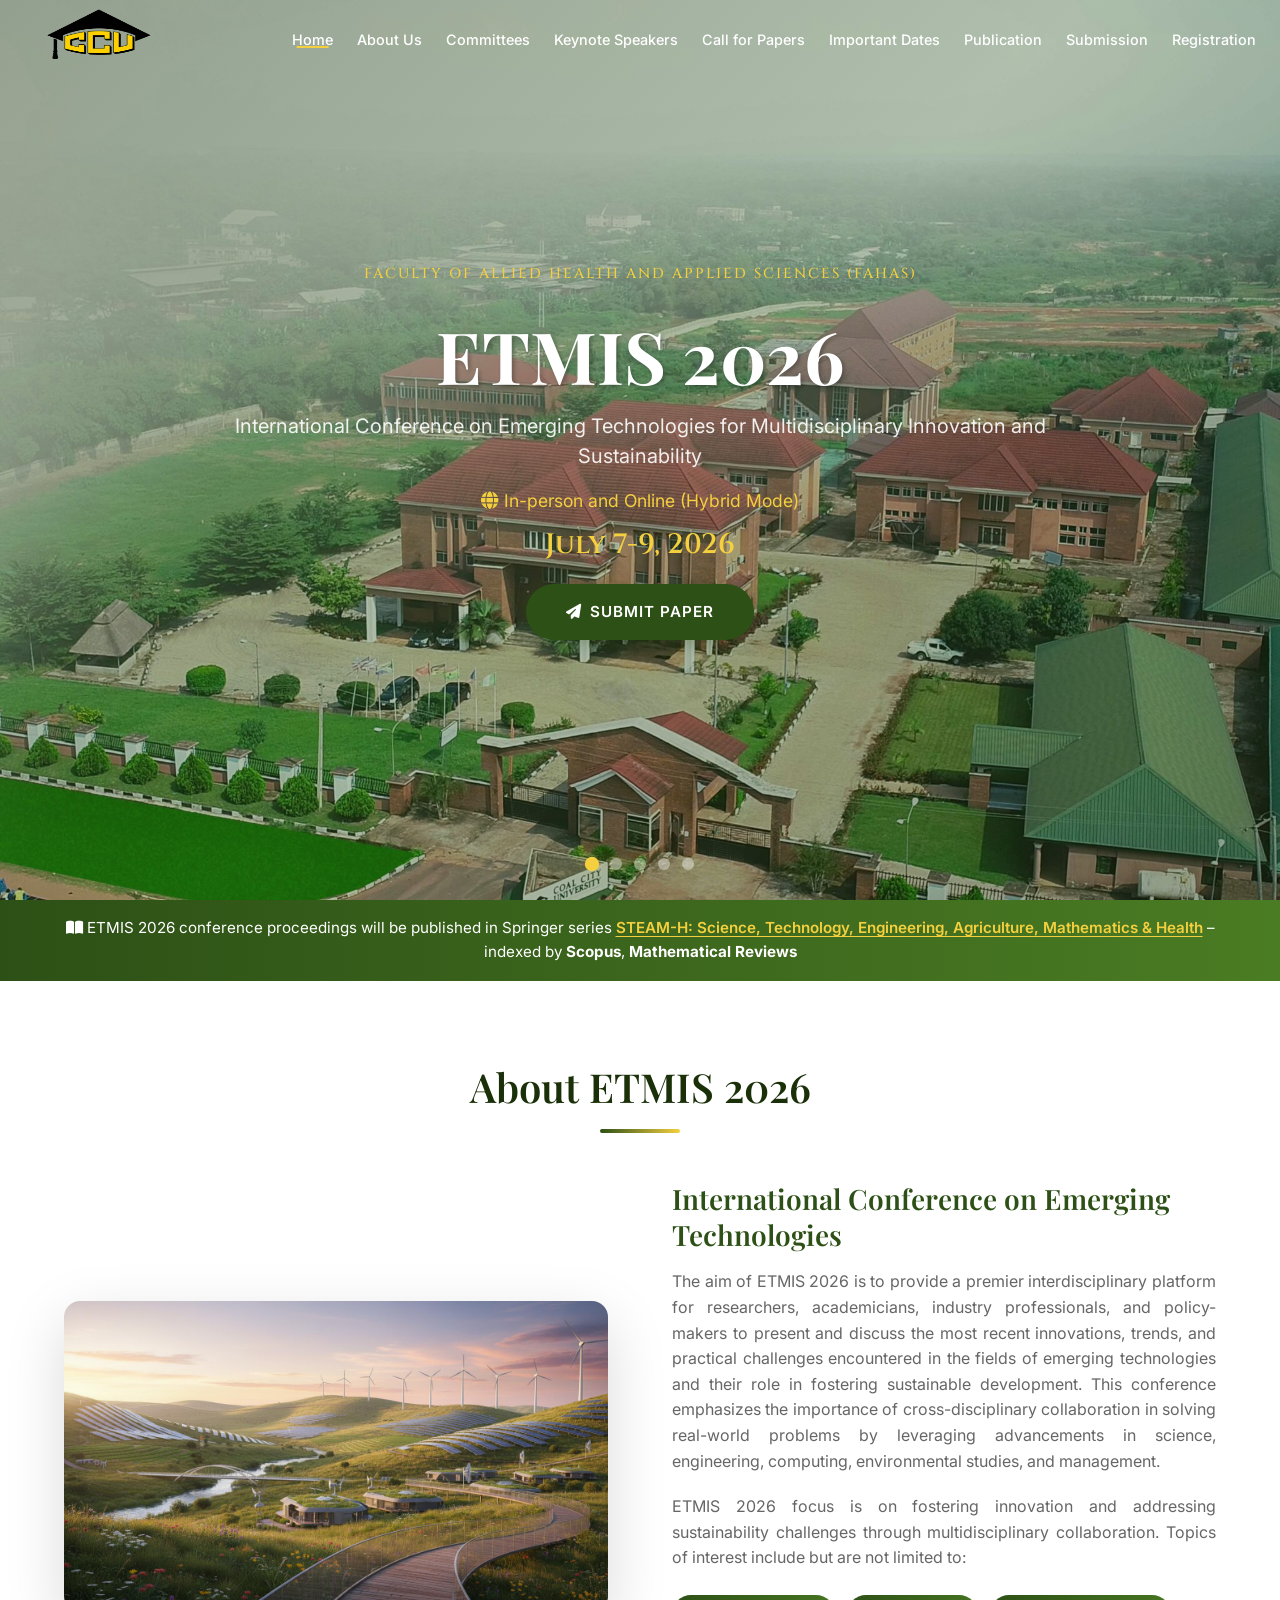
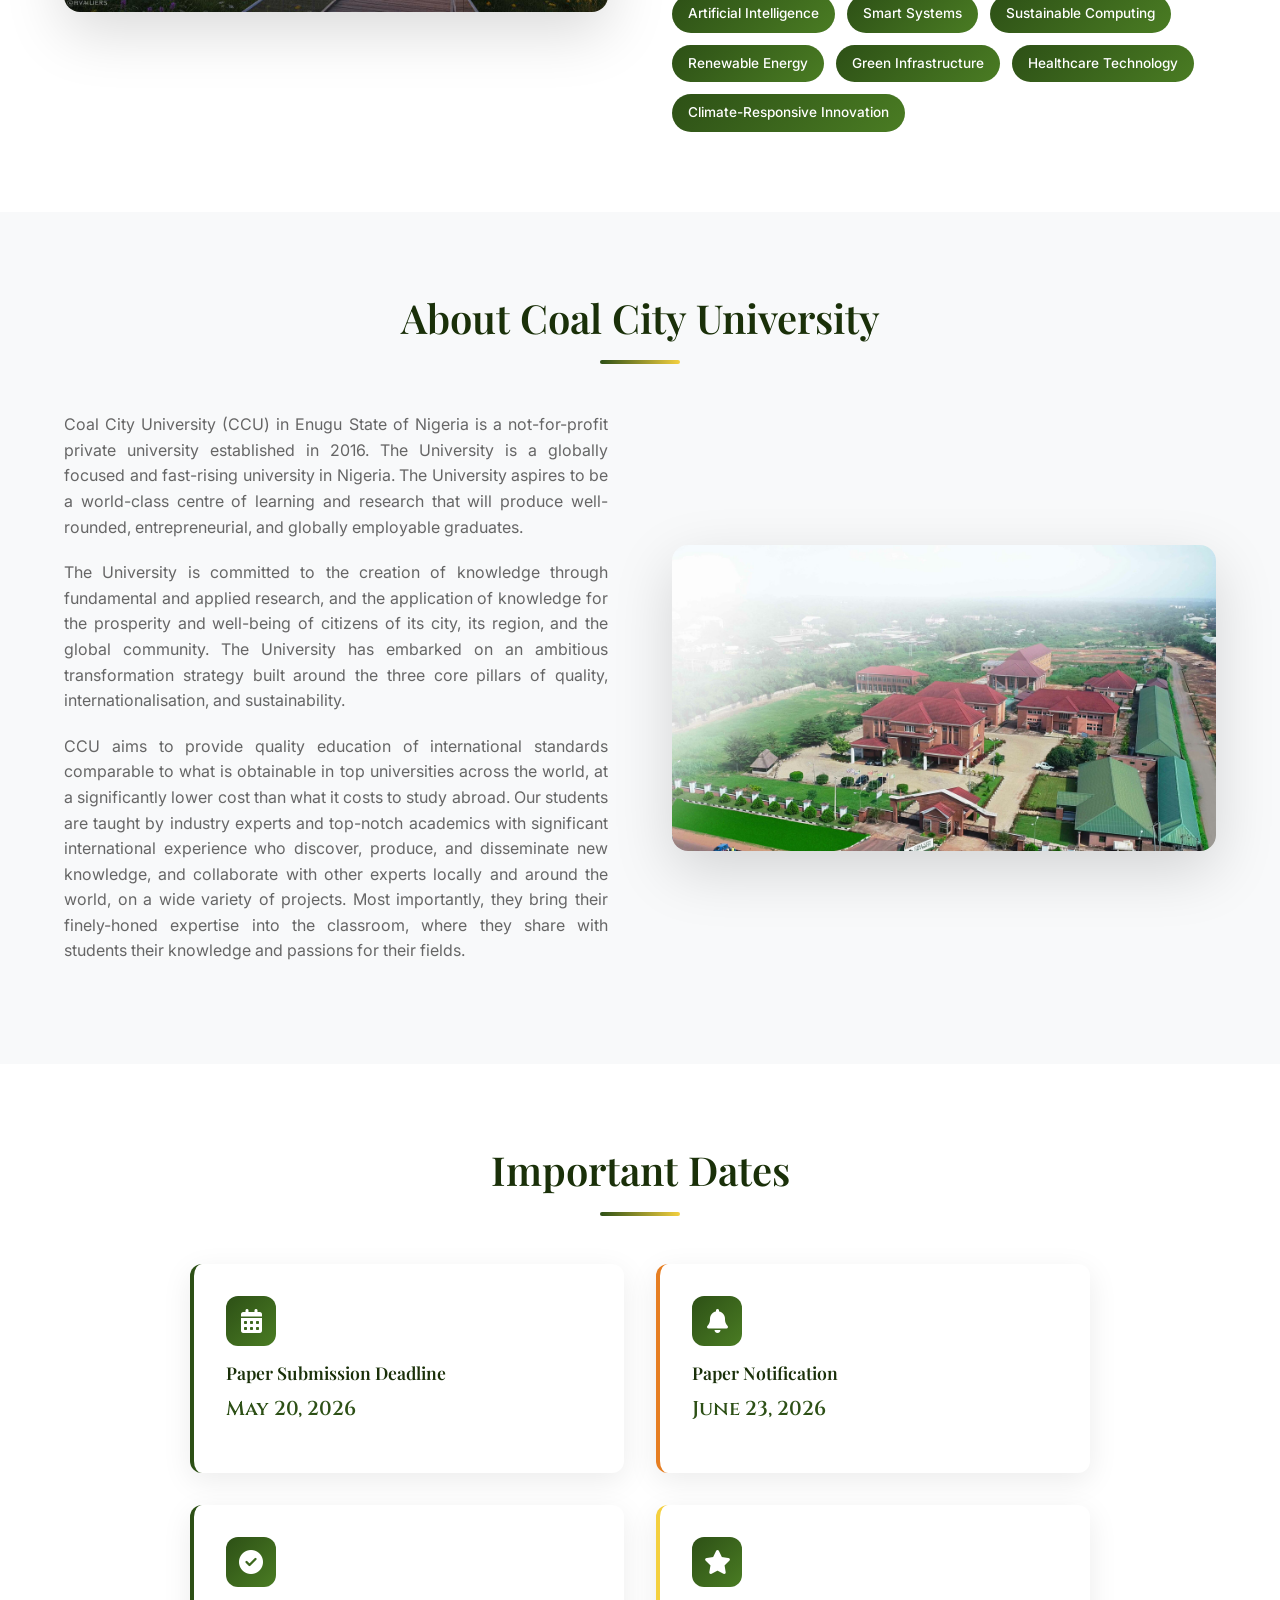
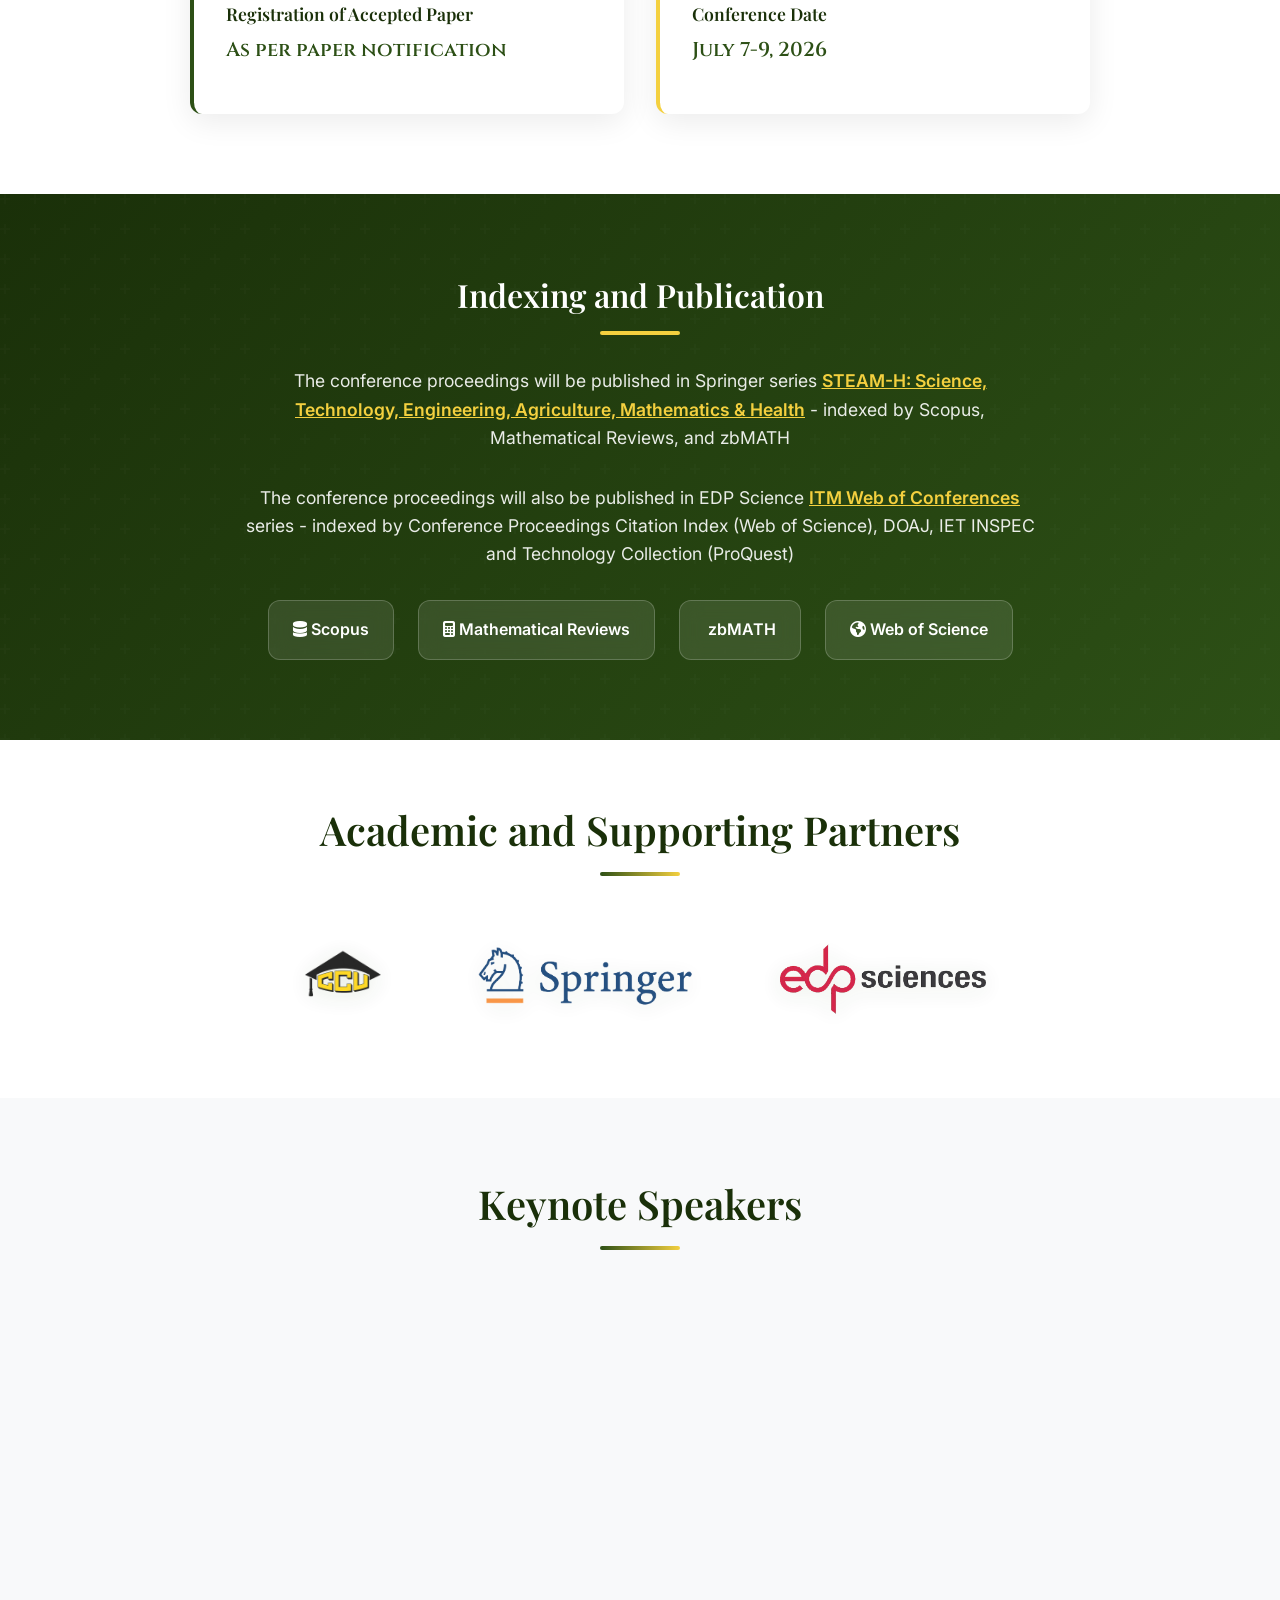
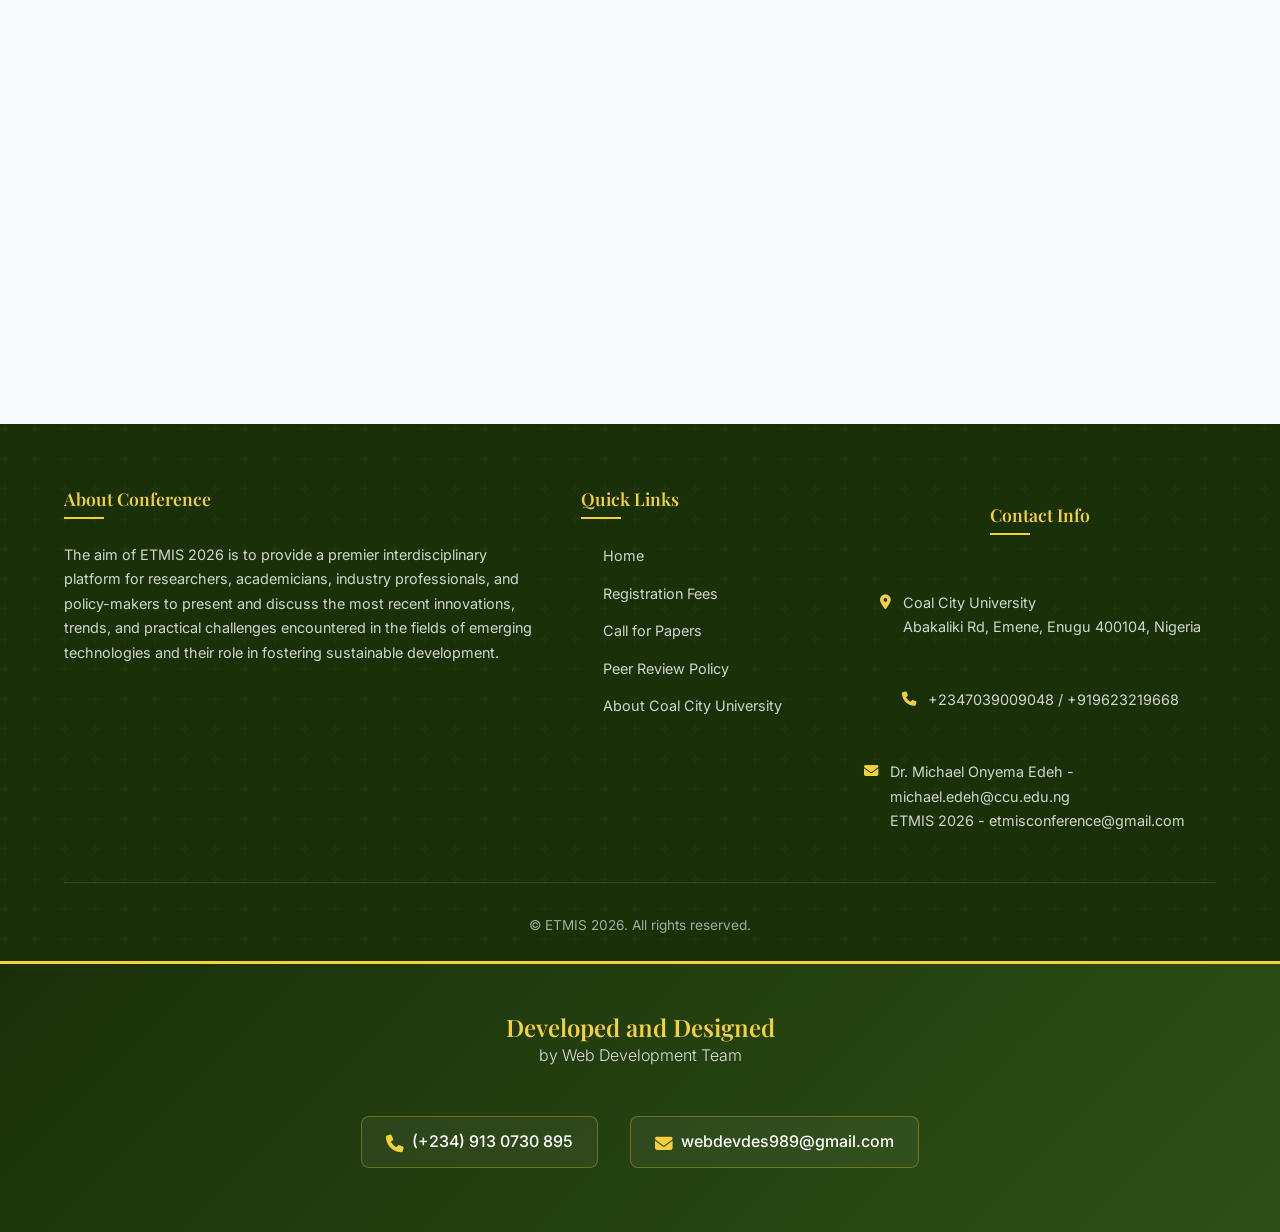
<file: index.html>
<!DOCTYPE html>
<html lang="en">
<head>
    <meta charset="UTF-8">
    <meta name="viewport" content="width=device-width, initial-scale=1.0">
    <meta name="description" content="ETMIS 2026 - International Conference on Emerging Technologies for Multidisciplinary Innovation and Sustainability at Coal City University, Enugu, Nigeria">
    <meta name="keywords" content="ETMIS 2026, Conference, Emerging Technologies, Sustainability, Coal City University, Nigeria">
    <title>ETMIS 2026 - International Conference on Emerging Technologies</title>
    
    <!-- Google Fonts -->
    <link rel="preconnect" href="https://fonts.googleapis.com">
    <link rel="preconnect" href="https://fonts.gstatic.com" crossorigin>
    <link href="https://fonts.googleapis.com/css2?family=Cinzel:wght@400;500;600;700&family=Inter:wght@300;400;500;600;700&family=Playfair+Display:wght@400;500;600;700&display=swap" rel="stylesheet">
    
    <!-- Font Awesome -->
    <link rel="stylesheet" href="https://cdnjs.cloudflare.com/ajax/libs/font-awesome/6.4.0/css/all.min.css">
    
    <!-- Custom CSS -->
    <link rel="stylesheet" href="css/style.css">
</head>
<body>
    <!-- Navigation -->
    <nav class="navbar">
        <div class="navbar-container">
            <a href="index.html" class="navbar-brand">
                <img src="images/logo5.png" alt="Coal City University Logo" class="logo">
            </a>
            
            <ul class="navbar-nav">
                <li class="nav-item"><a href="index.html" class="nav-link active">Home</a></li>
                <li class="nav-item"><a href="about-us.html" class="nav-link">About Us</a></li>
                <li class="nav-item"><a href="committees.html" class="nav-link">Committees</a></li>
                <li class="nav-item"><a href="speakers.html" class="nav-link">Keynote Speakers</a></li>
                <li class="nav-item"><a href="callforpapers.html" class="nav-link">Call for Papers</a></li>
                <li class="nav-item"><a href="importantdates.html" class="nav-link">Important Dates</a></li>
                <li class="nav-item"><a href="publication.html" class="nav-link">Publication</a></li>
                <li class="nav-item"><a href="submission.html" class="nav-link">Submission</a></li>
                <li class="nav-item"><a href="registration.html" class="nav-link">Registration</a></li>
            </ul>
            
            <div class="menu-toggle">
                <span></span>
                <span></span>
                <span></span>
            </div>
        </div>
    </nav>

    <!-- Hero Section -->
    <section class="hero">
        <div class="hero-slider">
            <div class="hero-slide active">
                <img src="images/ccuimg.jpg" alt="Coal City University Campus">
            </div>
            <div class="hero-slide">
                <img src="images/ccuimg2.jpg" alt="Emerging Technologies">
            </div>
            <div class="hero-slide">
                <img src="images/ccuimg3.webp" alt="Emerging Technologies">
            </div>
            <div class="hero-slide">
                <img src="images/hero-slide-1.jpg" alt="Coal City University Campus">
            </div>
            <div class="hero-slide">
                <img src="images/hero-slide-2.jpg" alt="Emerging Technologies">
            </div>
        </div>
        <div class="hero-overlay"></div>
        
        <div class="hero-content">
            <span class="hero-badge">Faculty of Allied Health and Applied Sciences (FAHAS)</span>
            <h1 class="hero-title">ETMIS 2026</h1>
            <p class="hero-subtitle">International Conference on Emerging Technologies for Multidisciplinary Innovation and Sustainability</p>
            <p class="hero-mode"><i class="fas fa-globe"></i> In-person and Online (Hybrid Mode)</p>
            <p class="hero-date">July 7-9, 2026</p>
            <a href="https://cmt3.research.microsoft.com/ETMIS2025" class="btn btn-primary" target="_blank">
                <i class="fas fa-paper-plane"></i> Submit Paper
            </a>
        </div>
        
        <div class="slider-dots">
            <span class="slider-dot active" data-slide="0"></span>
            <span class="slider-dot" data-slide="1"></span>
            <span class="slider-dot" data-slide="2"></span>
            <span class="slider-dot" data-slide="3"></span>
            <span class="slider-dot" data-slide="4"></span>
        </div>
    </section>

    <!-- Announcement Bar -->
    <div class="announcement-bar">
        <div class="container">
            <p>
                <i class="fas fa-book-open"></i> 
                ETMIS 2026 conference proceedings will be published in Springer series 
                <a href="https://link.springer.com/series/15560" target="_blank">STEAM-H: Science, Technology, Engineering, Agriculture, Mathematics & Health</a> 
                – indexed by <strong>Scopus</strong>, <strong>Mathematical Reviews</strong>
            </p>
        </div>
    </div>

    <!-- About ETMIS Section -->
    <section class="section" id="about-etmis">
        <div class="container">
            <h2 class="section-title scroll-reveal">About ETMIS 2026</h2>
            
            <div class="about-grid">
                <div class="about-image scroll-reveal-left tilt-card">
                    <img src="images/hero-slide-3.jpg" alt="ETMIS Conference">
                </div>
                
                <div class="about-content scroll-reveal-right">
                    <h3>International Conference on Emerging Technologies</h3>
                    <p>
                        The aim of ETMIS 2026 is to provide a premier interdisciplinary platform for researchers, academicians, industry professionals, and policy-makers to present and discuss the most recent innovations, trends, and practical challenges encountered in the fields of emerging technologies and their role in fostering sustainable development. This conference emphasizes the importance of cross-disciplinary collaboration in solving real-world problems by leveraging advancements in science, engineering, computing, environmental studies, and management.
                    </p>
                    <p>
                        ETMIS 2026 focus is on fostering innovation and addressing sustainability challenges through multidisciplinary collaboration. Topics of interest include but are not limited to:
                    </p>
                    
                    <div class="topic-tags">
                        <span class="topic-tag">Artificial Intelligence</span>
                        <span class="topic-tag">Smart Systems</span>
                        <span class="topic-tag">Sustainable Computing</span>
                        <span class="topic-tag">Renewable Energy</span>
                        <span class="topic-tag">Green Infrastructure</span>
                        <span class="topic-tag">Healthcare Technology</span>
                        <span class="topic-tag">Climate-Responsive Innovation</span>
                    </div>
                </div>
            </div>
        </div>
    </section>

    <!-- About Coal City University Section -->
    <section class="section section-light" id="about-ccu">
        <div class="container">
            <h2 class="section-title scroll-reveal">About Coal City University</h2>
            
            <div class="about-grid">
                <div class="about-content scroll-reveal-left">
                    <p>
                        Coal City University (CCU) in Enugu State of Nigeria is a not-for-profit private university established in 2016. The University is a globally focused and fast-rising university in Nigeria. The University aspires to be a world-class centre of learning and research that will produce well-rounded, entrepreneurial, and globally employable graduates.
                    </p>
                    <p>
                        The University is committed to the creation of knowledge through fundamental and applied research, and the application of knowledge for the prosperity and well-being of citizens of its city, its region, and the global community. The University has embarked on an ambitious transformation strategy built around the three core pillars of quality, internationalisation, and sustainability.
                    </p>
                    <p>
                        CCU aims to provide quality education of international standards comparable to what is obtainable in top universities across the world, at a significantly lower cost than what it costs to study abroad. Our students are taught by industry experts and top-notch academics with significant international experience who discover, produce, and disseminate new knowledge, and collaborate with other experts locally and around the world, on a wide variety of projects. Most importantly, they bring their finely-honed expertise into the classroom, where they share with students their knowledge and passions for their fields.
                    </p>
                </div>
                
                <div class="about-image scroll-reveal-right tilt-card">
                    <img src="images/ccuimg.jpg" alt="Coal City University Campus">
                </div>
            </div>
        </div>
    </section>

    <!-- Important Dates Section -->
    <section class="section" id="important-dates">
        <div class="container">
            <h2 class="section-title scroll-reveal">Important Dates</h2>
            
            <div class="dates-container">
                <div class="date-card scroll-reveal stagger-1">
                    <div class="date-icon">
                        <i class="fas fa-calendar-alt"></i>
                    </div>
                    <h4 class="date-title">Paper Submission Deadline</h4>
                    <p class="date-value">May 20, 2026</p>
                </div>
                
                <div class="date-card highlight scroll-reveal stagger-2">
                    <div class="date-icon">
                        <i class="fas fa-bell"></i>
                    </div>
                    <h4 class="date-title">Paper Notification</h4>
                    <p class="date-value">June 23, 2026</p>
                </div>
                
                <div class="date-card scroll-reveal stagger-3">
                    <div class="date-icon">
                        <i class="fas fa-check-circle"></i>
                    </div>
                    <h4 class="date-title">Registration of Accepted Paper</h4>
                    <p class="date-value">As per paper notification</p>
                </div>
                
                <div class="date-card conference scroll-reveal stagger-4">
                    <div class="date-icon">
                        <i class="fas fa-star"></i>
                    </div>
                    <h4 class="date-title">Conference Date</h4>
                    <p class="date-value">July 7-9, 2026</p>
                </div>
            </div>
        </div>
    </section>

    <!-- Indexing & Publication Section -->
    <section class="indexing-section" id="publication">
        <div class="container">
            <div class="indexing-content">
                <h2 class="section-title indexing-title scroll-reveal">Indexing and Publication</h2>
                
                <p class="indexing-text scroll-reveal">
                    The conference proceedings will be published in Springer series 
                    <a href="https://link.springer.com/series/15560" target="_blank">STEAM-H: Science, Technology, Engineering, Agriculture, Mathematics & Health</a> 
                    - indexed by Scopus, Mathematical Reviews, and zbMATH
                </p>
                
                <p class="indexing-text scroll-reveal">
                    The conference proceedings will also be published in EDP Science 
                    <a href="https://www.itm-conferences.org/" target="_blank">ITM Web of Conferences</a> 
                    series - indexed by Conference Proceedings Citation Index (Web of Science), DOAJ, IET INSPEC and Technology Collection (ProQuest)
                </p>
                
                <div class="indexing-badges scroll-reveal">
                    <div class="indexing-badge">
                        <i class="fas fa-database"></i> Scopus
                    </div>
                    <div class="indexing-badge">
                        <i class="fas fa-calculator"></i> Mathematical Reviews
                    </div>
                    <div class="indexing-badge">
                        <i class="fas fa-function"></i> zbMATH
                    </div>
                    <div class="indexing-badge">
                        <i class="fas fa-globe-americas"></i> Web of Science
                    </div>
                </div>
            </div>
        </div>
    </section>

    <!-- Partners Section -->
    <section class="partners-section">
        <div class="container">
            <h2 class="section-title scroll-reveal">Academic and Supporting Partners</h2>
            
            <div class="partners-grid scroll-reveal">
                <img src="images/logo5.png" alt="Coal City University" class="partner-logo">
                <img src="images/springer.png" alt="Springer" class="partner-logo">
                <img src="images/edpscience.png" alt="EDP Sciences" class="partner-logo">
            </div>
        </div>
    </section>

    <!-- Keynote Speakers Section -->
    <section class="section section-light" id="speakers">
        <div class="container">
            <h2 class="section-title scroll-reveal">Keynote Speakers</h2>
            
            <div class="speakers-grid">
                <div class="speaker-card scroll-reveal stagger-1">
                    <div class="speaker-image">
                        <img src="images/dr-kc-santosh.jpg" alt="Prof. KC Santosh">
                        <div class="speaker-overlay"></div>
                    </div>
                    <div class="speaker-info">
                        <h4 class="speaker-name">Prof. KC Santosh</h4>
                        <p class="speaker-title">Chair, Computer Science Department</p>
                        <p class="speaker-affiliation">University of South Dakota, USA</p>
                    </div>
                </div>
                
                <div class="speaker-card scroll-reveal stagger-2">
                    <div class="speaker-image">
                        <img src="images/prof-celestine-iwendi.jpg" alt="Prof. Celestine Iwendi">
                        <div class="speaker-overlay"></div>
                    </div>
                    <div class="speaker-info">
                        <h4 class="speaker-name">Prof. Celestine Iwendi</h4>
                        <p class="speaker-title">Head, Centre of Artificial Intelligence of Things</p>
                        <p class="speaker-affiliation">Greater Manchester University, United Kingdom</p>
                    </div>
                </div>
                
                <div class="speaker-card scroll-reveal stagger-3">
                    <div class="speaker-image">
                        <img src="images/prof-tarun.jpg" alt="Prof. Tarun K. Sharma">
                        <div class="speaker-overlay"></div>
                    </div>
                    <div class="speaker-info">
                        <h4 class="speaker-name">Prof. Tarun K. Sharma</h4>
                        <p class="speaker-title">Professor</p>
                        <p class="speaker-affiliation">Shobhit University, Meerut, India</p>
                    </div>
                </div>
            </div>
        </div>
    </section>

    <!-- Footer -->
    <footer class="footer">
        <div class="container">
            <div class="footer-grid">
                <div class="footer-section">
                    <h4>About Conference</h4>
                    <p>
                        The aim of ETMIS 2026 is to provide a premier interdisciplinary platform for researchers, academicians, industry professionals, and policy-makers to present and discuss the most recent innovations, trends, and practical challenges encountered in the fields of emerging technologies and their role in fostering sustainable development.
                    </p>
                </div>
                
                <div class="footer-section">
                    <h4>Quick Links</h4>
                    <ul class="footer-links">
                        <li><a href="index.html">Home</a></li>
                        <li><a href="registration.html">Registration Fees</a></li>
                        <li><a href="callforpapers.html">Call for Papers</a></li>
                        <li><a href="peerreview.html">Peer Review Policy</a></li>
                        <li><a href="https://ccu.edu.ng/" target="_blank">About Coal City University</a></li>
                    </ul>
                </div>
                
                <div class="footer-section footer-contact">
                    <h4>Contact Info</h4>
                    <p>
                        <i class="fas fa-map-marker-alt"></i>
                        <span>Coal City University<br>Abakaliki Rd, Emene, Enugu 400104, Nigeria</span>
                    </p>
                    <p>
                        <i class="fas fa-phone"></i>
                        <span>+2347039009048 / +919623219668</span>
                    </p>
                    <p>
                        <i class="fas fa-envelope"></i>
                        <span>
                            Dr. Michael Onyema Edeh - <a href="mailto:michael.edeh@ccu.edu.ng">michael.edeh@ccu.edu.ng</a><br>
                            ETMIS 2026 - <a href="mailto:etmisconference@gmail.com">etmisconference@gmail.com</a>
                        </span>
                    </p>
                </div>
            </div>
            
            <div class="footer-bottom">
                <p>&copy; ETMIS 2026. All rights reserved.</p>
            </div>
        </div>
    </footer>

    <!-- New Modern Footer -->
    <footer class="modern-footer">
        <div class="container">
            <div class="footer-content">
                <div>
                    <h3 class="footer-title">Developed and Designed</h3>
                    <p class="footer-subtitle">by Web Development Team</p>
                </div>

                <div class="footer-contact">
                    <div class="contact-item" title="Click to copy">
                        <i class="fas fa-phone"></i>
                        <a href="tel:+2349130730895">(+234) 913 0730 895</a>
                        <span class="copy-feedback">Copied!</span>
                    </div>

                    <div class="contact-item" title="Click to copy">
                        <i class="fas fa-envelope"></i>
                        <a href="mailto:webdevdes989@gmail.com">webdevdes989@gmail.com</a>
                        <span class="copy-feedback">Copied!</span>
                    </div>
                </div>
            </div>
        </div>
    </footer>
    <script src="js/main.js"></script>
</file>
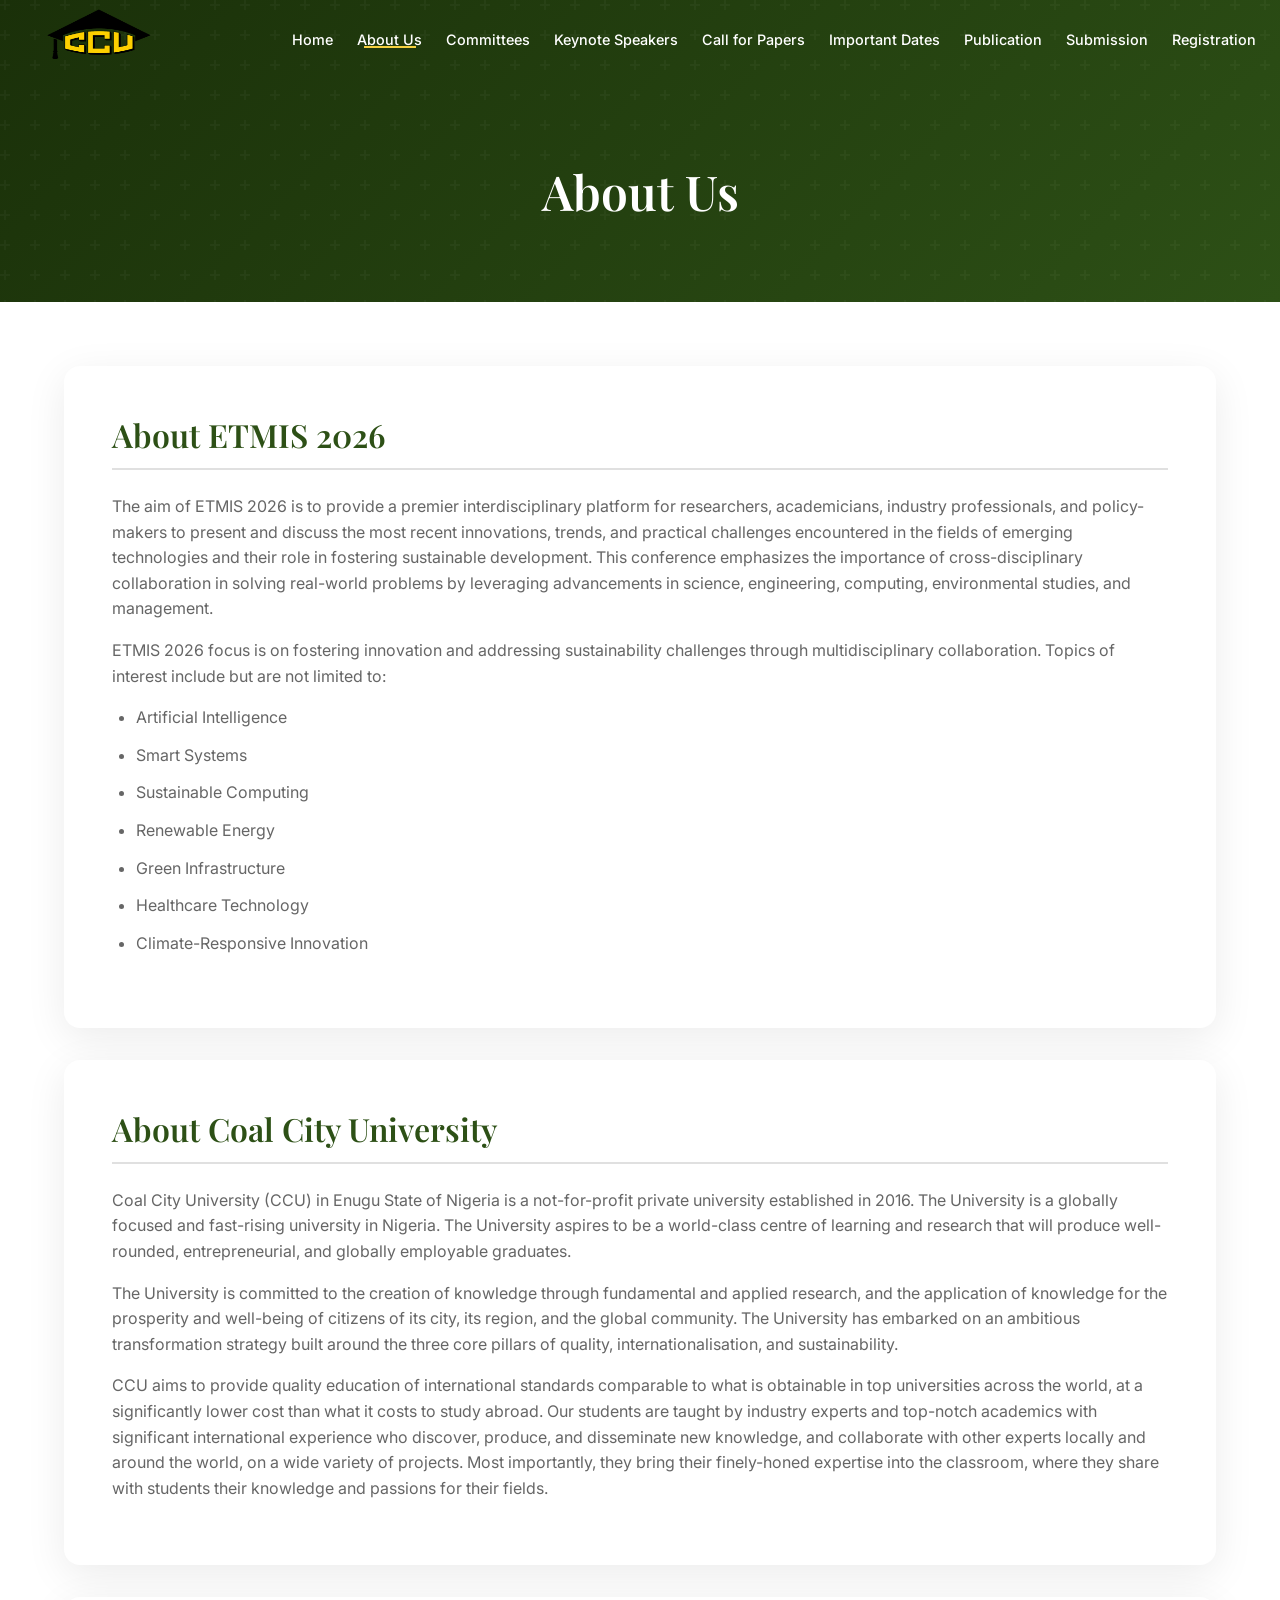
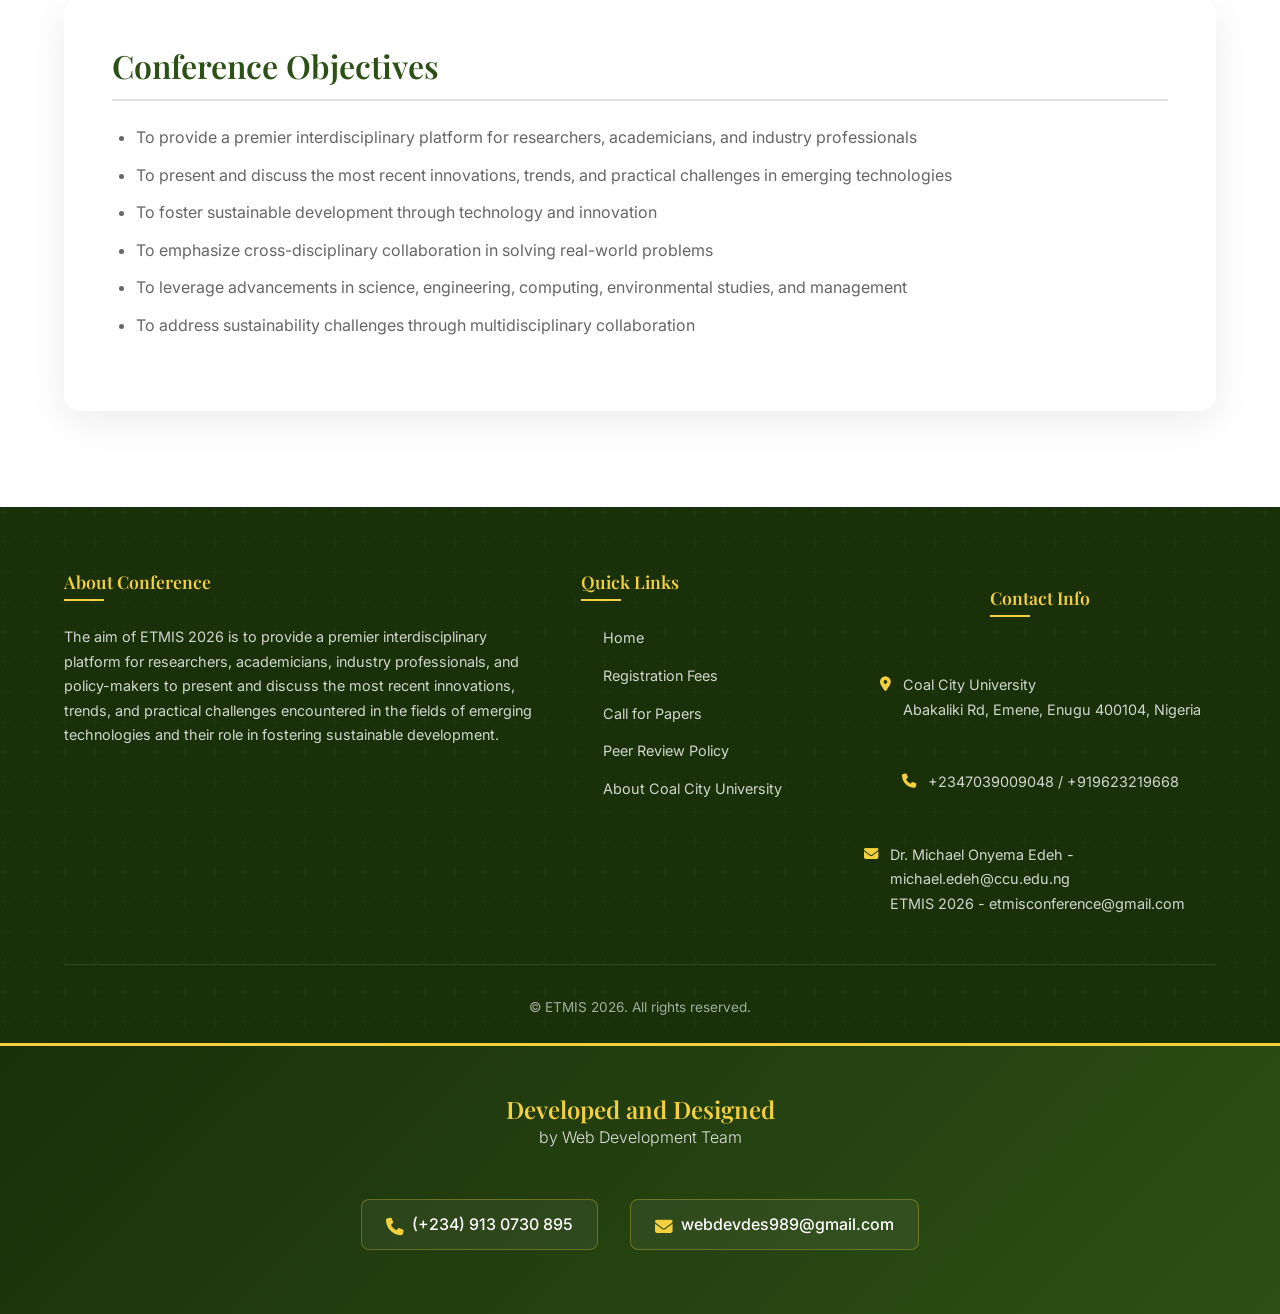
<file: about-us.html>
<!DOCTYPE html>
<html lang="en">
<head>
    <meta charset="UTF-8">
    <meta name="viewport" content="width=device-width, initial-scale=1.0">
    <meta name="description" content="About ETMIS 2026 - International Conference on Emerging Technologies for Multidisciplinary Innovation and Sustainability">
    <title>About Us - ETMIS 2026</title>
    
    <!-- Google Fonts -->
    <link rel="preconnect" href="https://fonts.googleapis.com">
    <link rel="preconnect" href="https://fonts.gstatic.com" crossorigin>
    <link href="https://fonts.googleapis.com/css2?family=Cinzel:wght@400;500;600;700&family=Inter:wght@300;400;500;600;700&family=Playfair+Display:wght@400;500;600;700&display=swap" rel="stylesheet">
    
    <!-- Font Awesome -->
    <link rel="stylesheet" href="https://cdnjs.cloudflare.com/ajax/libs/font-awesome/6.4.0/css/all.min.css">
    
    <!-- Custom CSS -->
    <link rel="stylesheet" href="css/style.css">
</head>
<body>
    <!-- Navigation -->
    <nav class="navbar">
        <div class="navbar-container">
            <a href="index.html" class="navbar-brand">
                <img src="images/logo5.png" alt="Coal City University Logo" class="logo">
            </a>
            
            <ul class="navbar-nav">
                <li class="nav-item"><a href="index.html" class="nav-link">Home</a></li>
                <li class="nav-item"><a href="about-us.html" class="nav-link active">About Us</a></li>
                <li class="nav-item"><a href="committees.html" class="nav-link">Committees</a></li>
                <li class="nav-item"><a href="speakers.html" class="nav-link">Keynote Speakers</a></li>
                <li class="nav-item"><a href="callforpapers.html" class="nav-link">Call for Papers</a></li>
                <li class="nav-item"><a href="importantdates.html" class="nav-link">Important Dates</a></li>
                <li class="nav-item"><a href="publication.html" class="nav-link">Publication</a></li>
                <li class="nav-item"><a href="submission.html" class="nav-link">Submission</a></li>
                <li class="nav-item"><a href="registration.html" class="nav-link">Registration</a></li>
            </ul>
            
            <div class="menu-toggle">
                <span></span>
                <span></span>
                <span></span>
            </div>
        </div>
    </nav>

    <!-- Page Header -->
    <header class="page-header">
        <div class="container">
            <h1 class="page-title">About Us</h1>
        </div>
    </header>

    <!-- About ETMIS Section -->
    <section class="content-section">
        <div class="container">
            <div class="content-box scroll-reveal">
                <h3>About ETMIS 2026</h3>
                <p>
                    The aim of ETMIS 2026 is to provide a premier interdisciplinary platform for researchers, academicians, industry professionals, and policy-makers to present and discuss the most recent innovations, trends, and practical challenges encountered in the fields of emerging technologies and their role in fostering sustainable development. This conference emphasizes the importance of cross-disciplinary collaboration in solving real-world problems by leveraging advancements in science, engineering, computing, environmental studies, and management.
                </p>
                <p>
                    ETMIS 2026 focus is on fostering innovation and addressing sustainability challenges through multidisciplinary collaboration. Topics of interest include but are not limited to:
                </p>
                <ul>
                    <li>Artificial Intelligence</li>
                    <li>Smart Systems</li>
                    <li>Sustainable Computing</li>
                    <li>Renewable Energy</li>
                    <li>Green Infrastructure</li>
                    <li>Healthcare Technology</li>
                    <li>Climate-Responsive Innovation</li>
                </ul>
            </div>

            <div class="content-box scroll-reveal">
                <h3>About Coal City University</h3>
                <p>
                    Coal City University (CCU) in Enugu State of Nigeria is a not-for-profit private university established in 2016. The University is a globally focused and fast-rising university in Nigeria. The University aspires to be a world-class centre of learning and research that will produce well-rounded, entrepreneurial, and globally employable graduates.
                </p>
                <p>
                    The University is committed to the creation of knowledge through fundamental and applied research, and the application of knowledge for the prosperity and well-being of citizens of its city, its region, and the global community. The University has embarked on an ambitious transformation strategy built around the three core pillars of quality, internationalisation, and sustainability.
                </p>
                <p>
                    CCU aims to provide quality education of international standards comparable to what is obtainable in top universities across the world, at a significantly lower cost than what it costs to study abroad. Our students are taught by industry experts and top-notch academics with significant international experience who discover, produce, and disseminate new knowledge, and collaborate with other experts locally and around the world, on a wide variety of projects. Most importantly, they bring their finely-honed expertise into the classroom, where they share with students their knowledge and passions for their fields.
                </p>
            </div>

            <div class="content-box scroll-reveal">
                <h3>Conference Objectives</h3>
                <ul>
                    <li>To provide a premier interdisciplinary platform for researchers, academicians, and industry professionals</li>
                    <li>To present and discuss the most recent innovations, trends, and practical challenges in emerging technologies</li>
                    <li>To foster sustainable development through technology and innovation</li>
                    <li>To emphasize cross-disciplinary collaboration in solving real-world problems</li>
                    <li>To leverage advancements in science, engineering, computing, environmental studies, and management</li>
                    <li>To address sustainability challenges through multidisciplinary collaboration</li>
                </ul>
            </div>
        </div>
    </section>

    <!-- Footer -->
    <footer class="footer">
        <div class="container">
            <div class="footer-grid">
                <div class="footer-section">
                    <h4>About Conference</h4>
                    <p>
                        The aim of ETMIS 2026 is to provide a premier interdisciplinary platform for researchers, academicians, industry professionals, and policy-makers to present and discuss the most recent innovations, trends, and practical challenges encountered in the fields of emerging technologies and their role in fostering sustainable development.
                    </p>
                </div>
                
                <div class="footer-section">
                    <h4>Quick Links</h4>
                    <ul class="footer-links">
                        <li><a href="index.html">Home</a></li>
                        <li><a href="registration.html">Registration Fees</a></li>
                        <li><a href="callforpapers.html">Call for Papers</a></li>
                        <li><a href="peerreview.html">Peer Review Policy</a></li>
                        <li><a href="https://ccu.edu.ng/" target="_blank">About Coal City University</a></li>
                    </ul>
                </div>
                
                <div class="footer-section footer-contact">
                    <h4>Contact Info</h4>
                    <p>
                        <i class="fas fa-map-marker-alt"></i>
                        <span>Coal City University<br>Abakaliki Rd, Emene, Enugu 400104, Nigeria</span>
                    </p>
                    <p>
                        <i class="fas fa-phone"></i>
                        <span>+2347039009048 / +919623219668</span>
                    </p>
                    <p>
                        <i class="fas fa-envelope"></i>
                        <span>
                            Dr. Michael Onyema Edeh - <a href="mailto:michael.edeh@ccu.edu.ng">michael.edeh@ccu.edu.ng</a><br>
                            ETMIS 2026 - <a href="mailto:etmisconference@gmail.com">etmisconference@gmail.com</a>
                        </span>
                    </p>
                </div>
            </div>
            
            <div class="footer-bottom">
                <p>&copy; ETMIS 2026. All rights reserved.</p>
            </div>
        </div>
    </footer>

    <!-- New Modern Footer -->
    <footer class="modern-footer">
        <div class="container">
            <div class="footer-content">
                <div>
                    <h3 class="footer-title">Developed and Designed</h3>
                    <p class="footer-subtitle">by Web Development Team</p>
                </div>

                <div class="footer-contact">
                    <div class="contact-item" title="Click to copy">
                        <i class="fas fa-phone"></i>
                        <a href="tel:+2349130730895">(+234) 913 0730 895</a>
                        <span class="copy-feedback">Copied!</span>
                    </div>

                    <div class="contact-item" title="Click to copy">
                        <i class="fas fa-envelope"></i>
                        <a href="mailto:webdevdes989@gmail.com">webdevdes989@gmail.com</a>
                        <span class="copy-feedback">Copied!</span>
                    </div>
                </div>
            </div>
        </div>
    </footer>

    <!-- Custom JavaScript -->
    <script src="js/main.js"></script>
</body>
</html>
</file>
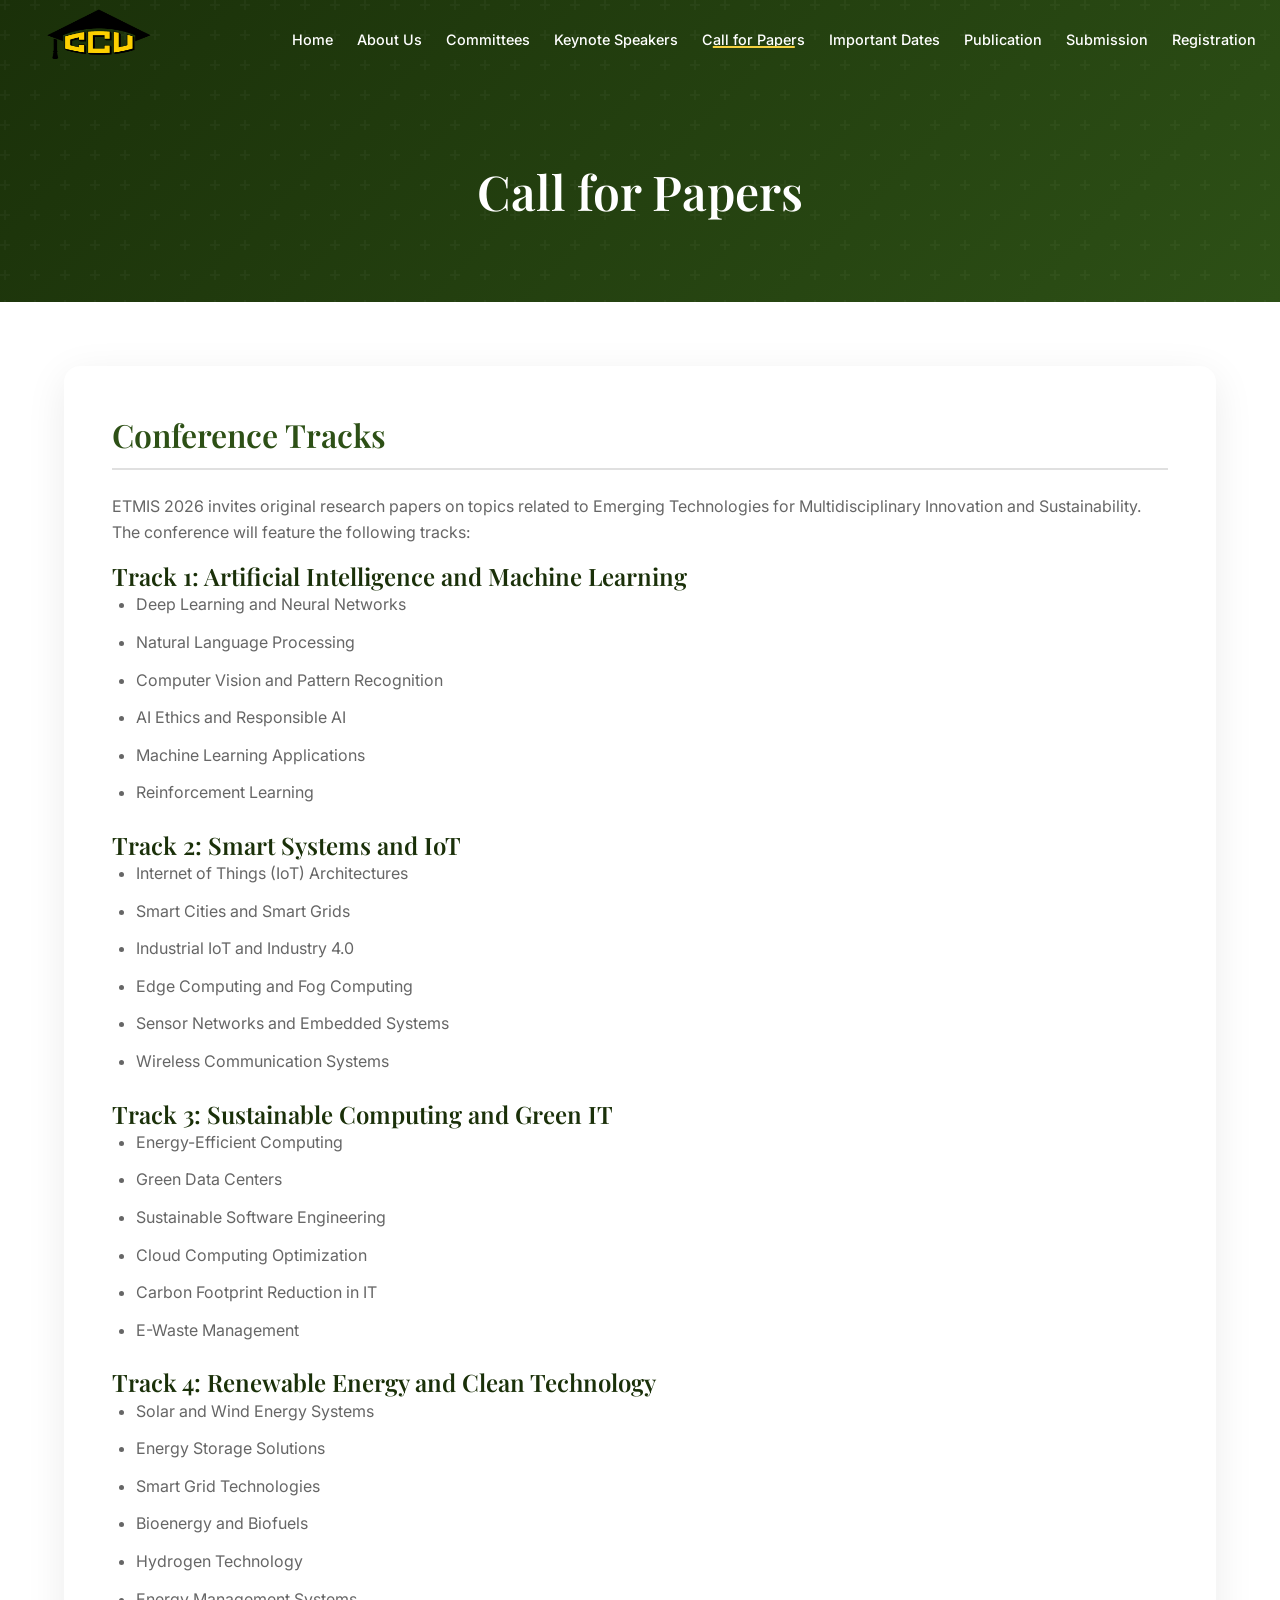
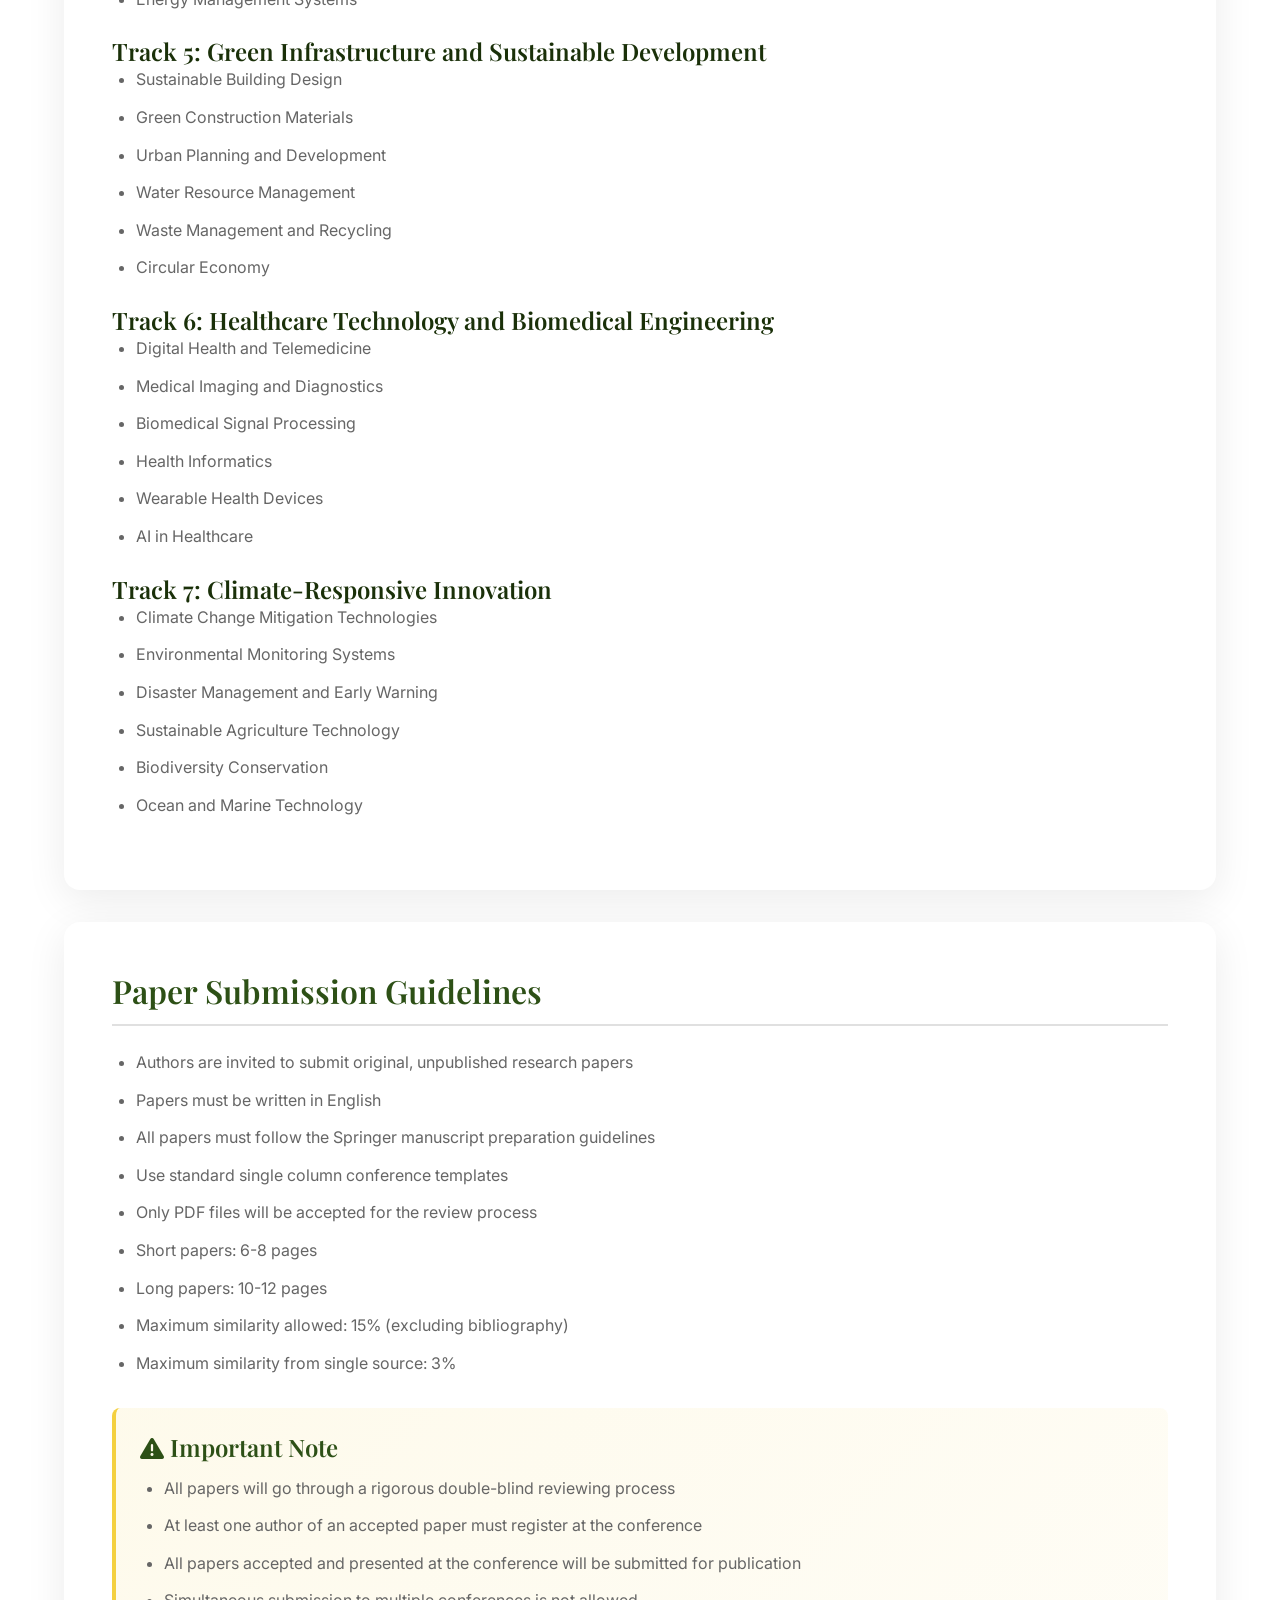
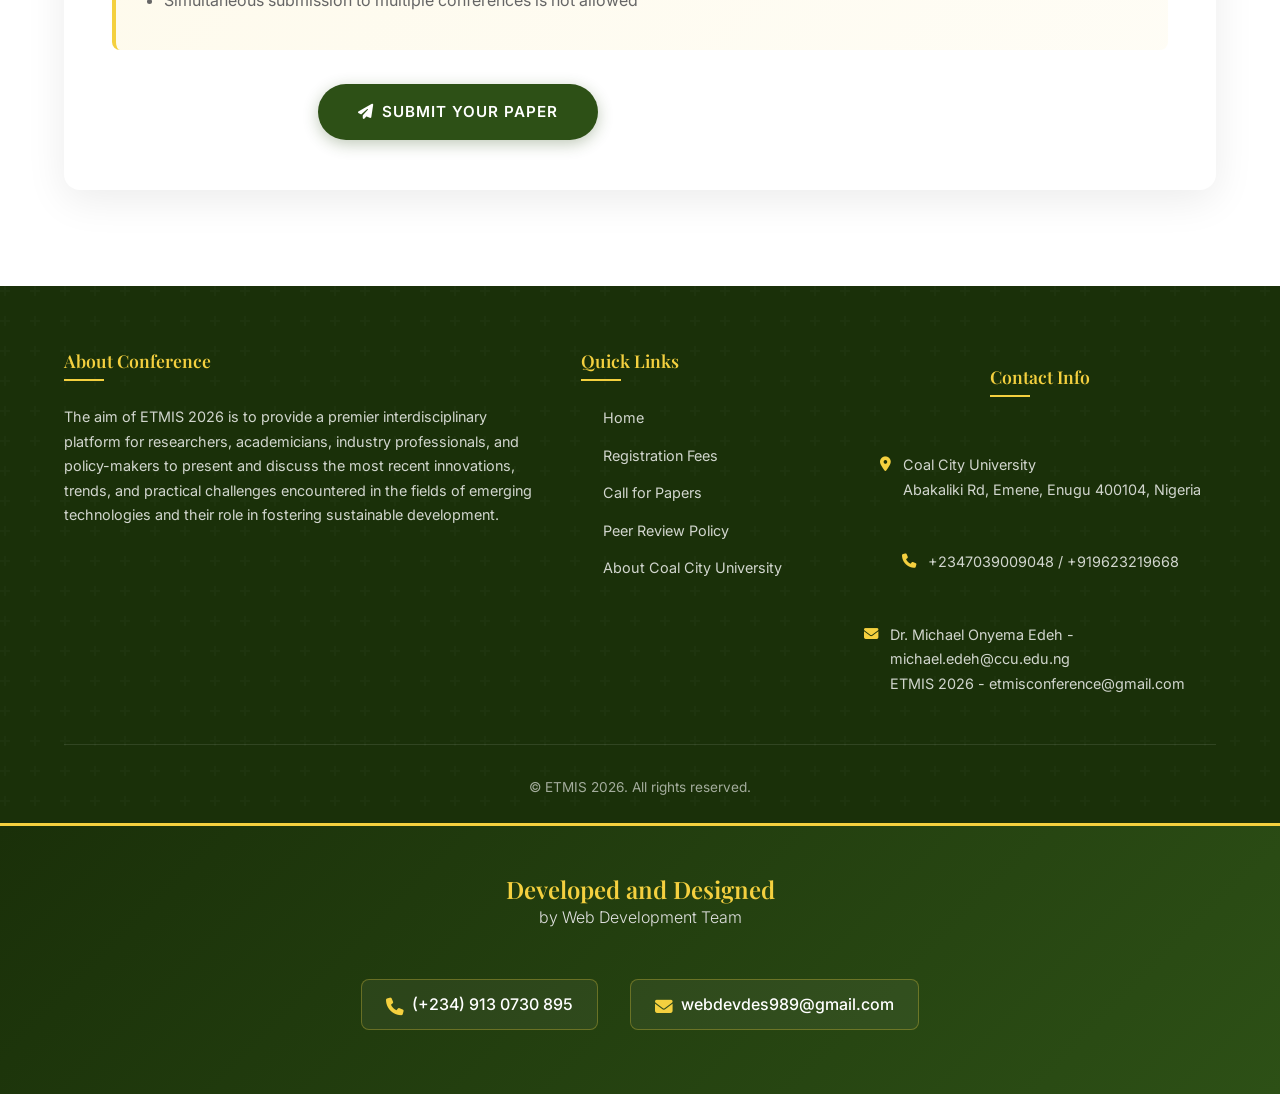
<file: callforpapers.html>
<!DOCTYPE html>
<html lang="en">
<head>
    <meta charset="UTF-8">
    <meta name="viewport" content="width=device-width, initial-scale=1.0">
    <meta name="description" content="ETMIS 2026 Call for Papers - Submit your research on Emerging Technologies for Multidisciplinary Innovation and Sustainability">
    <title>Call for Papers - ETMIS 2026</title>
    
    <!-- Google Fonts -->
    <link rel="preconnect" href="https://fonts.googleapis.com">
    <link rel="preconnect" href="https://fonts.gstatic.com" crossorigin>
    <link href="https://fonts.googleapis.com/css2?family=Cinzel:wght@400;500;600;700&family=Inter:wght@300;400;500;600;700&family=Playfair+Display:wght@400;500;600;700&display=swap" rel="stylesheet">
    
    <!-- Font Awesome -->
    <link rel="stylesheet" href="https://cdnjs.cloudflare.com/ajax/libs/font-awesome/6.4.0/css/all.min.css">
    
    <!-- Custom CSS -->
    <link rel="stylesheet" href="css/style.css">
</head>
<body>
    <!-- Navigation -->
    <nav class="navbar">
        <div class="navbar-container">
            <a href="index.html" class="navbar-brand">
                <img src="images/logo5.png" alt="Coal City University Logo" class="logo">
            </a>
            
            <ul class="navbar-nav">
                <li class="nav-item"><a href="index.html" class="nav-link">Home</a></li>
                <li class="nav-item"><a href="about-us.html" class="nav-link">About Us</a></li>
                <li class="nav-item"><a href="committees.html" class="nav-link">Committees</a></li>
                <li class="nav-item"><a href="speakers.html" class="nav-link">Keynote Speakers</a></li>
                <li class="nav-item"><a href="callforpapers.html" class="nav-link active">Call for Papers</a></li>
                <li class="nav-item"><a href="importantdates.html" class="nav-link">Important Dates</a></li>
                <li class="nav-item"><a href="publication.html" class="nav-link">Publication</a></li>
                <li class="nav-item"><a href="submission.html" class="nav-link">Submission</a></li>
                <li class="nav-item"><a href="registration.html" class="nav-link">Registration</a></li>
            </ul>
            
            <div class="menu-toggle">
                <span></span>
                <span></span>
                <span></span>
            </div>
        </div>
    </nav>

    <!-- Page Header -->
    <header class="page-header">
        <div class="container">
            <h1 class="page-title">Call for Papers</h1>
        </div>
    </header>

    <!-- Call for Papers Content -->
    <section class="content-section">
        <div class="container">
            <div class="content-box scroll-reveal">
                <h3>Conference Tracks</h3>
                <p>
                    ETMIS 2026 invites original research papers on topics related to Emerging Technologies for Multidisciplinary Innovation and Sustainability. The conference will feature the following tracks:
                </p>
                
                <h4>Track 1: Artificial Intelligence and Machine Learning</h4>
                <ul>
                    <li>Deep Learning and Neural Networks</li>
                    <li>Natural Language Processing</li>
                    <li>Computer Vision and Pattern Recognition</li>
                    <li>AI Ethics and Responsible AI</li>
                    <li>Machine Learning Applications</li>
                    <li>Reinforcement Learning</li>
                </ul>
                
                <h4>Track 2: Smart Systems and IoT</h4>
                <ul>
                    <li>Internet of Things (IoT) Architectures</li>
                    <li>Smart Cities and Smart Grids</li>
                    <li>Industrial IoT and Industry 4.0</li>
                    <li>Edge Computing and Fog Computing</li>
                    <li>Sensor Networks and Embedded Systems</li>
                    <li>Wireless Communication Systems</li>
                </ul>
                
                <h4>Track 3: Sustainable Computing and Green IT</h4>
                <ul>
                    <li>Energy-Efficient Computing</li>
                    <li>Green Data Centers</li>
                    <li>Sustainable Software Engineering</li>
                    <li>Cloud Computing Optimization</li>
                    <li>Carbon Footprint Reduction in IT</li>
                    <li>E-Waste Management</li>
                </ul>
                
                <h4>Track 4: Renewable Energy and Clean Technology</h4>
                <ul>
                    <li>Solar and Wind Energy Systems</li>
                    <li>Energy Storage Solutions</li>
                    <li>Smart Grid Technologies</li>
                    <li>Bioenergy and Biofuels</li>
                    <li>Hydrogen Technology</li>
                    <li>Energy Management Systems</li>
                </ul>
                
                <h4>Track 5: Green Infrastructure and Sustainable Development</h4>
                <ul>
                    <li>Sustainable Building Design</li>
                    <li>Green Construction Materials</li>
                    <li>Urban Planning and Development</li>
                    <li>Water Resource Management</li>
                    <li>Waste Management and Recycling</li>
                    <li>Circular Economy</li>
                </ul>
                
                <h4>Track 6: Healthcare Technology and Biomedical Engineering</h4>
                <ul>
                    <li>Digital Health and Telemedicine</li>
                    <li>Medical Imaging and Diagnostics</li>
                    <li>Biomedical Signal Processing</li>
                    <li>Health Informatics</li>
                    <li>Wearable Health Devices</li>
                    <li>AI in Healthcare</li>
                </ul>
                
                <h4>Track 7: Climate-Responsive Innovation</h4>
                <ul>
                    <li>Climate Change Mitigation Technologies</li>
                    <li>Environmental Monitoring Systems</li>
                    <li>Disaster Management and Early Warning</li>
                    <li>Sustainable Agriculture Technology</li>
                    <li>Biodiversity Conservation</li>
                    <li>Ocean and Marine Technology</li>
                </ul>
            </div>
            
            <div class="content-box scroll-reveal">
                <h3>Paper Submission Guidelines</h3>
                <ul>
                    <li>Authors are invited to submit original, unpublished research papers</li>
                    <li>Papers must be written in English</li>
                    <li>All papers must follow the Springer manuscript preparation guidelines</li>
                    <li>Use standard single column conference templates</li>
                    <li>Only PDF files will be accepted for the review process</li>
                    <li>Short papers: 6-8 pages</li>
                    <li>Long papers: 10-12 pages</li>
                    <li>Maximum similarity allowed: 15% (excluding bibliography)</li>
                    <li>Maximum similarity from single source: 3%</li>
                </ul>
                
                <div class="note-box">
                    <h4><i class="fas fa-exclamation-triangle"></i> Important Note</h4>
                    <ul>
                        <li>All papers will go through a rigorous double-blind reviewing process</li>
                        <li>At least one author of an accepted paper must register at the conference</li>
                        <li>All papers accepted and presented at the conference will be submitted for publication</li>
                        <li>Simultaneous submission to multiple conferences is not allowed</li>
                    </ul>
                </div>
                
                <div style="text-align: center; margin-top: 2rem;">
                    <a href="https://cmt3.research.microsoft.com/ETMIS2025" class="btn btn-primary" target="_blank">
                        <i class="fas fa-paper-plane"></i> Submit Your Paper
                    </a>
                    <a href="submission.html" class="btn btn-secondary" style="margin-left: 1rem;">
                        <i class="fas fa-info-circle"></i> More Submission Details
                    </a>
                </div>
            </div>
        </div>
    </section>

    <!-- Footer -->
    <footer class="footer">
        <div class="container">
            <div class="footer-grid">
                <div class="footer-section">
                    <h4>About Conference</h4>
                    <p>
                        The aim of ETMIS 2026 is to provide a premier interdisciplinary platform for researchers, academicians, industry professionals, and policy-makers to present and discuss the most recent innovations, trends, and practical challenges encountered in the fields of emerging technologies and their role in fostering sustainable development.
                    </p>
                </div>
                
                <div class="footer-section">
                    <h4>Quick Links</h4>
                    <ul class="footer-links">
                        <li><a href="index.html">Home</a></li>
                        <li><a href="registration.html">Registration Fees</a></li>
                        <li><a href="callforpapers.html">Call for Papers</a></li>
                        <li><a href="peerreview.html">Peer Review Policy</a></li>
                        <li><a href="https://ccu.edu.ng/" target="_blank">About Coal City University</a></li>
                    </ul>
                </div>
                
                <div class="footer-section footer-contact">
                    <h4>Contact Info</h4>
                    <p>
                        <i class="fas fa-map-marker-alt"></i>
                        <span>Coal City University<br>Abakaliki Rd, Emene, Enugu 400104, Nigeria</span>
                    </p>
                    <p>
                        <i class="fas fa-phone"></i>
                        <span>+2347039009048 / +919623219668</span>
                    </p>
                    <p>
                        <i class="fas fa-envelope"></i>
                        <span>
                            Dr. Michael Onyema Edeh - <a href="mailto:michael.edeh@ccu.edu.ng">michael.edeh@ccu.edu.ng</a><br>
                            ETMIS 2026 - <a href="mailto:etmisconference@gmail.com">etmisconference@gmail.com</a>
                        </span>
                    </p>
                </div>
            </div>
            
            <div class="footer-bottom">
                <p>&copy; ETMIS 2026. All rights reserved.</p>
            </div>
        </div>
    </footer>

    <!-- New Modern Footer -->
    <footer class="modern-footer">
        <div class="container">
            <div class="footer-content">
                <div>
                    <h3 class="footer-title">Developed and Designed</h3>
                    <p class="footer-subtitle">by Web Development Team</p>
                </div>

                <div class="footer-contact">
                    <div class="contact-item" title="Click to copy">
                        <i class="fas fa-phone"></i>
                        <a href="tel:+2349130730895">(+234) 913 0730 895</a>
                        <span class="copy-feedback">Copied!</span>
                    </div>

                    <div class="contact-item" title="Click to copy">
                        <i class="fas fa-envelope"></i>
                        <a href="mailto:webdevdes989@gmail.com">webdevdes989@gmail.com</a>
                        <span class="copy-feedback">Copied!</span>
                    </div>
                </div>
            </div>
        </div>
    </footer>

    <!-- Custom JavaScript -->
    <script src="js/main.js"></script>
</body>
</html>
</file>
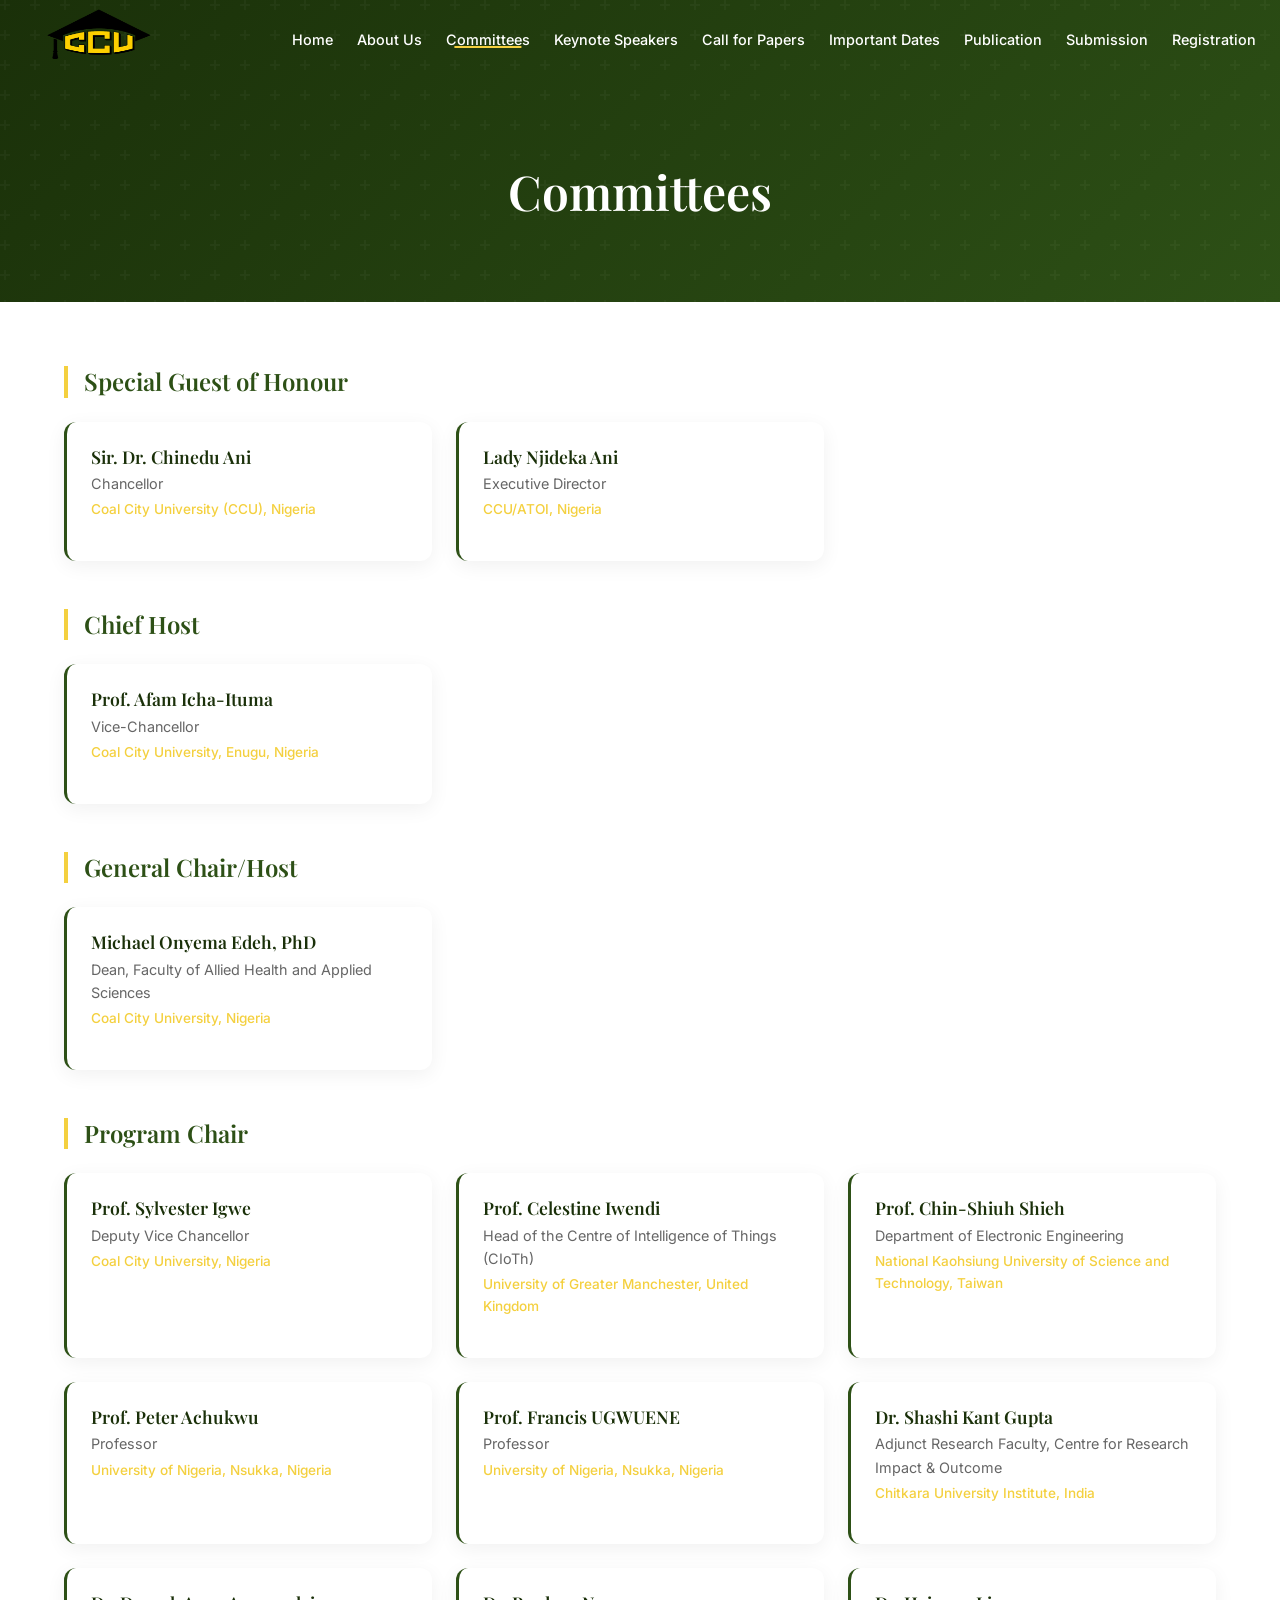
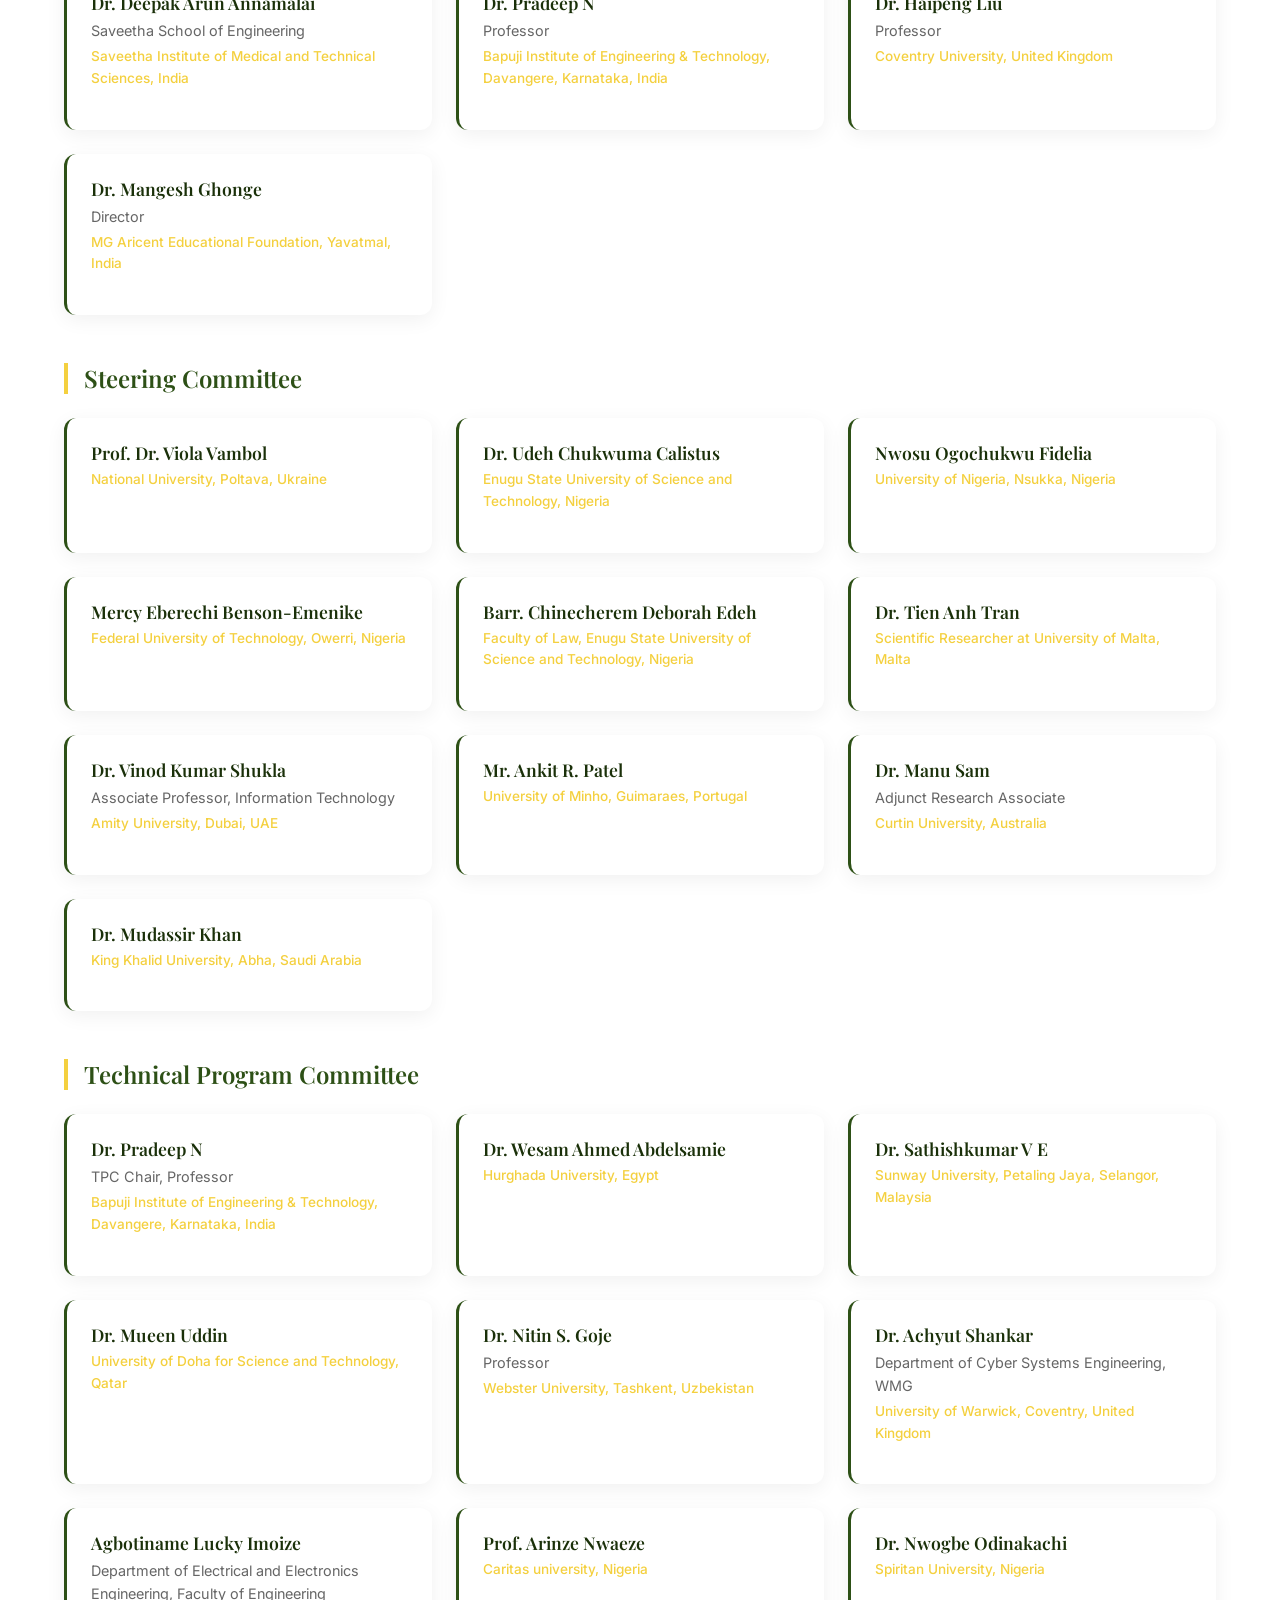
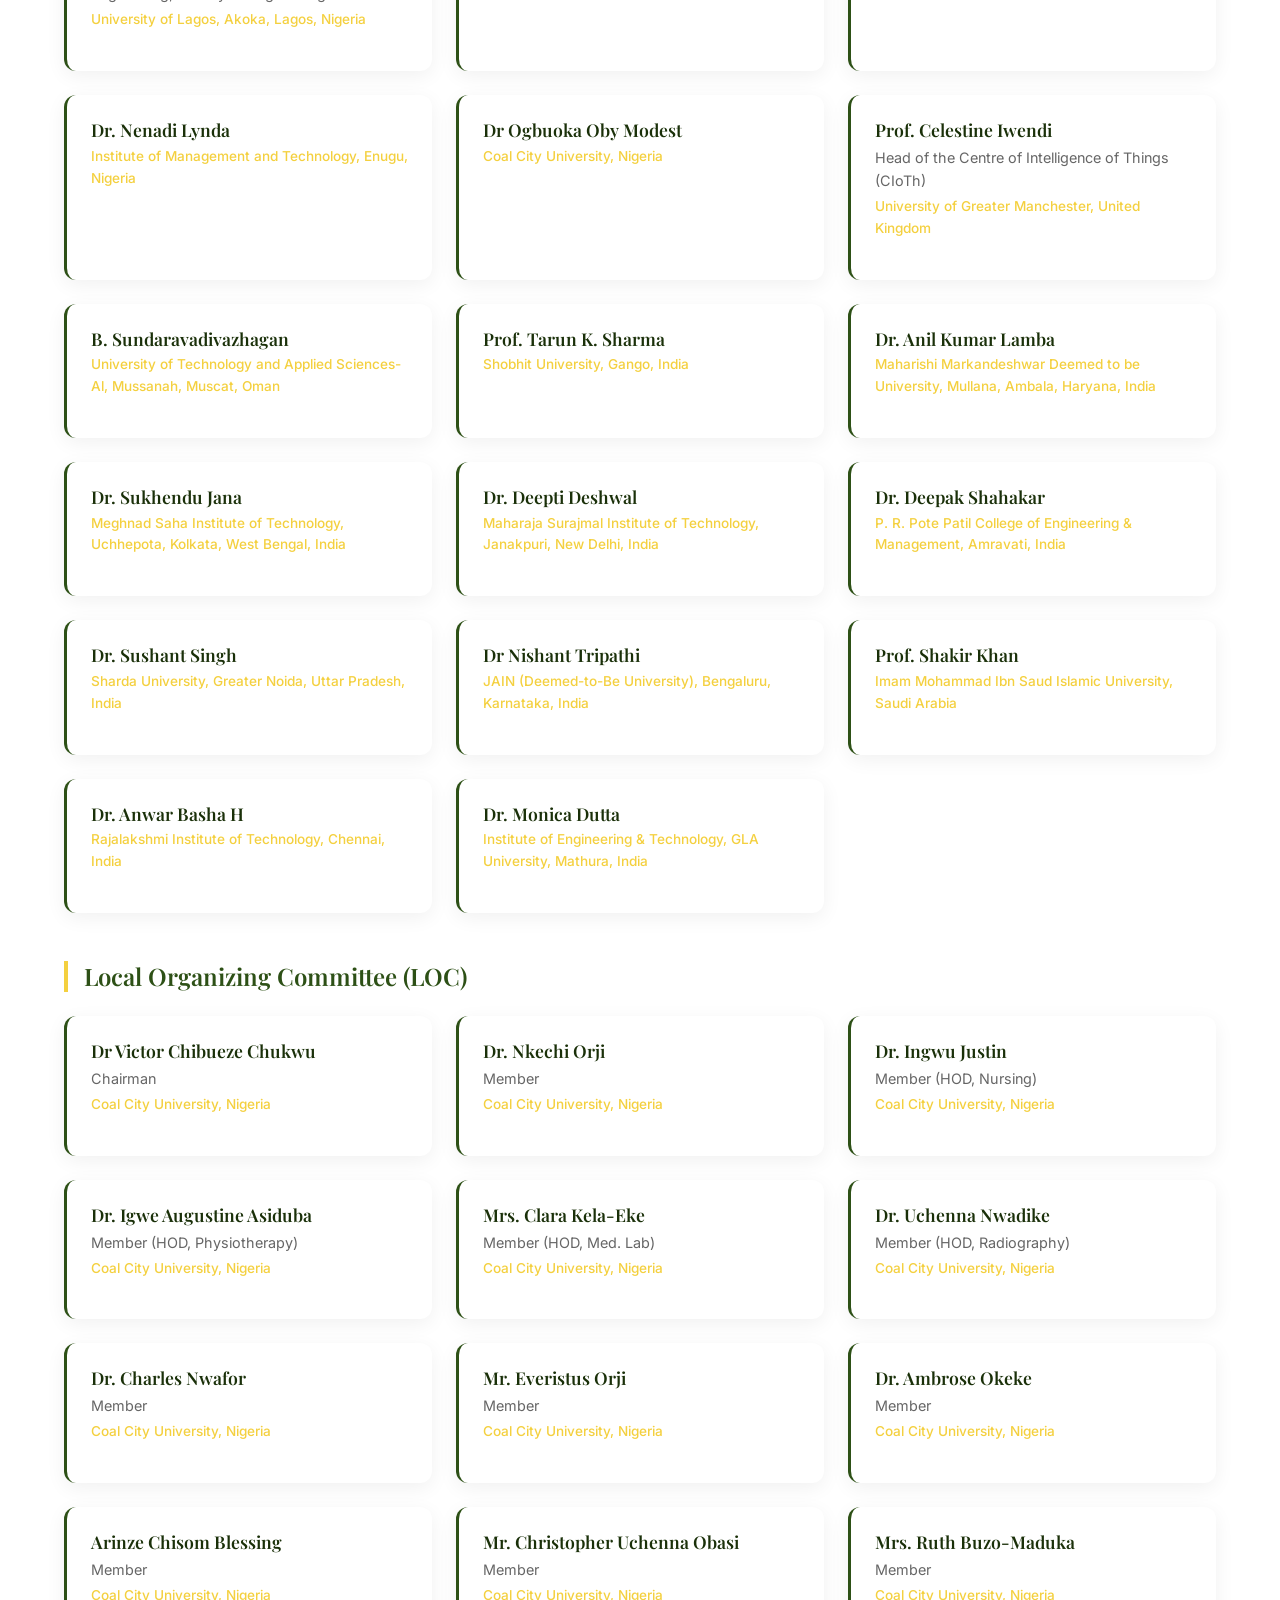
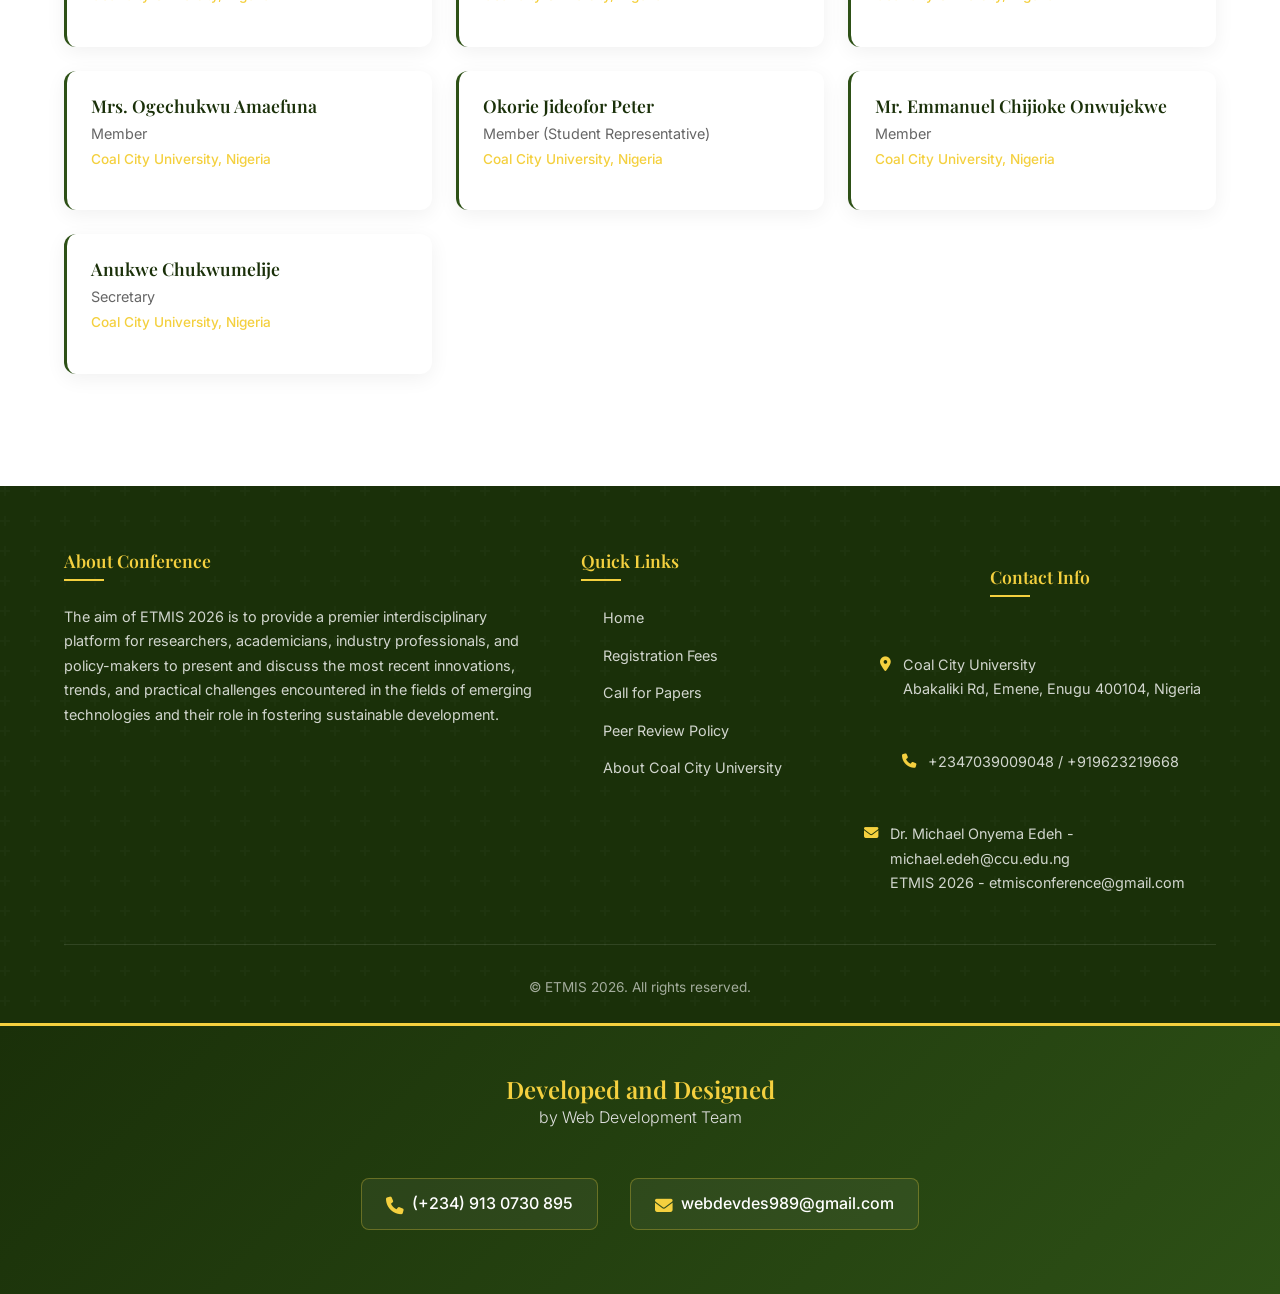
<file: committees.html>
<!DOCTYPE html>
<html lang="en">
<head>
    <meta charset="UTF-8">
    <meta name="viewport" content="width=device-width, initial-scale=1.0">
    <meta name="description" content="ETMIS 2026 Committees - Organizing Committee, Program Committee, Technical Program Committee">
    <title>Committees - ETMIS 2026</title>
    
    <!-- Google Fonts -->
    <link rel="preconnect" href="https://fonts.googleapis.com">
    <link rel="preconnect" href="https://fonts.gstatic.com" crossorigin>
    <link href="https://fonts.googleapis.com/css2?family=Cinzel:wght@400;500;600;700&family=Inter:wght@300;400;500;600;700&family=Playfair+Display:wght@400;500;600;700&display=swap" rel="stylesheet">
    
    <!-- Font Awesome -->
    <link rel="stylesheet" href="https://cdnjs.cloudflare.com/ajax/libs/font-awesome/6.4.0/css/all.min.css">
    
    <!-- Custom CSS -->
    <link rel="stylesheet" href="css/style.css">
</head>
<body>
    <!-- Navigation -->
    <nav class="navbar">
        <div class="navbar-container">
            <a href="index.html" class="navbar-brand">
                <img src="images/logo5.png" alt="Coal City University Logo" class="logo">
            </a>
            
            <ul class="navbar-nav">
                <li class="nav-item"><a href="index.html" class="nav-link">Home</a></li>
                <li class="nav-item"><a href="about-us.html" class="nav-link">About Us</a></li>
                <li class="nav-item"><a href="committees.html" class="nav-link active">Committees</a></li>
                <li class="nav-item"><a href="speakers.html" class="nav-link">Keynote Speakers</a></li>
                <li class="nav-item"><a href="callforpapers.html" class="nav-link">Call for Papers</a></li>
                <li class="nav-item"><a href="importantdates.html" class="nav-link">Important Dates</a></li>
                <li class="nav-item"><a href="publication.html" class="nav-link">Publication</a></li>
                <li class="nav-item"><a href="submission.html" class="nav-link">Submission</a></li>
                <li class="nav-item"><a href="registration.html" class="nav-link">Registration</a></li>
            </ul>
            
            <div class="menu-toggle">
                <span></span>
                <span></span>
                <span></span>
            </div>
        </div>
    </nav>

    <!-- Page Header -->
    <header class="page-header">
        <div class="container">
            <h1 class="page-title">Committees</h1>
        </div>
    </header>

    <!-- Committees Content -->
    <section class="content-section">
        <div class="container">
            <!-- Special Guest of Honour -->
            <div class="committee-section scroll-reveal">
                <h3 class="committee-title">Special Guest of Honour</h3>
                <div class="committee-grid">
                    <div class="committee-card">
                        <h4 class="committee-name">Sir. Dr. Chinedu Ani</h4>
                        <p class="committee-role">Chancellor</p>
                        <p class="committee-affiliation">Coal City University (CCU), Nigeria</p>
                    </div>
                    <div class="committee-card">
                        <h4 class="committee-name">Lady Njideka Ani</h4>
                        <p class="committee-role">Executive Director</p>
                        <p class="committee-affiliation">CCU/ATOI, Nigeria</p>
                    </div>
                </div>
            </div>

            <!-- Chief Host -->
            <div class="committee-section scroll-reveal">
                <h3 class="committee-title">Chief Host</h3>
                <div class="committee-grid">
                    <div class="committee-card">
                        <h4 class="committee-name">Prof. Afam Icha-Ituma</h4>
                        <p class="committee-role">Vice-Chancellor</p>
                        <p class="committee-affiliation">Coal City University, Enugu, Nigeria</p>
                    </div>
                </div>
            </div>

            <!-- General Chair/Host -->
            <div class="committee-section scroll-reveal">
                <h3 class="committee-title">General Chair/Host</h3>
                <div class="committee-grid">
                    <div class="committee-card">
                        <h4 class="committee-name">Michael Onyema Edeh, PhD</h4>
                        <p class="committee-role">Dean, Faculty of Allied Health and Applied Sciences</p>
                        <p class="committee-affiliation">Coal City University, Nigeria</p>
                    </div>
                </div>
            </div>

            <!-- Program Chair -->
            <div class="committee-section scroll-reveal">
                <h3 class="committee-title">Program Chair</h3>
                <div class="committee-grid">
                    <div class="committee-card">
                        <h4 class="committee-name">Prof. Sylvester Igwe</h4>
                        <p class="committee-role">Deputy Vice Chancellor</p>
                        <p class="committee-affiliation">Coal City University, Nigeria</p>
                    </div>
                    <div class="committee-card">
                        <h4 class="committee-name">Prof. Celestine Iwendi</h4>
                        <p class="committee-role">Head of the Centre of Intelligence of Things (CIoTh)</p>
                        <p class="committee-affiliation">University of Greater Manchester, United Kingdom</p>
                    </div>
                    <div class="committee-card">
                        <h4 class="committee-name">Prof. Chin-Shiuh Shieh</h4>
                        <p class="committee-role">Department of Electronic Engineering</p>
                        <p class="committee-affiliation">National Kaohsiung University of Science and Technology, Taiwan</p>
                    </div>
                    <div class="committee-card">
                        <h4 class="committee-name">Prof. Peter Achukwu</h4>
                        <p class="committee-role">Professor</p>
                        <p class="committee-affiliation">University of Nigeria, Nsukka, Nigeria</p>
                    </div>
                    <div class="committee-card">
                        <h4 class="committee-name">Prof. Francis UGWUENE</h4>
                        <p class="committee-role">Professor</p>
                        <p class="committee-affiliation">University of Nigeria, Nsukka, Nigeria</p>
                    </div>
                    <div class="committee-card">
                        <h4 class="committee-name">Dr. Shashi Kant Gupta</h4>
                        <p class="committee-role">Adjunct Research Faculty, Centre for Research Impact & Outcome</p>
                        <p class="committee-affiliation">Chitkara University Institute, India</p>
                    </div>
                    <div class="committee-card">
                        <h4 class="committee-name">Dr. Deepak Arun Annamalai</h4>
                        <p class="committee-role">Saveetha School of Engineering</p>
                        <p class="committee-affiliation">Saveetha Institute of Medical and Technical Sciences, India</p>
                    </div>
                    <div class="committee-card">
                        <h4 class="committee-name">Dr. Pradeep N</h4>
                        <p class="committee-role">Professor</p>
                        <p class="committee-affiliation">Bapuji Institute of Engineering & Technology, Davangere, Karnataka, India</p>
                    </div>
                    <div class="committee-card">
                        <h4 class="committee-name">Dr. Haipeng Liu</h4>
                        <p class="committee-role">Professor</p>
                        <p class="committee-affiliation">Coventry University, United Kingdom</p>
                    </div>
                    <div class="committee-card">
                        <h4 class="committee-name">Dr. Mangesh Ghonge</h4>
                        <p class="committee-role">Director</p>
                        <p class="committee-affiliation">MG Aricent Educational Foundation, Yavatmal, India</p>
                    </div>
                </div>
            </div>

            <!-- Steering Committee -->
            <div class="committee-section scroll-reveal">
                <h3 class="committee-title">Steering Committee</h3>
                <div class="committee-grid">
                    <div class="committee-card">
                        <h4 class="committee-name">Prof. Dr. Viola Vambol</h4>
                        <p class="committee-affiliation">National University, Poltava, Ukraine</p>
                    </div>
                    <div class="committee-card">
                        <h4 class="committee-name">Dr. Udeh Chukwuma Calistus</h4>
                        <p class="committee-affiliation">Enugu State University of Science and Technology, Nigeria</p>
                    </div>
                    <div class="committee-card">
                        <h4 class="committee-name">Nwosu Ogochukwu Fidelia</h4>
                        <p class="committee-affiliation">University of Nigeria, Nsukka, Nigeria</p>
                    </div>
                    <div class="committee-card">
                        <h4 class="committee-name">Mercy Eberechi Benson-Emenike</h4>
                        <p class="committee-affiliation">Federal University of Technology, Owerri, Nigeria</p>
                    </div>
                    <div class="committee-card">
                        <h4 class="committee-name">Barr. Chinecherem Deborah Edeh</h4>
                        <p class="committee-affiliation">Faculty of Law, Enugu State University of Science and Technology, Nigeria</p>
                    </div>
                    <div class="committee-card">
                        <h4 class="committee-name">Dr. Tien Anh Tran</h4>
                        <p class="committee-affiliation">Scientific Researcher at University of Malta, Malta</p>
                    </div>
                    <div class="committee-card">
                        <h4 class="committee-name">Dr. Vinod Kumar Shukla</h4>
                        <p class="committee-role">Associate Professor, Information Technology</p>
                        <p class="committee-affiliation">Amity University, Dubai, UAE</p>
                    </div>
                    <div class="committee-card">
                        <h4 class="committee-name">Mr. Ankit R. Patel</h4>
                        <p class="committee-affiliation">University of Minho, Guimaraes, Portugal</p>
                    </div>
                    <div class="committee-card">
                        <h4 class="committee-name">Dr. Manu Sam</h4>
                        <p class="committee-role">Adjunct Research Associate</p>
                        <p class="committee-affiliation">Curtin University, Australia</p>
                    </div>
                    <div class="committee-card">
                        <h4 class="committee-name">Dr. Mudassir Khan</h4>
                        <p class="committee-affiliation">King Khalid University, Abha, Saudi Arabia</p>
                    </div>
                </div>
            </div>

            <!-- Technical Program Committee -->
            <div class="committee-section scroll-reveal">
                <h3 class="committee-title">Technical Program Committee</h3>
                <div class="committee-grid">
                    <div class="committee-card">
                        <h4 class="committee-name">Dr. Pradeep N</h4>
                        <p class="committee-role">TPC Chair, Professor</p>
                        <p class="committee-affiliation">Bapuji Institute of Engineering & Technology, Davangere, Karnataka, India</p>
                    </div>
                    <div class="committee-card">
                        <h4 class="committee-name">Dr. Wesam Ahmed Abdelsamie</h4>
                        <p class="committee-affiliation">Hurghada University, Egypt</p>
                    </div>
                    <div class="committee-card">
                        <h4 class="committee-name">Dr. Sathishkumar V E</h4>
                        <p class="committee-affiliation">Sunway University, Petaling Jaya, Selangor, Malaysia</p>
                    </div>
                    <div class="committee-card">
                        <h4 class="committee-name">Dr. Mueen Uddin</h4>
                        <p class="committee-affiliation">University of Doha for Science and Technology, Qatar</p>
                    </div>
                    <div class="committee-card">
                        <h4 class="committee-name">Dr. Nitin S. Goje</h4>
                        <p class="committee-role">Professor</p>
                        <p class="committee-affiliation">Webster University, Tashkent, Uzbekistan</p>
                    </div>
                    <div class="committee-card">
                        <h4 class="committee-name">Dr. Achyut Shankar</h4>
                        <p class="committee-role">Department of Cyber Systems Engineering, WMG</p>
                        <p class="committee-affiliation">University of Warwick, Coventry, United Kingdom</p>
                    </div>
                    <div class="committee-card">
                        <h4 class="committee-name">Agbotiname Lucky Imoize</h4>
                        <p class="committee-role">Department of Electrical and Electronics Engineering, Faculty of Engineering</p>
                        <p class="committee-affiliation">University of Lagos, Akoka, Lagos, Nigeria</p>
                    </div>
                    <div class="committee-card">
                        <h4 class="committee-name">Prof. Arinze Nwaeze</h4>
                        <p class="committee-affiliation">Caritas university, Nigeria</p>
                    </div>
                    <div class="committee-card">
                        <h4 class="committee-name">Dr. Nwogbe Odinakachi</h4>
                        <p class="committee-affiliation">Spiritan University, Nigeria</p>
                    </div>
                    <div class="committee-card">
                        <h4 class="committee-name">Dr. Nenadi Lynda</h4>
                        <p class="committee-affiliation">Institute of Management and Technology, Enugu, Nigeria</p>
                    </div>
                    <div class="committee-card">
                        <h4 class="committee-name">Dr Ogbuoka Oby Modest</h4>
                        <p class="committee-affiliation">Coal City University, Nigeria</p>
                    </div>
                    <div class="committee-card">
                        <h4 class="committee-name">Prof. Celestine Iwendi</h4>
                        <p class="committee-role">Head of the Centre of Intelligence of Things (CIoTh)</p>
                        <p class="committee-affiliation">University of Greater Manchester, United Kingdom</p>
                    </div>
                    <div class="committee-card">
                        <h4 class="committee-name">B. Sundaravadivazhagan</h4>
                        <p class="committee-affiliation">University of Technology and Applied Sciences-Al, Mussanah, Muscat, Oman</p>
                    </div>
                    <div class="committee-card">
                        <h4 class="committee-name">Prof. Tarun K. Sharma</h4>
                        <p class="committee-affiliation">Shobhit University, Gango, India</p>
                    </div>
                    <div class="committee-card">
                        <h4 class="committee-name">Dr. Anil Kumar Lamba</h4>
                        <p class="committee-affiliation">Maharishi Markandeshwar Deemed to be University, Mullana, Ambala, Haryana, India</p>
                    </div>
                    <div class="committee-card">
                        <h4 class="committee-name">Dr. Sukhendu Jana</h4>
                        <p class="committee-affiliation">Meghnad Saha Institute of Technology, Uchhepota, Kolkata, West Bengal, India</p>
                    </div>
                    <div class="committee-card">
                        <h4 class="committee-name">Dr. Deepti Deshwal</h4>
                        <p class="committee-affiliation">Maharaja Surajmal Institute of Technology, Janakpuri, New Delhi, India</p>
                    </div>
                    <div class="committee-card">
                        <h4 class="committee-name">Dr. Deepak Shahakar</h4>
                        <p class="committee-affiliation">P. R. Pote Patil College of Engineering & Management, Amravati, India</p>
                    </div>
                    <div class="committee-card">
                        <h4 class="committee-name">Dr. Sushant Singh</h4>
                        <p class="committee-affiliation">Sharda University, Greater Noida, Uttar Pradesh, India</p>
                    </div>
                    <div class="committee-card">
                        <h4 class="committee-name">Dr Nishant Tripathi</h4>
                        <p class="committee-affiliation">JAIN (Deemed-to-Be University), Bengaluru, Karnataka, India</p>
                    </div>
                    <div class="committee-card">
                        <h4 class="committee-name">Prof. Shakir Khan</h4>
                        <p class="committee-affiliation">Imam Mohammad Ibn Saud Islamic University, Saudi Arabia</p>
                    </div>
                    <div class="committee-card">
                        <h4 class="committee-name">Dr. Anwar Basha H</h4>
                        <p class="committee-affiliation">Rajalakshmi Institute of Technology, Chennai, India</p>
                    </div>
                    <div class="committee-card">
                        <h4 class="committee-name">Dr. Monica Dutta</h4>
                        <p class="committee-affiliation">Institute of Engineering & Technology, GLA University, Mathura, India</p>
                    </div>
                </div>
            </div>

            <!-- Local Organizing Committee -->
            <div class="committee-section scroll-reveal">
                <h3 class="committee-title">Local Organizing Committee (LOC)</h3>
                <div class="committee-grid">
                    <div class="committee-card">
                        <h4 class="committee-name">Dr Victor Chibueze Chukwu</h4>
                        <p class="committee-role">Chairman</p>
                        <p class="committee-affiliation">Coal City University, Nigeria</p>
                    </div>
                    <div class="committee-card">
                        <h4 class="committee-name">Dr. Nkechi Orji</h4>
                        <p class="committee-role">Member</p>
                        <p class="committee-affiliation">Coal City University, Nigeria</p>
                    </div>
                    <div class="committee-card">
                        <h4 class="committee-name">Dr. Ingwu Justin</h4>
                        <p class="committee-role">Member (HOD, Nursing)</p>
                        <p class="committee-affiliation">Coal City University, Nigeria</p>
                    </div>
                    <div class="committee-card">
                        <h4 class="committee-name">Dr. Igwe Augustine Asiduba</h4>
                        <p class="committee-role">Member (HOD, Physiotherapy)</p>
                        <p class="committee-affiliation">Coal City University, Nigeria</p>
                    </div>
                    <div class="committee-card">
                        <h4 class="committee-name">Mrs. Clara Kela-Eke</h4>
                        <p class="committee-role">Member (HOD, Med. Lab)</p>
                        <p class="committee-affiliation">Coal City University, Nigeria</p>
                    </div>
                    <div class="committee-card">
                        <h4 class="committee-name">Dr. Uchenna Nwadike</h4>
                        <p class="committee-role">Member (HOD, Radiography)</p>
                        <p class="committee-affiliation">Coal City University, Nigeria</p>
                    </div>
                    <div class="committee-card">
                        <h4 class="committee-name">Dr. Charles Nwafor</h4>
                        <p class="committee-role">Member</p>
                        <p class="committee-affiliation">Coal City University, Nigeria</p>
                    </div>
                    <div class="committee-card">
                        <h4 class="committee-name">Mr. Everistus Orji</h4>
                        <p class="committee-role">Member</p>
                        <p class="committee-affiliation">Coal City University, Nigeria</p>
                    </div>
                    <div class="committee-card">
                        <h4 class="committee-name">Dr. Ambrose Okeke</h4>
                        <p class="committee-role">Member</p>
                        <p class="committee-affiliation">Coal City University, Nigeria</p>
                    </div>
                    <div class="committee-card">
                        <h4 class="committee-name">Arinze Chisom Blessing</h4>
                        <p class="committee-role">Member</p>
                        <p class="committee-affiliation">Coal City University, Nigeria</p>
                    </div>
                    <div class="committee-card">
                        <h4 class="committee-name">Mr. Christopher Uchenna Obasi</h4>
                        <p class="committee-role">Member</p>
                        <p class="committee-affiliation">Coal City University, Nigeria</p>
                    </div>
                    <div class="committee-card">
                        <h4 class="committee-name">Mrs. Ruth Buzo-Maduka</h4>
                        <p class="committee-role">Member</p>
                        <p class="committee-affiliation">Coal City University, Nigeria</p>
                    </div>
                    <div class="committee-card">
                        <h4 class="committee-name">Mrs. Ogechukwu Amaefuna</h4>
                        <p class="committee-role">Member</p>
                        <p class="committee-affiliation">Coal City University, Nigeria</p>
                    </div>
                    <div class="committee-card">
                        <h4 class="committee-name">Okorie Jideofor Peter</h4>
                        <p class="committee-role">Member (Student Representative)</p>
                        <p class="committee-affiliation">Coal City University, Nigeria</p>
                    </div>
                    <div class="committee-card">
                        <h4 class="committee-name">Mr. Emmanuel Chijioke Onwujekwe</h4>
                        <p class="committee-role">Member</p>
                        <p class="committee-affiliation">Coal City University, Nigeria</p>
                    </div>
                    <div class="committee-card">
                        <h4 class="committee-name">Anukwe Chukwumelije</h4>
                        <p class="committee-role">Secretary</p>
                        <p class="committee-affiliation">Coal City University, Nigeria</p>
                    </div>
                </div>
            </div>
        </div>
    </section>

    <!-- Footer -->
    <footer class="footer">
        <div class="container">
            <div class="footer-grid">
                <div class="footer-section">
                    <h4>About Conference</h4>
                    <p>
                        The aim of ETMIS 2026 is to provide a premier interdisciplinary platform for researchers, academicians, industry professionals, and policy-makers to present and discuss the most recent innovations, trends, and practical challenges encountered in the fields of emerging technologies and their role in fostering sustainable development.
                    </p>
                </div>
                
                <div class="footer-section">
                    <h4>Quick Links</h4>
                    <ul class="footer-links">
                        <li><a href="index.html">Home</a></li>
                        <li><a href="registration.html">Registration Fees</a></li>
                        <li><a href="callforpapers.html">Call for Papers</a></li>
                        <li><a href="peerreview.html">Peer Review Policy</a></li>
                        <li><a href="https://ccu.edu.ng/" target="_blank">About Coal City University</a></li>
                    </ul>
                </div>
                
                <div class="footer-section footer-contact">
                    <h4>Contact Info</h4>
                    <p>
                        <i class="fas fa-map-marker-alt"></i>
                        <span>Coal City University<br>Abakaliki Rd, Emene, Enugu 400104, Nigeria</span>
                    </p>
                    <p>
                        <i class="fas fa-phone"></i>
                        <span>+2347039009048 / +919623219668</span>
                    </p>
                    <p>
                        <i class="fas fa-envelope"></i>
                        <span>
                            Dr. Michael Onyema Edeh - <a href="mailto:michael.edeh@ccu.edu.ng">michael.edeh@ccu.edu.ng</a><br>
                            ETMIS 2026 - <a href="mailto:etmisconference@gmail.com">etmisconference@gmail.com</a>
                        </span>
                    </p>
                </div>
            </div>
            
            <div class="footer-bottom">
                <p>&copy; ETMIS 2026. All rights reserved.</p>
            </div>
        </div>
    </footer>

    <!-- New Modern Footer -->
    <footer class="modern-footer">
        <div class="container">
            <div class="footer-content">
                <div>
                    <h3 class="footer-title">Developed and Designed</h3>
                    <p class="footer-subtitle">by Web Development Team</p>
                </div>

                <div class="footer-contact">
                    <div class="contact-item" title="Click to copy">
                        <i class="fas fa-phone"></i>
                        <a href="tel:+2349130730895">(+234) 913 0730 895</a>
                        <span class="copy-feedback">Copied!</span>
                    </div>

                    <div class="contact-item" title="Click to copy">
                        <i class="fas fa-envelope"></i>
                        <a href="mailto:webdevdes989@gmail.com">webdevdes989@gmail.com</a>
                        <span class="copy-feedback">Copied!</span>
                    </div>
                </div>
            </div>
        </div>
    </footer>

    <!-- Custom JavaScript -->
    <script src="js/main.js"></script>
</body>
</html>
</file>
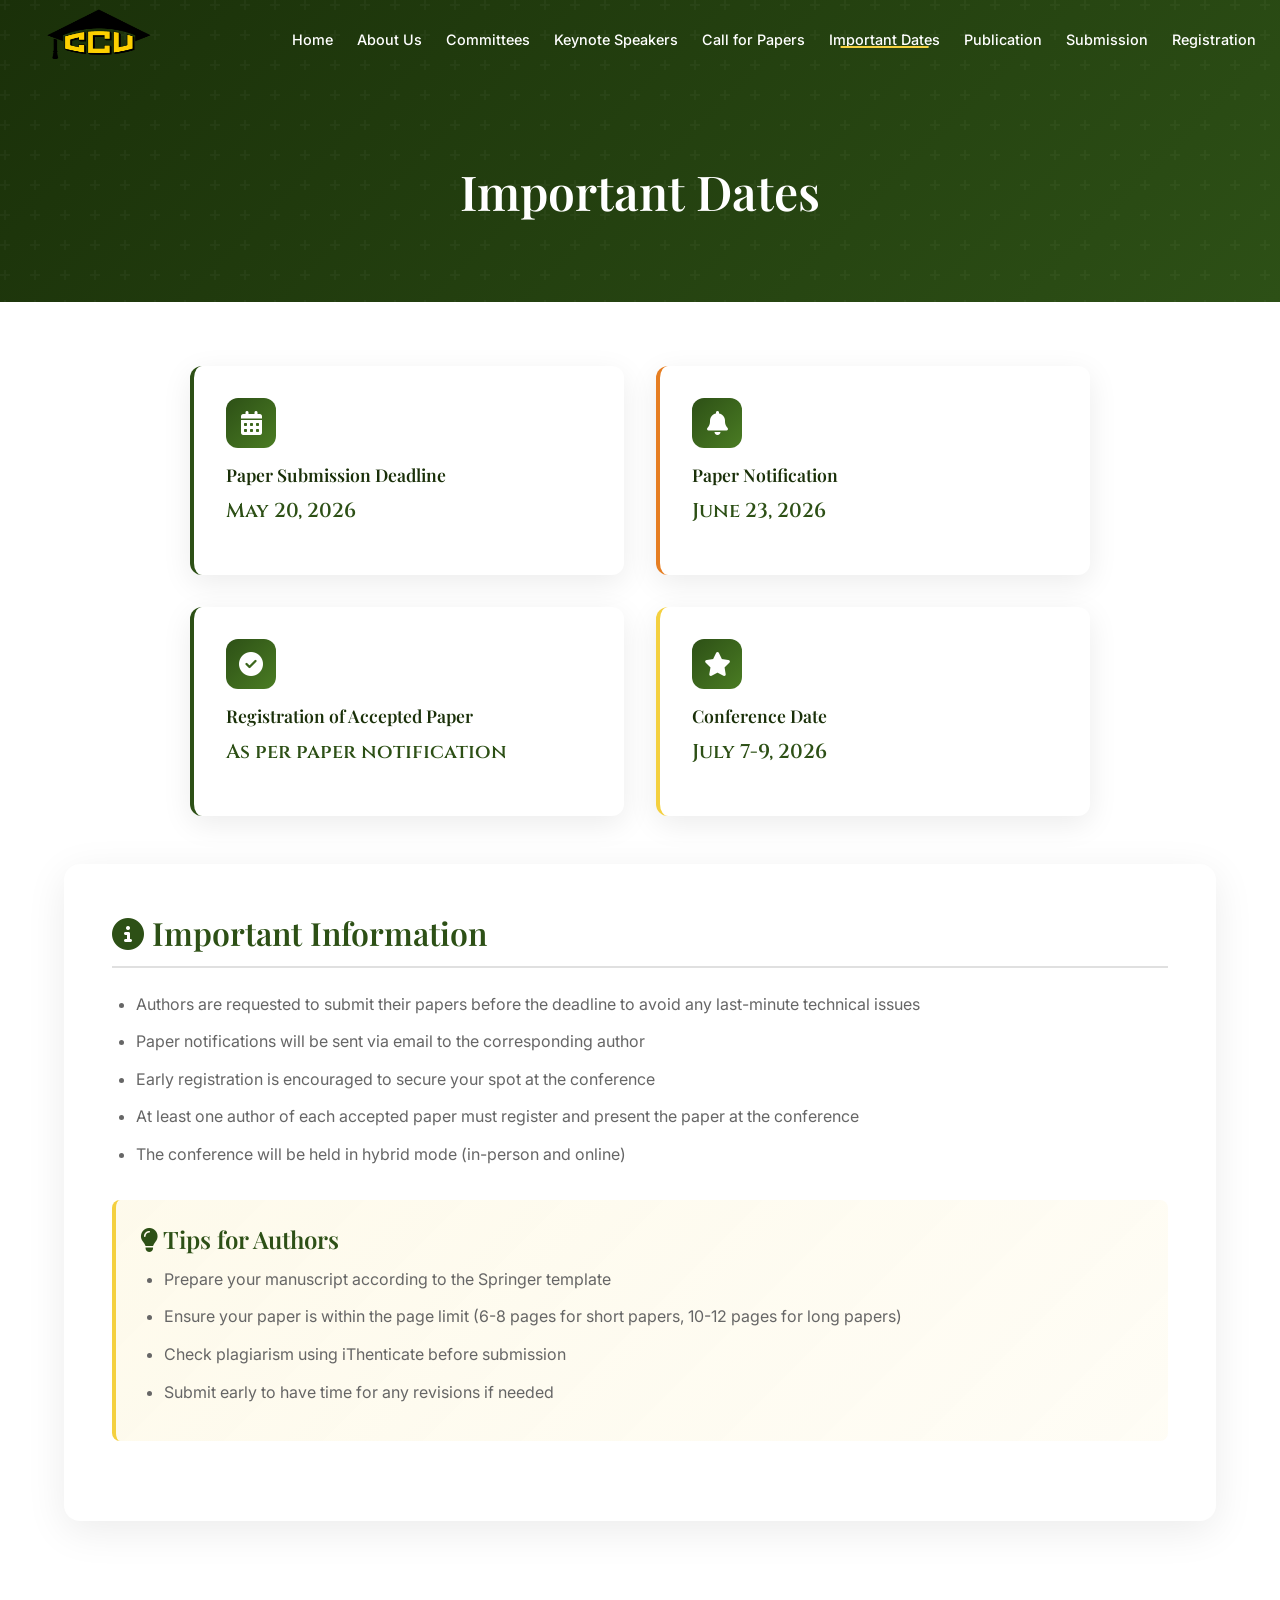
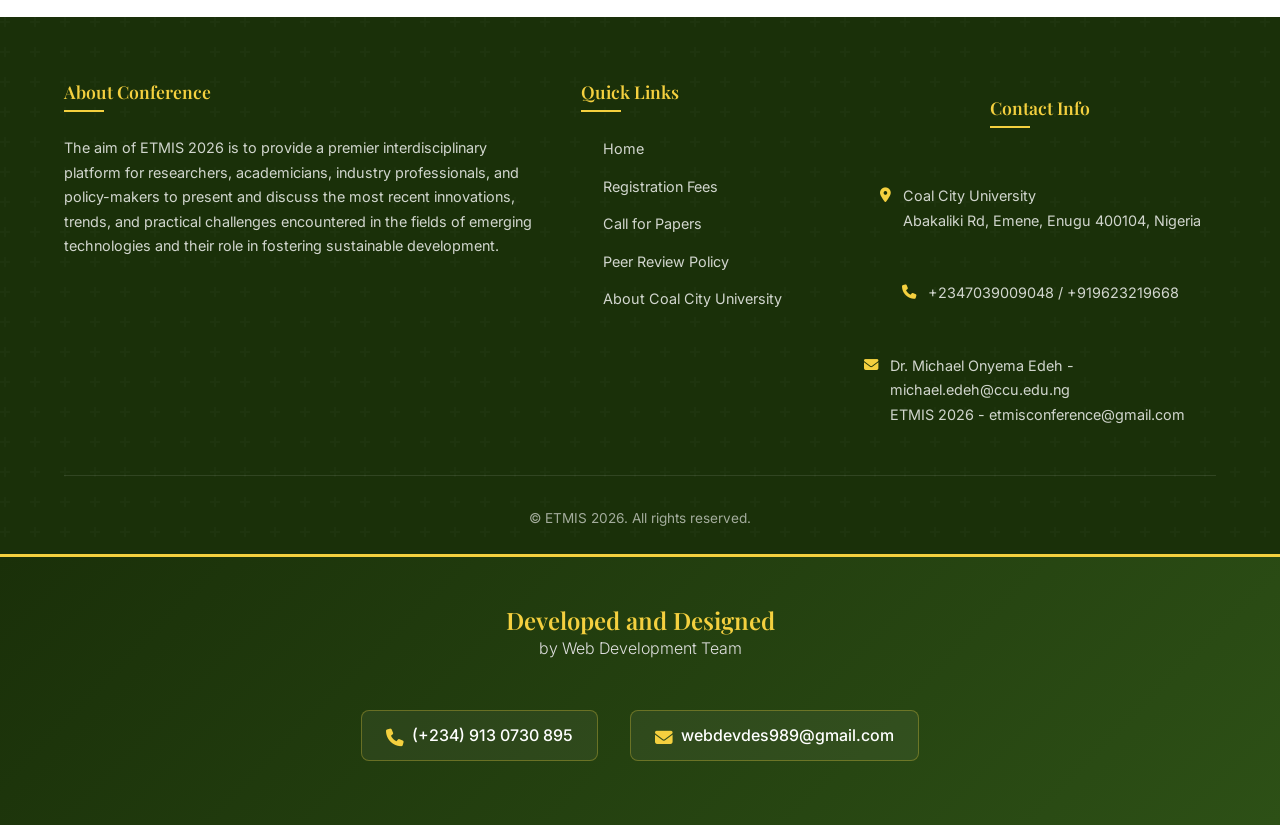
<file: importantdates.html>
<!DOCTYPE html>
<html lang="en">
<head>
    <meta charset="UTF-8">
    <meta name="viewport" content="width=device-width, initial-scale=1.0">
    <meta name="description" content="ETMIS 2026 Important Dates - Paper Submission, Notification, Registration, and Conference Dates">
    <title>Important Dates - ETMIS 2026</title>
    
    <!-- Google Fonts -->
    <link rel="preconnect" href="https://fonts.googleapis.com">
    <link rel="preconnect" href="https://fonts.gstatic.com" crossorigin>
    <link href="https://fonts.googleapis.com/css2?family=Cinzel:wght@400;500;600;700&family=Inter:wght@300;400;500;600;700&family=Playfair+Display:wght@400;500;600;700&display=swap" rel="stylesheet">
    
    <!-- Font Awesome -->
    <link rel="stylesheet" href="https://cdnjs.cloudflare.com/ajax/libs/font-awesome/6.4.0/css/all.min.css">
    
    <!-- Custom CSS -->
    <link rel="stylesheet" href="css/style.css">
</head>
<body>
    <!-- Navigation -->
    <nav class="navbar">
        <div class="navbar-container">
            <a href="index.html" class="navbar-brand">
                <img src="images/logo5.png" alt="Coal City University Logo" class="logo">
            </a>
            
            <ul class="navbar-nav">
                <li class="nav-item"><a href="index.html" class="nav-link">Home</a></li>
                <li class="nav-item"><a href="about-us.html" class="nav-link">About Us</a></li>
                <li class="nav-item"><a href="committees.html" class="nav-link">Committees</a></li>
                <li class="nav-item"><a href="speakers.html" class="nav-link">Keynote Speakers</a></li>
                <li class="nav-item"><a href="callforpapers.html" class="nav-link">Call for Papers</a></li>
                <li class="nav-item"><a href="importantdates.html" class="nav-link active">Important Dates</a></li>
                <li class="nav-item"><a href="publication.html" class="nav-link">Publication</a></li>
                <li class="nav-item"><a href="submission.html" class="nav-link">Submission</a></li>
                <li class="nav-item"><a href="registration.html" class="nav-link">Registration</a></li>
            </ul>
            
            <div class="menu-toggle">
                <span></span>
                <span></span>
                <span></span>
            </div>
        </div>
    </nav>

    <!-- Page Header -->
    <header class="page-header">
        <div class="container">
            <h1 class="page-title">Important Dates</h1>
        </div>
    </header>

    <!-- Important Dates Content -->
    <section class="content-section">
        <div class="container">
            <div class="dates-container">
                <div class="date-card scroll-reveal stagger-1">
                    <div class="date-icon">
                        <i class="fas fa-calendar-alt"></i>
                    </div>
                    <h4 class="date-title">Paper Submission Deadline</h4>
                    <p class="date-value">May 20, 2026</p>
                </div>
                
                <div class="date-card highlight scroll-reveal stagger-2">
                    <div class="date-icon">
                        <i class="fas fa-bell"></i>
                    </div>
                    <h4 class="date-title">Paper Notification</h4>
                    <p class="date-value">June 23, 2026</p>
                </div>
                
                <div class="date-card scroll-reveal stagger-3">
                    <div class="date-icon">
                        <i class="fas fa-check-circle"></i>
                    </div>
                    <h4 class="date-title">Registration of Accepted Paper</h4>
                    <p class="date-value">As per paper notification</p>
                </div>
                
                <div class="date-card conference scroll-reveal stagger-4">
                    <div class="date-icon">
                        <i class="fas fa-star"></i>
                    </div>
                    <h4 class="date-title">Conference Date</h4>
                    <p class="date-value">July 7-9, 2026</p>
                </div>
            </div>
            
            <div class="content-box scroll-reveal" style="margin-top: 3rem;">
                <h3><i class="fas fa-info-circle"></i> Important Information</h3>
                <ul>
                    <li>Authors are requested to submit their papers before the deadline to avoid any last-minute technical issues</li>
                    <li>Paper notifications will be sent via email to the corresponding author</li>
                    <li>Early registration is encouraged to secure your spot at the conference</li>
                    <li>At least one author of each accepted paper must register and present the paper at the conference</li>
                    <li>The conference will be held in hybrid mode (in-person and online)</li>
                </ul>
                
                <div class="note-box">
                    <h4><i class="fas fa-lightbulb"></i> Tips for Authors</h4>
                    <ul>
                        <li>Prepare your manuscript according to the Springer template</li>
                        <li>Ensure your paper is within the page limit (6-8 pages for short papers, 10-12 pages for long papers)</li>
                        <li>Check plagiarism using iThenticate before submission</li>
                        <li>Submit early to have time for any revisions if needed</li>
                    </ul>
                </div>
            </div>
        </div>
    </section>

    <!-- Footer -->
    <footer class="footer">
        <div class="container">
            <div class="footer-grid">
                <div class="footer-section">
                    <h4>About Conference</h4>
                    <p>
                        The aim of ETMIS 2026 is to provide a premier interdisciplinary platform for researchers, academicians, industry professionals, and policy-makers to present and discuss the most recent innovations, trends, and practical challenges encountered in the fields of emerging technologies and their role in fostering sustainable development.
                    </p>
                </div>
                
                <div class="footer-section">
                    <h4>Quick Links</h4>
                    <ul class="footer-links">
                        <li><a href="index.html">Home</a></li>
                        <li><a href="registration.html">Registration Fees</a></li>
                        <li><a href="callforpapers.html">Call for Papers</a></li>
                        <li><a href="peerreview.html">Peer Review Policy</a></li>
                        <li><a href="https://ccu.edu.ng/" target="_blank">About Coal City University</a></li>
                    </ul>
                </div>
                
                <div class="footer-section footer-contact">
                    <h4>Contact Info</h4>
                    <p>
                        <i class="fas fa-map-marker-alt"></i>
                        <span>Coal City University<br>Abakaliki Rd, Emene, Enugu 400104, Nigeria</span>
                    </p>
                    <p>
                        <i class="fas fa-phone"></i>
                        <span>+2347039009048 / +919623219668</span>
                    </p>
                    <p>
                        <i class="fas fa-envelope"></i>
                        <span>
                            Dr. Michael Onyema Edeh - <a href="mailto:michael.edeh@ccu.edu.ng">michael.edeh@ccu.edu.ng</a><br>
                            ETMIS 2026 - <a href="mailto:etmisconference@gmail.com">etmisconference@gmail.com</a>
                        </span>
                    </p>
                </div>
            </div>
            
            <div class="footer-bottom">
                <p>&copy; ETMIS 2026. All rights reserved.</p>
            </div>
        </div>
    </footer>

    <!-- New Modern Footer -->
    <footer class="modern-footer">
        <div class="container">
            <div class="footer-content">
                <div>
                    <h3 class="footer-title">Developed and Designed</h3>
                    <p class="footer-subtitle">by Web Development Team</p>
                </div>

                <div class="footer-contact">
                    <div class="contact-item" title="Click to copy">
                        <i class="fas fa-phone"></i>
                        <a href="tel:+2349130730895">(+234) 913 0730 895</a>
                        <span class="copy-feedback">Copied!</span>
                    </div>

                    <div class="contact-item" title="Click to copy">
                        <i class="fas fa-envelope"></i>
                        <a href="mailto:webdevdes989@gmail.com">webdevdes989@gmail.com</a>
                        <span class="copy-feedback">Copied!</span>
                    </div>
                </div>
            </div>
        </div>
    </footer>

    <!-- Custom JavaScript -->
    <script src="js/main.js"></script>
</body>
</html>
</file>
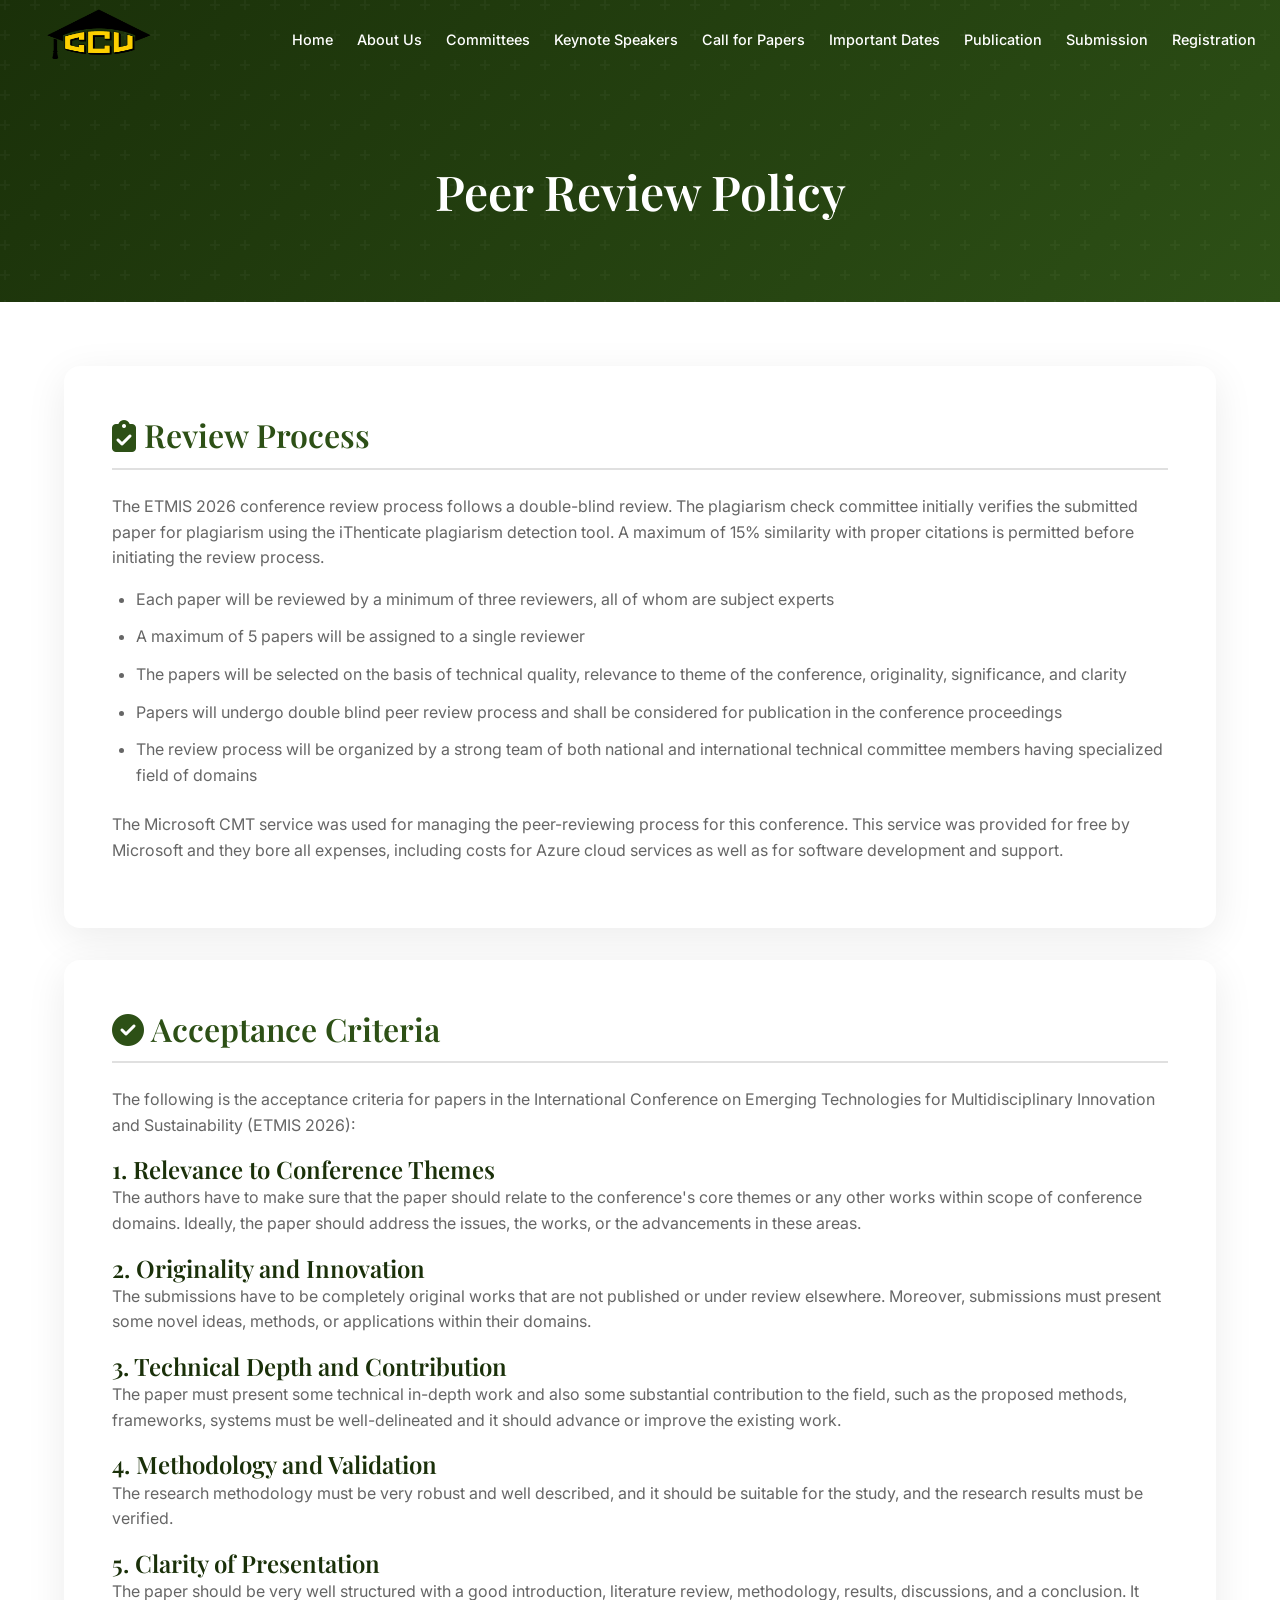
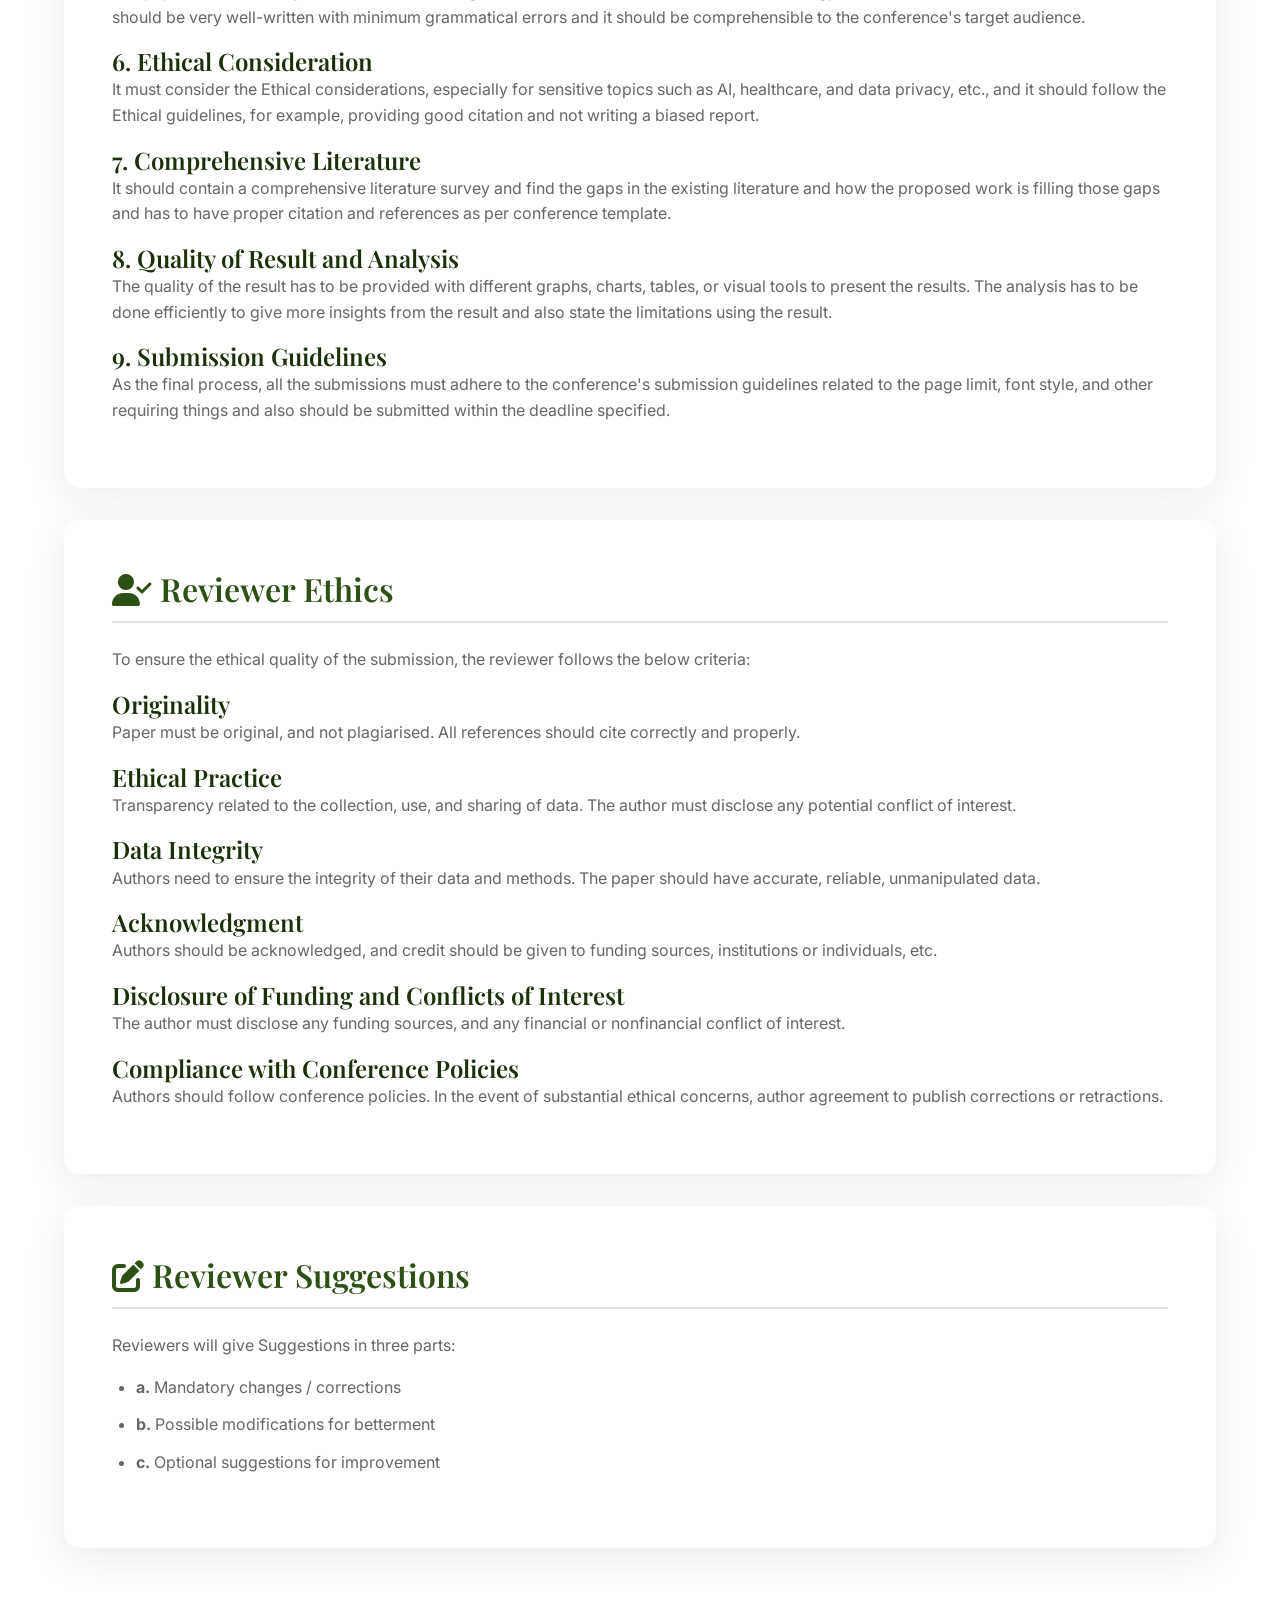
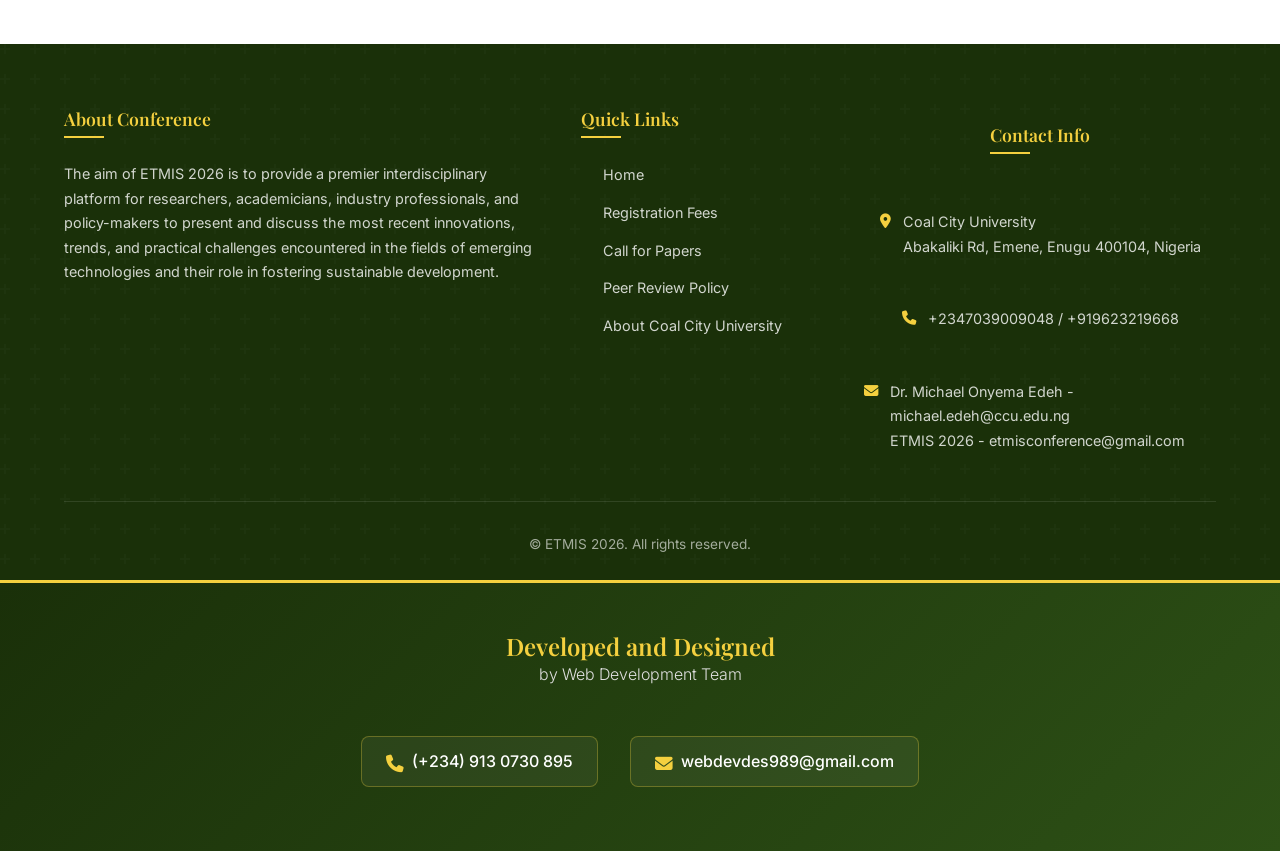
<file: peerreview.html>
<!DOCTYPE html>
<html lang="en">
<head>
    <meta charset="UTF-8">
    <meta name="viewport" content="width=device-width, initial-scale=1.0">
    <meta name="description" content="ETMIS 2026 Peer Review Policy - Double-blind review process, acceptance criteria">
    <title>Peer Review Policy - ETMIS 2026</title>
    
    <!-- Google Fonts -->
    <link rel="preconnect" href="https://fonts.googleapis.com">
    <link rel="preconnect" href="https://fonts.gstatic.com" crossorigin>
    <link href="https://fonts.googleapis.com/css2?family=Cinzel:wght@400;500;600;700&family=Inter:wght@300;400;500;600;700&family=Playfair+Display:wght@400;500;600;700&display=swap" rel="stylesheet">
    
    <!-- Font Awesome -->
    <link rel="stylesheet" href="https://cdnjs.cloudflare.com/ajax/libs/font-awesome/6.4.0/css/all.min.css">
    
    <!-- Custom CSS -->
    <link rel="stylesheet" href="css/style.css">
</head>
<body>
    <!-- Navigation -->
    <nav class="navbar">
        <div class="navbar-container">
            <a href="index.html" class="navbar-brand">
                <img src="images/logo5.png" alt="Coal City University Logo" class="logo">
            </a>
            
            <ul class="navbar-nav">
                <li class="nav-item"><a href="index.html" class="nav-link">Home</a></li>
                <li class="nav-item"><a href="about-us.html" class="nav-link">About Us</a></li>
                <li class="nav-item"><a href="committees.html" class="nav-link">Committees</a></li>
                <li class="nav-item"><a href="speakers.html" class="nav-link">Keynote Speakers</a></li>
                <li class="nav-item"><a href="callforpapers.html" class="nav-link">Call for Papers</a></li>
                <li class="nav-item"><a href="importantdates.html" class="nav-link">Important Dates</a></li>
                <li class="nav-item"><a href="publication.html" class="nav-link">Publication</a></li>
                <li class="nav-item"><a href="submission.html" class="nav-link">Submission</a></li>
                <li class="nav-item"><a href="registration.html" class="nav-link">Registration</a></li>
            </ul>
            
            <div class="menu-toggle">
                <span></span>
                <span></span>
                <span></span>
            </div>
        </div>
    </nav>

    <!-- Page Header -->
    <header class="page-header">
        <div class="container">
            <h1 class="page-title">Peer Review Policy</h1>
        </div>
    </header>

    <!-- Peer Review Content -->
    <section class="content-section">
        <div class="container">
            <div class="content-box scroll-reveal">
                <h3><i class="fas fa-clipboard-check"></i> Review Process</h3>
                <p>
                    The ETMIS 2026 conference review process follows a double-blind review. The plagiarism check committee initially verifies the submitted paper for plagiarism using the iThenticate plagiarism detection tool. A maximum of 15% similarity with proper citations is permitted before initiating the review process.
                </p>
                <ul>
                    <li>Each paper will be reviewed by a minimum of three reviewers, all of whom are subject experts</li>
                    <li>A maximum of 5 papers will be assigned to a single reviewer</li>
                    <li>The papers will be selected on the basis of technical quality, relevance to theme of the conference, originality, significance, and clarity</li>
                    <li>Papers will undergo double blind peer review process and shall be considered for publication in the conference proceedings</li>
                    <li>The review process will be organized by a strong team of both national and international technical committee members having specialized field of domains</li>
                </ul>
                <p>
                    The <a href="https://cmt3.research.microsoft.com" target="_blank">Microsoft CMT service</a> was used for managing the peer-reviewing process for this conference. This service was provided for free by Microsoft and they bore all expenses, including costs for Azure cloud services as well as for software development and support.
                </p>
            </div>
            
            <div class="content-box scroll-reveal">
                <h3><i class="fas fa-check-circle"></i> Acceptance Criteria</h3>
                <p>The following is the acceptance criteria for papers in the International Conference on Emerging Technologies for Multidisciplinary Innovation and Sustainability (ETMIS 2026):</p>
                
                <h4>1. Relevance to Conference Themes</h4>
                <p>The authors have to make sure that the paper should relate to the conference's core themes or any other works within scope of conference domains. Ideally, the paper should address the issues, the works, or the advancements in these areas.</p>
                
                <h4>2. Originality and Innovation</h4>
                <p>The submissions have to be completely original works that are not published or under review elsewhere. Moreover, submissions must present some novel ideas, methods, or applications within their domains.</p>
                
                <h4>3. Technical Depth and Contribution</h4>
                <p>The paper must present some technical in-depth work and also some substantial contribution to the field, such as the proposed methods, frameworks, systems must be well-delineated and it should advance or improve the existing work.</p>
                
                <h4>4. Methodology and Validation</h4>
                <p>The research methodology must be very robust and well described, and it should be suitable for the study, and the research results must be verified.</p>
                
                <h4>5. Clarity of Presentation</h4>
                <p>The paper should be very well structured with a good introduction, literature review, methodology, results, discussions, and a conclusion. It should be very well-written with minimum grammatical errors and it should be comprehensible to the conference's target audience.</p>
                
                <h4>6. Ethical Consideration</h4>
                <p>It must consider the Ethical considerations, especially for sensitive topics such as AI, healthcare, and data privacy, etc., and it should follow the Ethical guidelines, for example, providing good citation and not writing a biased report.</p>
                
                <h4>7. Comprehensive Literature</h4>
                <p>It should contain a comprehensive literature survey and find the gaps in the existing literature and how the proposed work is filling those gaps and has to have proper citation and references as per conference template.</p>
                
                <h4>8. Quality of Result and Analysis</h4>
                <p>The quality of the result has to be provided with different graphs, charts, tables, or visual tools to present the results. The analysis has to be done efficiently to give more insights from the result and also state the limitations using the result.</p>
                
                <h4>9. Submission Guidelines</h4>
                <p>As the final process, all the submissions must adhere to the conference's submission guidelines related to the page limit, font style, and other requiring things and also should be submitted within the deadline specified.</p>
            </div>
            
            <div class="content-box scroll-reveal">
                <h3><i class="fas fa-user-check"></i> Reviewer Ethics</h3>
                <p>To ensure the ethical quality of the submission, the reviewer follows the below criteria:</p>
                
                <h4>Originality</h4>
                <p>Paper must be original, and not plagiarised. All references should cite correctly and properly.</p>
                
                <h4>Ethical Practice</h4>
                <p>Transparency related to the collection, use, and sharing of data. The author must disclose any potential conflict of interest.</p>
                
                <h4>Data Integrity</h4>
                <p>Authors need to ensure the integrity of their data and methods. The paper should have accurate, reliable, unmanipulated data.</p>
                
                <h4>Acknowledgment</h4>
                <p>Authors should be acknowledged, and credit should be given to funding sources, institutions or individuals, etc.</p>
                
                <h4>Disclosure of Funding and Conflicts of Interest</h4>
                <p>The author must disclose any funding sources, and any financial or nonfinancial conflict of interest.</p>
                
                <h4>Compliance with Conference Policies</h4>
                <p>Authors should follow conference policies. In the event of substantial ethical concerns, author agreement to publish corrections or retractions.</p>
            </div>
            
            <div class="content-box scroll-reveal">
                <h3><i class="fas fa-edit"></i> Reviewer Suggestions</h3>
                <p>Reviewers will give Suggestions in three parts:</p>
                <ul>
                    <li><strong>a.</strong> Mandatory changes / corrections</li>
                    <li><strong>b.</strong> Possible modifications for betterment</li>
                    <li><strong>c.</strong> Optional suggestions for improvement</li>
                </ul>
            </div>
        </div>
    </section>

    <!-- Footer -->
    <footer class="footer">
        <div class="container">
            <div class="footer-grid">
                <div class="footer-section">
                    <h4>About Conference</h4>
                    <p>
                        The aim of ETMIS 2026 is to provide a premier interdisciplinary platform for researchers, academicians, industry professionals, and policy-makers to present and discuss the most recent innovations, trends, and practical challenges encountered in the fields of emerging technologies and their role in fostering sustainable development.
                    </p>
                </div>
                
                <div class="footer-section">
                    <h4>Quick Links</h4>
                    <ul class="footer-links">
                        <li><a href="index.html">Home</a></li>
                        <li><a href="registration.html">Registration Fees</a></li>
                        <li><a href="callforpapers.html">Call for Papers</a></li>
                        <li><a href="peerreview.html">Peer Review Policy</a></li>
                        <li><a href="https://ccu.edu.ng/" target="_blank">About Coal City University</a></li>
                    </ul>
                </div>
                
                <div class="footer-section footer-contact">
                    <h4>Contact Info</h4>
                    <p>
                        <i class="fas fa-map-marker-alt"></i>
                        <span>Coal City University<br>Abakaliki Rd, Emene, Enugu 400104, Nigeria</span>
                    </p>
                    <p>
                        <i class="fas fa-phone"></i>
                        <span>+2347039009048 / +919623219668</span>
                    </p>
                    <p>
                        <i class="fas fa-envelope"></i>
                        <span>
                            Dr. Michael Onyema Edeh - <a href="mailto:michael.edeh@ccu.edu.ng">michael.edeh@ccu.edu.ng</a><br>
                            ETMIS 2026 - <a href="mailto:etmisconference@gmail.com">etmisconference@gmail.com</a>
                        </span>
                    </p>
                </div>
            </div>
            
            <div class="footer-bottom">
                <p>&copy; ETMIS 2026. All rights reserved.</p>
            </div>
        </div>
    </footer>

    <!-- New Modern Footer -->
    <footer class="modern-footer">
        <div class="container">
            <div class="footer-content">
                <div>
                    <h3 class="footer-title">Developed and Designed</h3>
                    <p class="footer-subtitle">by Web Development Team</p>
                </div>

                <div class="footer-contact">
                    <div class="contact-item" title="Click to copy">
                        <i class="fas fa-phone"></i>
                        <a href="tel:+2349130730895">(+234) 913 0730 895</a>
                        <span class="copy-feedback">Copied!</span>
                    </div>

                    <div class="contact-item" title="Click to copy">
                        <i class="fas fa-envelope"></i>
                        <a href="mailto:webdevdes989@gmail.com">webdevdes989@gmail.com</a>
                        <span class="copy-feedback">Copied!</span>
                    </div>
                </div>
            </div>
        </div>
    </footer>

    <!-- Custom JavaScript -->
    <script src="js/main.js"></script>
</body>
</html>
</file>
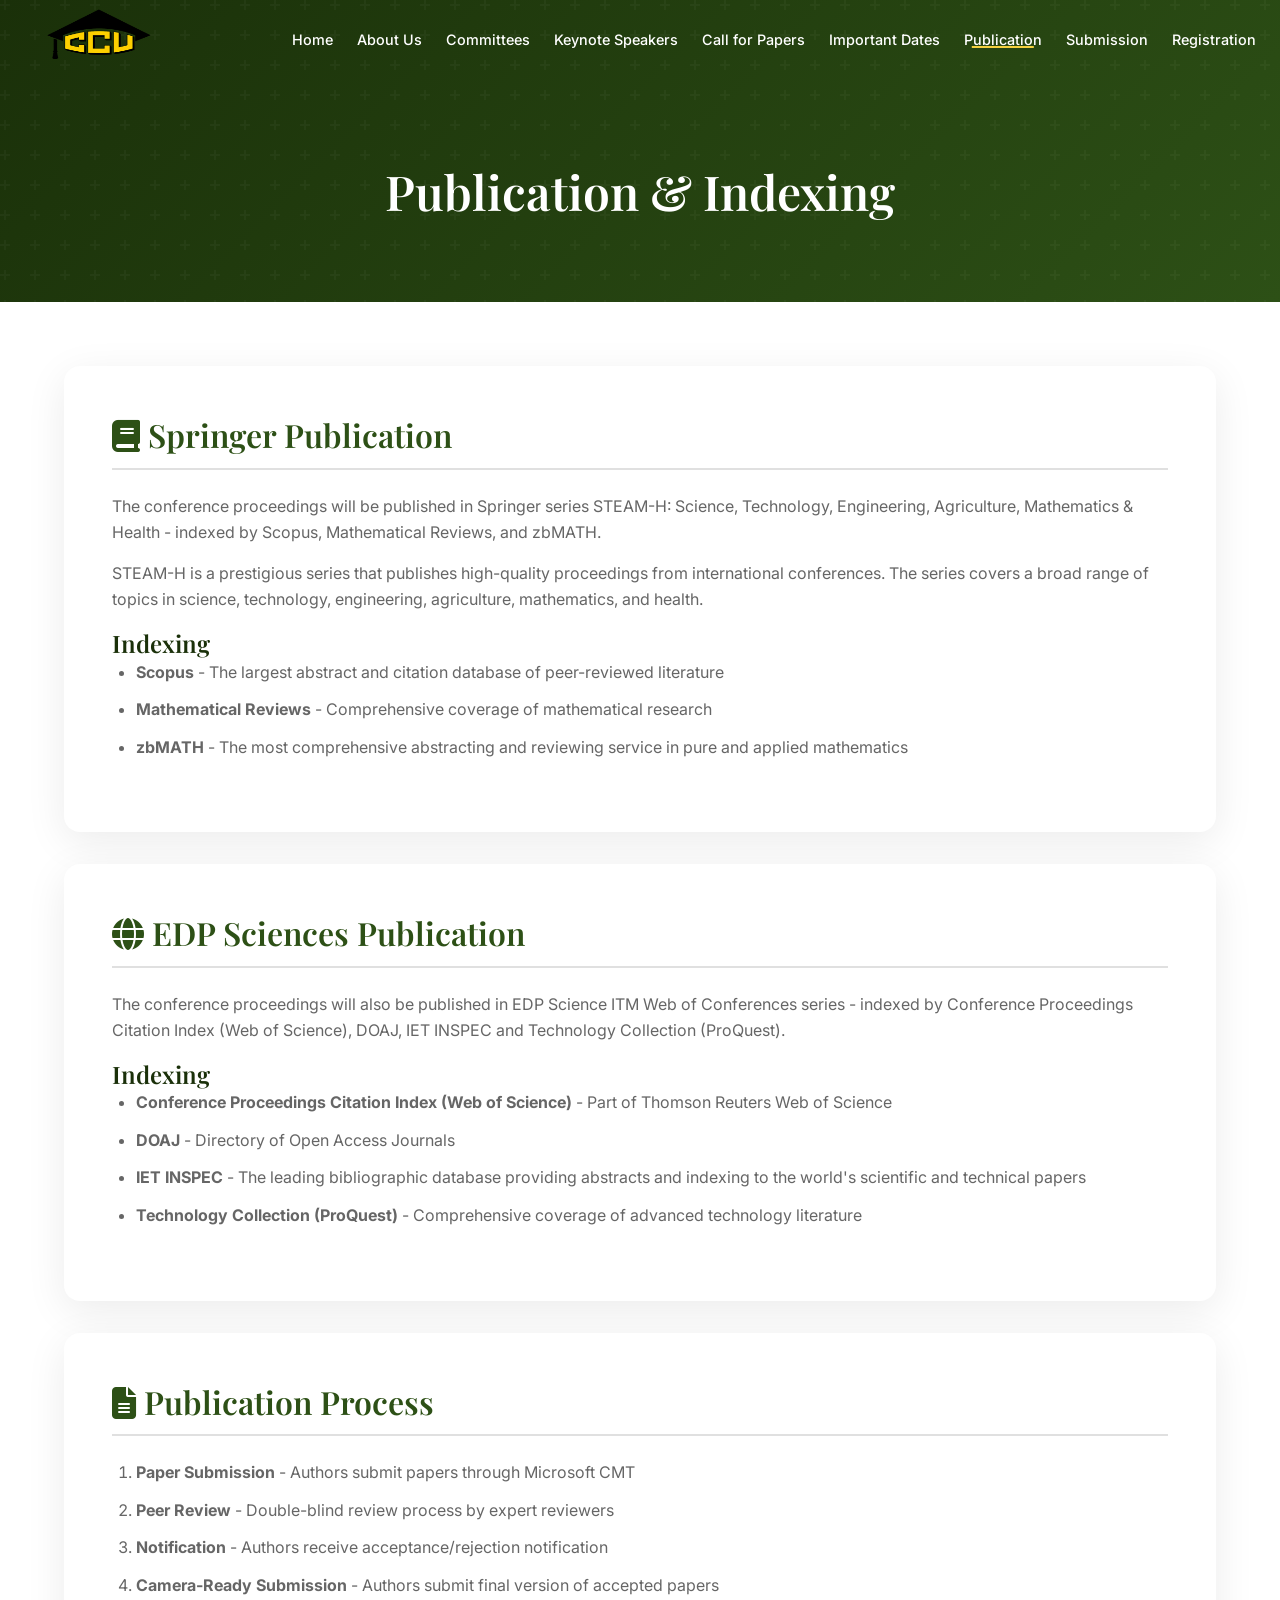
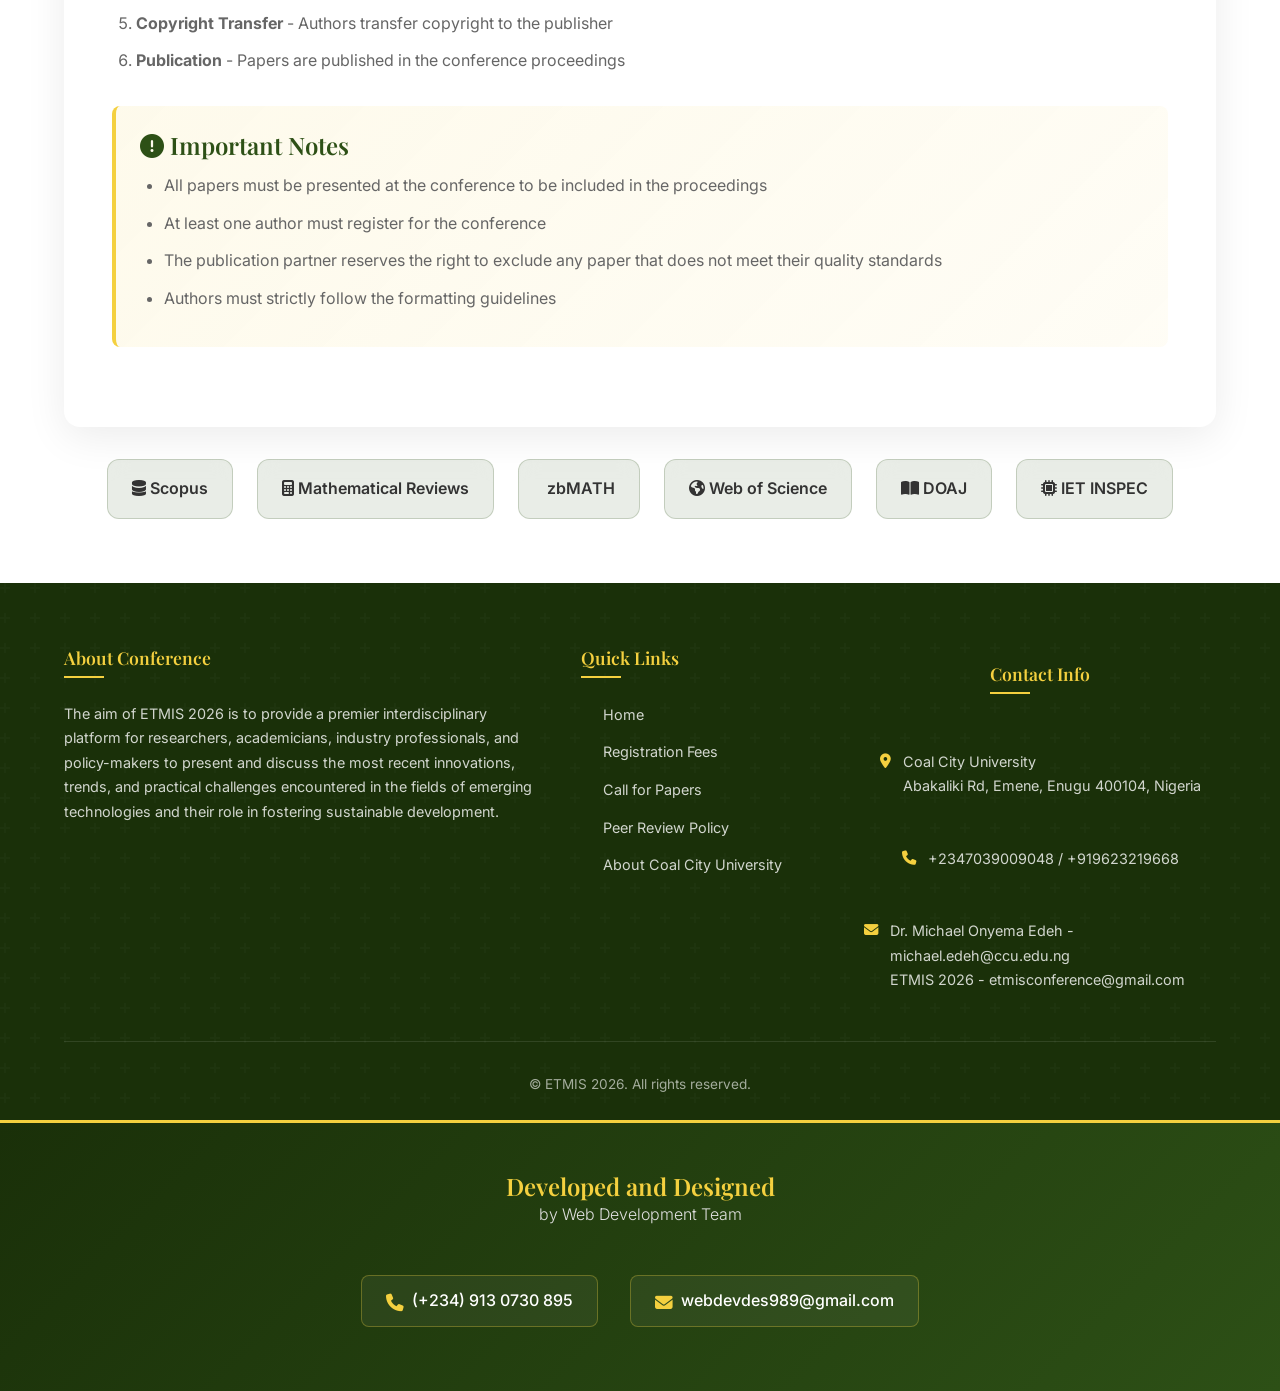
<file: publication.html>
<!DOCTYPE html>
<html lang="en">
<head>
    <meta charset="UTF-8">
    <meta name="viewport" content="width=device-width, initial-scale=1.0">
    <meta name="description" content="ETMIS 2026 Publication and Indexing - Springer STEAM-H Series, Scopus, Web of Science">
    <title>Publication - ETMIS 2026</title>
    
    <!-- Google Fonts -->
    <link rel="preconnect" href="https://fonts.googleapis.com">
    <link rel="preconnect" href="https://fonts.gstatic.com" crossorigin>
    <link href="https://fonts.googleapis.com/css2?family=Cinzel:wght@400;500;600;700&family=Inter:wght@300;400;500;600;700&family=Playfair+Display:wght@400;500;600;700&display=swap" rel="stylesheet">
    
    <!-- Font Awesome -->
    <link rel="stylesheet" href="https://cdnjs.cloudflare.com/ajax/libs/font-awesome/6.4.0/css/all.min.css">
    
    <!-- Custom CSS -->
    <link rel="stylesheet" href="css/style.css">
</head>
<body>
    <!-- Navigation -->
    <nav class="navbar">
        <div class="navbar-container">
            <a href="index.html" class="navbar-brand">
                <img src="images/logo5.png" alt="Coal City University Logo" class="logo">
            </a>
            
            <ul class="navbar-nav">
                <li class="nav-item"><a href="index.html" class="nav-link">Home</a></li>
                <li class="nav-item"><a href="about-us.html" class="nav-link">About Us</a></li>
                <li class="nav-item"><a href="committees.html" class="nav-link">Committees</a></li>
                <li class="nav-item"><a href="speakers.html" class="nav-link">Keynote Speakers</a></li>
                <li class="nav-item"><a href="callforpapers.html" class="nav-link">Call for Papers</a></li>
                <li class="nav-item"><a href="importantdates.html" class="nav-link">Important Dates</a></li>
                <li class="nav-item"><a href="publication.html" class="nav-link active">Publication</a></li>
                <li class="nav-item"><a href="submission.html" class="nav-link">Submission</a></li>
                <li class="nav-item"><a href="registration.html" class="nav-link">Registration</a></li>
            </ul>
            
            <div class="menu-toggle">
                <span></span>
                <span></span>
                <span></span>
            </div>
        </div>
    </nav>

    <!-- Page Header -->
    <header class="page-header">
        <div class="container">
            <h1 class="page-title">Publication & Indexing</h1>
        </div>
    </header>

    <!-- Publication Content -->
    <section class="content-section">
        <div class="container">
            <div class="content-box scroll-reveal">
                <h3><i class="fas fa-book"></i> Springer Publication</h3>
                <p>
                    The conference proceedings will be published in Springer series 
                    <a href="https://link.springer.com/series/15560" target="_blank">STEAM-H: Science, Technology, Engineering, Agriculture, Mathematics & Health</a> 
                    - indexed by Scopus, Mathematical Reviews, and zbMATH.
                </p>
                <p>
                    STEAM-H is a prestigious series that publishes high-quality proceedings from international conferences. The series covers a broad range of topics in science, technology, engineering, agriculture, mathematics, and health.
                </p>
                
                <h4>Indexing</h4>
                <ul>
                    <li><strong>Scopus</strong> - The largest abstract and citation database of peer-reviewed literature</li>
                    <li><strong>Mathematical Reviews</strong> - Comprehensive coverage of mathematical research</li>
                    <li><strong>zbMATH</strong> - The most comprehensive abstracting and reviewing service in pure and applied mathematics</li>
                </ul>
            </div>
            
            <div class="content-box scroll-reveal">
                <h3><i class="fas fa-globe"></i> EDP Sciences Publication</h3>
                <p>
                    The conference proceedings will also be published in EDP Science 
                    <a href="https://www.itm-conferences.org/" target="_blank">ITM Web of Conferences</a> 
                    series - indexed by Conference Proceedings Citation Index (Web of Science), DOAJ, IET INSPEC and Technology Collection (ProQuest).
                </p>
                
                <h4>Indexing</h4>
                <ul>
                    <li><strong>Conference Proceedings Citation Index (Web of Science)</strong> - Part of Thomson Reuters Web of Science</li>
                    <li><strong>DOAJ</strong> - Directory of Open Access Journals</li>
                    <li><strong>IET INSPEC</strong> - The leading bibliographic database providing abstracts and indexing to the world's scientific and technical papers</li>
                    <li><strong>Technology Collection (ProQuest)</strong> - Comprehensive coverage of advanced technology literature</li>
                </ul>
            </div>
            
            <div class="content-box scroll-reveal">
                <h3><i class="fas fa-file-alt"></i> Publication Process</h3>
                <ol>
                    <li><strong>Paper Submission</strong> - Authors submit papers through Microsoft CMT</li>
                    <li><strong>Peer Review</strong> - Double-blind review process by expert reviewers</li>
                    <li><strong>Notification</strong> - Authors receive acceptance/rejection notification</li>
                    <li><strong>Camera-Ready Submission</strong> - Authors submit final version of accepted papers</li>
                    <li><strong>Copyright Transfer</strong> - Authors transfer copyright to the publisher</li>
                    <li><strong>Publication</strong> - Papers are published in the conference proceedings</li>
                </ol>
                
                <div class="note-box">
                    <h4><i class="fas fa-exclamation-circle"></i> Important Notes</h4>
                    <ul>
                        <li>All papers must be presented at the conference to be included in the proceedings</li>
                        <li>At least one author must register for the conference</li>
                        <li>The publication partner reserves the right to exclude any paper that does not meet their quality standards</li>
                        <li>Authors must strictly follow the formatting guidelines</li>
                    </ul>
                </div>
            </div>
            
            <div class="indexing-badges scroll-reveal" style="margin-top: 2rem;">
                <div class="indexing-badge">
                    <i class="fas fa-database"></i> Scopus
                </div>
                <div class="indexing-badge">
                    <i class="fas fa-calculator"></i> Mathematical Reviews
                </div>
                <div class="indexing-badge">
                    <i class="fas fa-function"></i> zbMATH
                </div>
                <div class="indexing-badge">
                    <i class="fas fa-globe-americas"></i> Web of Science
                </div>
                <div class="indexing-badge">
                    <i class="fas fa-book-open"></i> DOAJ
                </div>
                <div class="indexing-badge">
                    <i class="fas fa-microchip"></i> IET INSPEC
                </div>
            </div>
        </div>
    </section>

    <!-- Footer -->
    <footer class="footer">
        <div class="container">
            <div class="footer-grid">
                <div class="footer-section">
                    <h4>About Conference</h4>
                    <p>
                        The aim of ETMIS 2026 is to provide a premier interdisciplinary platform for researchers, academicians, industry professionals, and policy-makers to present and discuss the most recent innovations, trends, and practical challenges encountered in the fields of emerging technologies and their role in fostering sustainable development.
                    </p>
                </div>
                
                <div class="footer-section">
                    <h4>Quick Links</h4>
                    <ul class="footer-links">
                        <li><a href="index.html">Home</a></li>
                        <li><a href="registration.html">Registration Fees</a></li>
                        <li><a href="callforpapers.html">Call for Papers</a></li>
                        <li><a href="peerreview.html">Peer Review Policy</a></li>
                        <li><a href="https://ccu.edu.ng/" target="_blank">About Coal City University</a></li>
                    </ul>
                </div>
                
                <div class="footer-section footer-contact">
                    <h4>Contact Info</h4>
                    <p>
                        <i class="fas fa-map-marker-alt"></i>
                        <span>Coal City University<br>Abakaliki Rd, Emene, Enugu 400104, Nigeria</span>
                    </p>
                    <p>
                        <i class="fas fa-phone"></i>
                        <span>+2347039009048 / +919623219668</span>
                    </p>
                    <p>
                        <i class="fas fa-envelope"></i>
                        <span>
                            Dr. Michael Onyema Edeh - <a href="mailto:michael.edeh@ccu.edu.ng">michael.edeh@ccu.edu.ng</a><br>
                            ETMIS 2026 - <a href="mailto:etmisconference@gmail.com">etmisconference@gmail.com</a>
                        </span>
                    </p>
                </div>
            </div>
            
            <div class="footer-bottom">
                <p>&copy; ETMIS 2026. All rights reserved.</p>
            </div>
        </div>
    </footer>

    <!-- New Modern Footer -->
    <footer class="modern-footer">
        <div class="container">
            <div class="footer-content">
                <div>
                    <h3 class="footer-title">Developed and Designed</h3>
                    <p class="footer-subtitle">by Web Development Team</p>
                </div>

                <div class="footer-contact">
                    <div class="contact-item" title="Click to copy">
                        <i class="fas fa-phone"></i>
                        <a href="tel:+2349130730895">(+234) 913 0730 895</a>
                        <span class="copy-feedback">Copied!</span>
                    </div>

                    <div class="contact-item" title="Click to copy">
                        <i class="fas fa-envelope"></i>
                        <a href="mailto:webdevdes989@gmail.com">webdevdes989@gmail.com</a>
                        <span class="copy-feedback">Copied!</span>
                    </div>
                </div>
            </div>
        </div>
    </footer>

    <!-- Custom JavaScript -->
    <script src="js/main.js"></script>
</body>
</html>
</file>
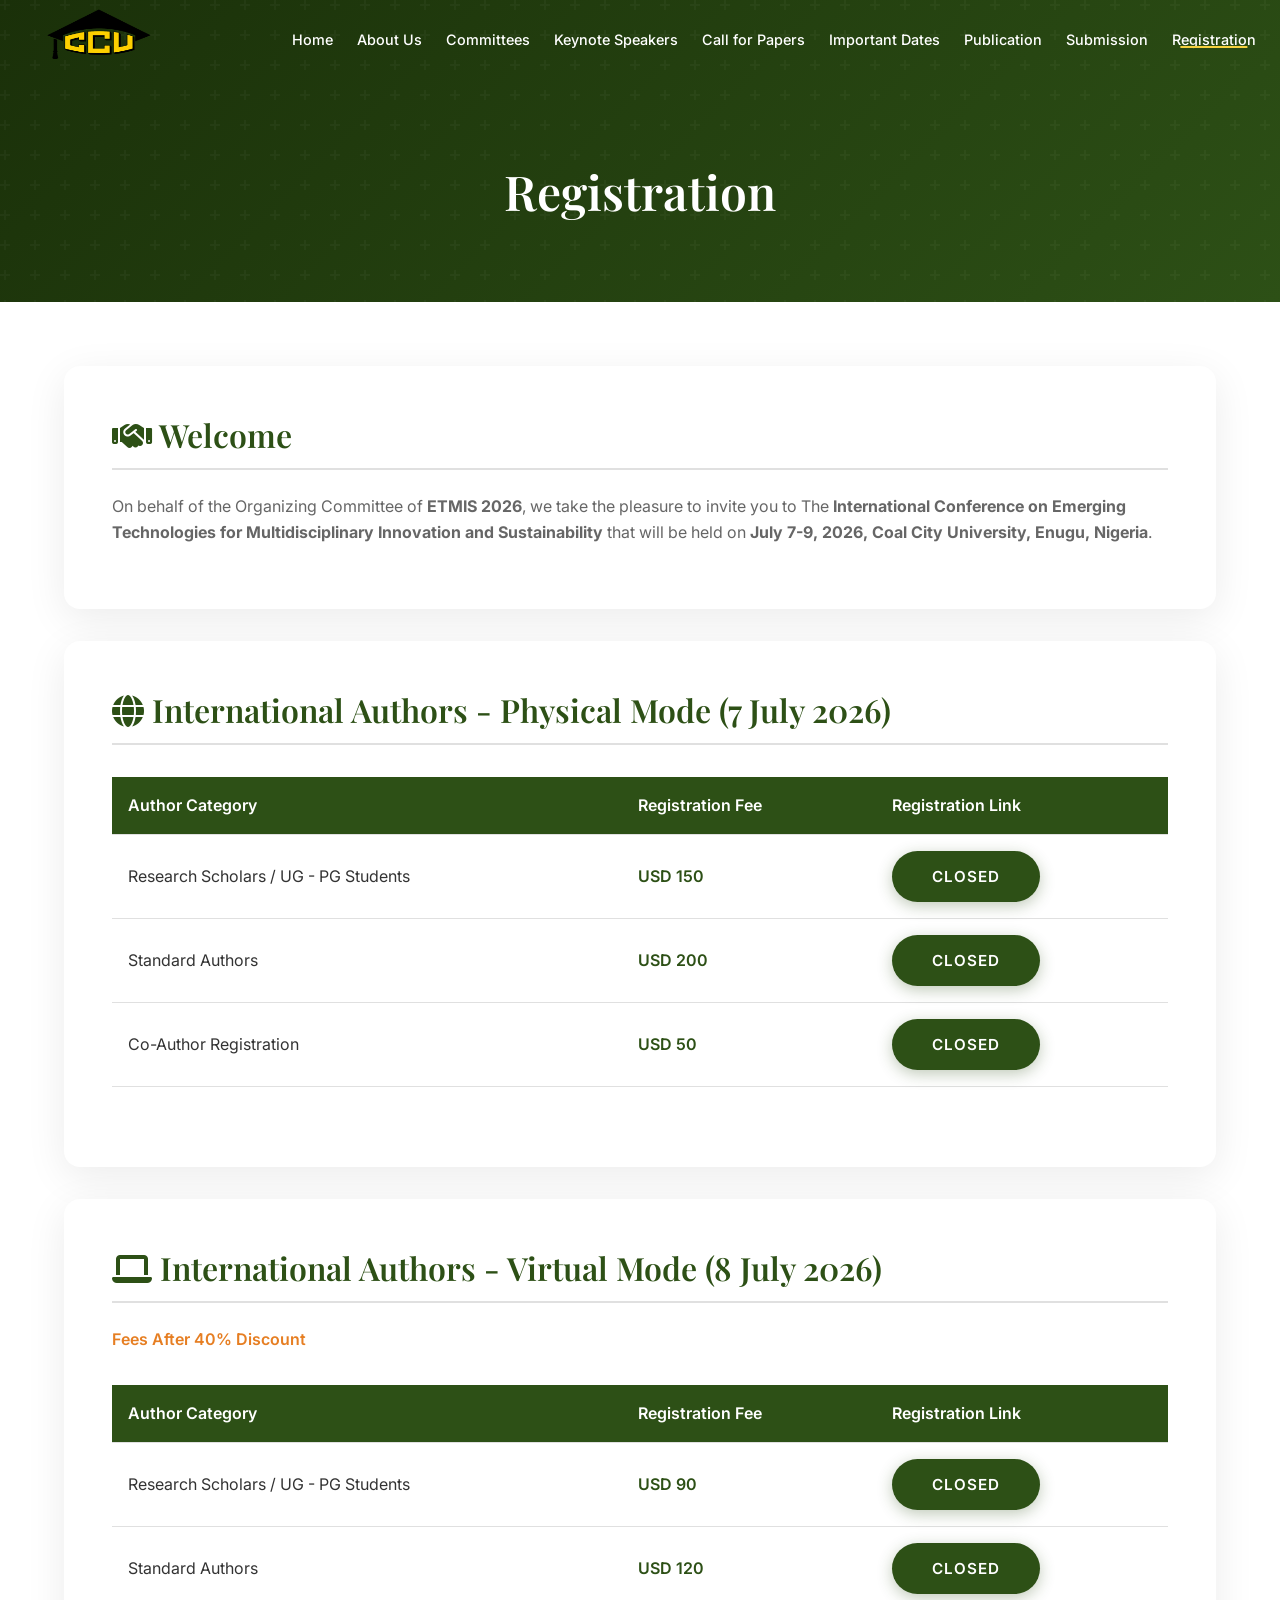
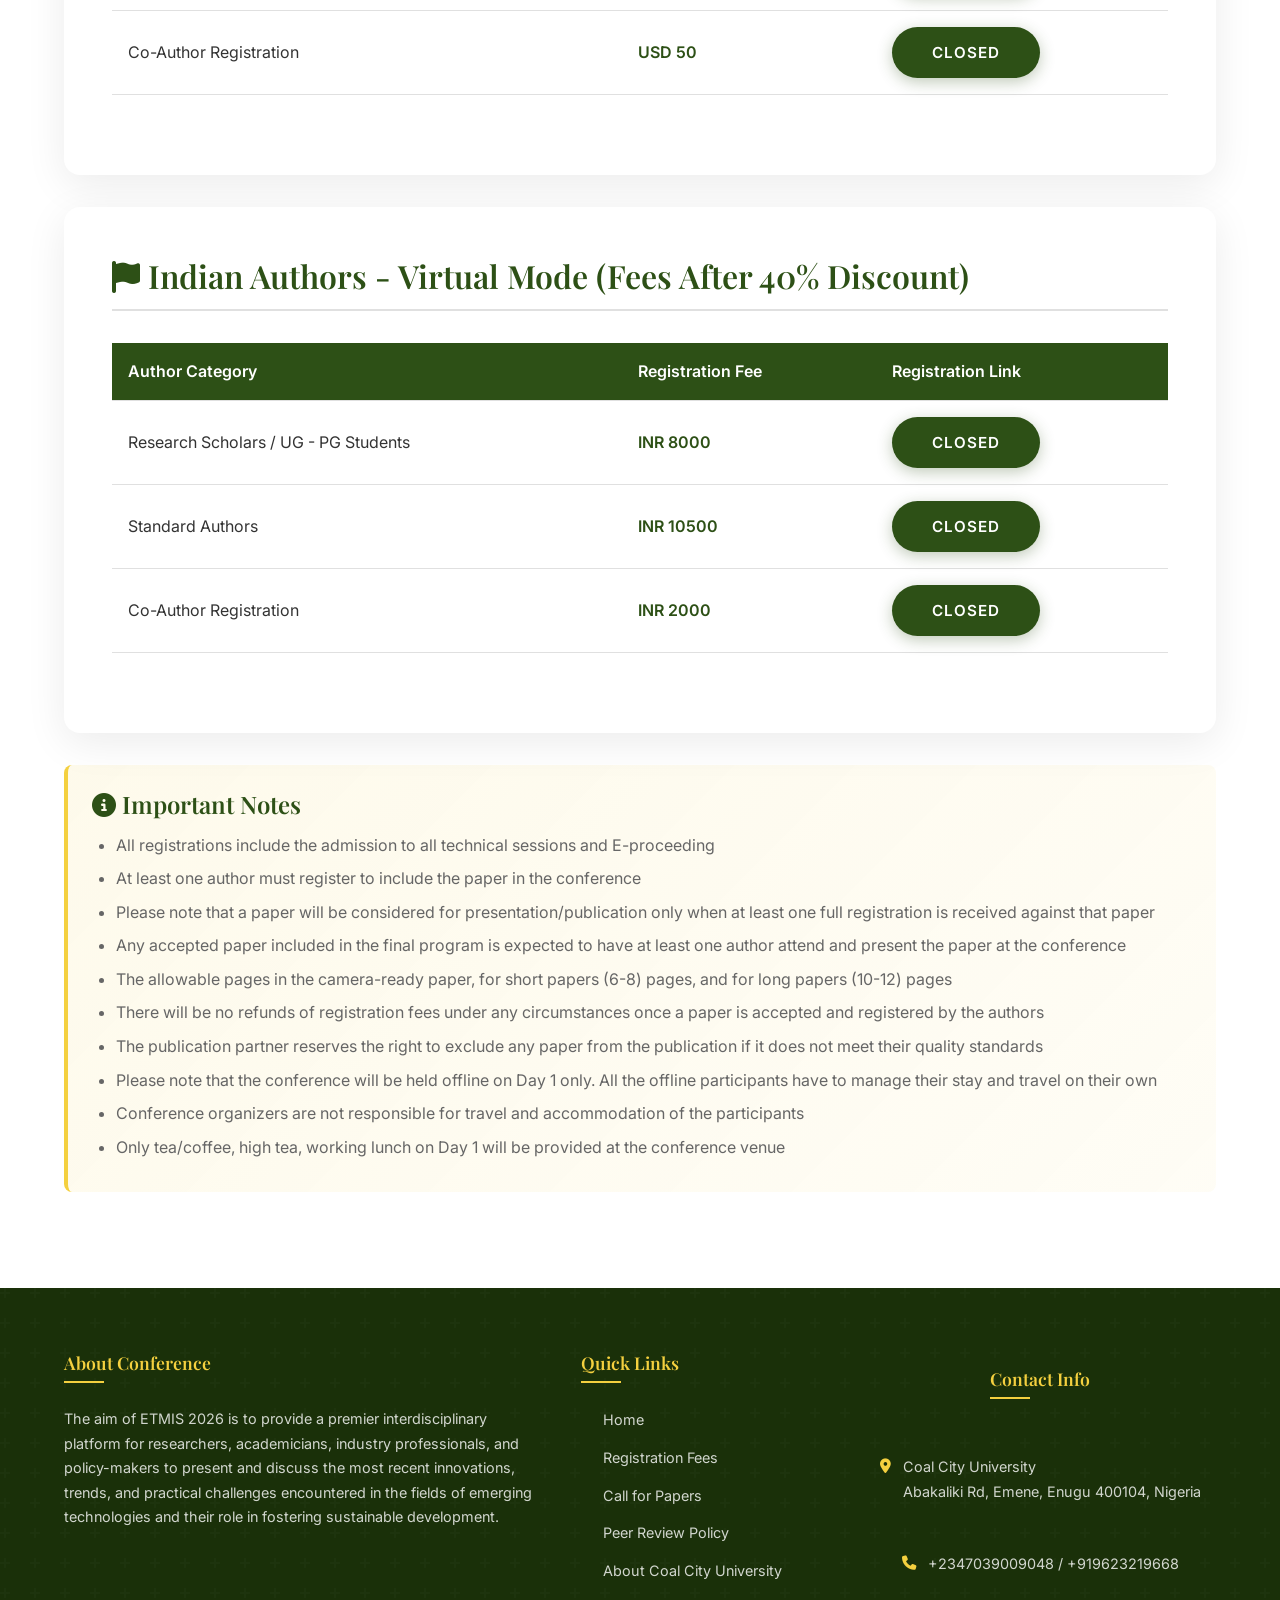
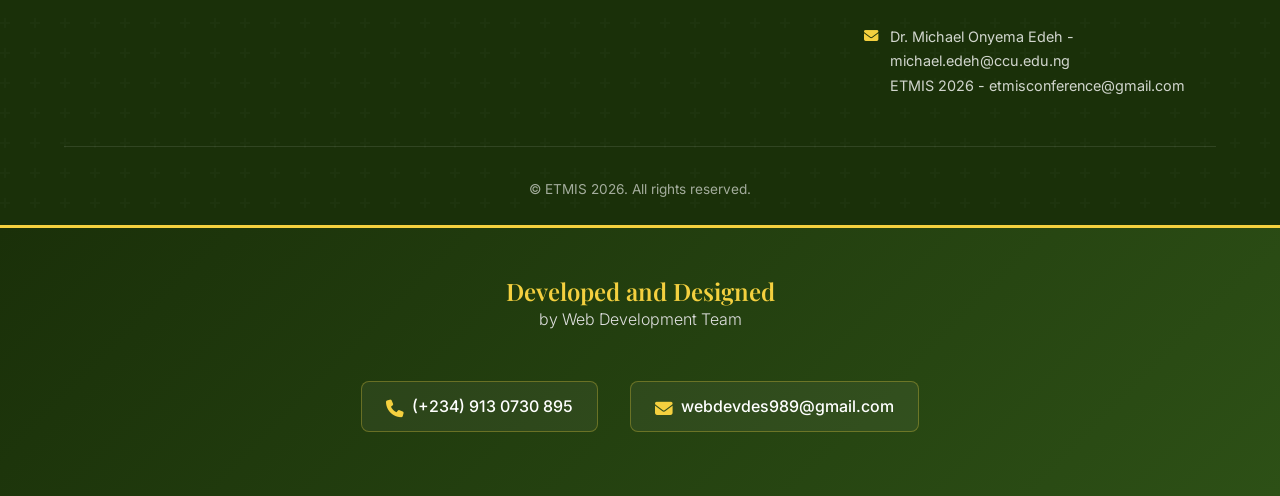
<file: registration.html>
<!DOCTYPE html>
<html lang="en">
<head>
    <meta charset="UTF-8">
    <meta name="viewport" content="width=device-width, initial-scale=1.0">
    <meta name="description" content="ETMIS 2026 Registration Fees - Author Registration, Co-Author Registration, Physical and Virtual Mode">
    <title>Registration - ETMIS 2026</title>
    
    <!-- Google Fonts -->
    <link rel="preconnect" href="https://fonts.googleapis.com">
    <link rel="preconnect" href="https://fonts.gstatic.com" crossorigin>
    <link href="https://fonts.googleapis.com/css2?family=Cinzel:wght@400;500;600;700&family=Inter:wght@300;400;500;600;700&family=Playfair+Display:wght@400;500;600;700&display=swap" rel="stylesheet">
    
    <!-- Font Awesome -->
    <link rel="stylesheet" href="https://cdnjs.cloudflare.com/ajax/libs/font-awesome/6.4.0/css/all.min.css">
    
    <!-- Custom CSS -->
    <link rel="stylesheet" href="css/style.css">
</head>
<body>
    <!-- Navigation -->
    <nav class="navbar">
        <div class="navbar-container">
            <a href="index.html" class="navbar-brand">
                <img src="images/logo5.png" alt="Coal City University Logo" class="logo">
            </a>
            
            <ul class="navbar-nav">
                <li class="nav-item"><a href="index.html" class="nav-link">Home</a></li>
                <li class="nav-item"><a href="about-us.html" class="nav-link">About Us</a></li>
                <li class="nav-item"><a href="committees.html" class="nav-link">Committees</a></li>
                <li class="nav-item"><a href="speakers.html" class="nav-link">Keynote Speakers</a></li>
                <li class="nav-item"><a href="callforpapers.html" class="nav-link">Call for Papers</a></li>
                <li class="nav-item"><a href="importantdates.html" class="nav-link">Important Dates</a></li>
                <li class="nav-item"><a href="publication.html" class="nav-link">Publication</a></li>
                <li class="nav-item"><a href="submission.html" class="nav-link">Submission</a></li>
                <li class="nav-item"><a href="registration.html" class="nav-link active">Registration</a></li>
            </ul>
            
            <div class="menu-toggle">
                <span></span>
                <span></span>
                <span></span>
            </div>
        </div>
    </nav>

    <!-- Page Header -->
    <header class="page-header">
        <div class="container">
            <h1 class="page-title">Registration</h1>
        </div>
    </header>

    <!-- Registration Content -->
    <section class="content-section">
        <div class="container">
            <div class="content-box scroll-reveal">
                <h3><i class="fas fa-handshake"></i> Welcome</h3>
                <p>
                    On behalf of the Organizing Committee of <strong>ETMIS 2026</strong>, we take the pleasure to invite you to The <strong>International Conference on Emerging Technologies for Multidisciplinary Innovation and Sustainability</strong> that will be held on <strong>July 7-9, 2026, Coal City University, Enugu, Nigeria</strong>.
                </p>
            </div>
            
            <div class="content-box scroll-reveal">
                <h3><i class="fas fa-globe"></i> International Authors - Physical Mode (7 July 2026)</h3>
                <table class="registration-table">
                    <thead>
                        <tr>
                            <th>Author Category</th>
                            <th>Registration Fee</th>
                            <th>Registration Link</th>
                        </tr>
                    </thead>
                    <tbody>
                        <tr>
                            <td>Research Scholars / UG - PG Students</td>
                            <td class="price">USD 150</td>
                            <td><button class="btn btn-primary" disabled>Closed</button></td>
                        </tr>
                        <tr>
                            <td>Standard Authors</td>
                            <td class="price">USD 200</td>
                            <td><button class="btn btn-primary" disabled>Closed</button></td>
                        </tr>
                        <tr>
                            <td>Co-Author Registration</td>
                            <td class="price">USD 50</td>
                            <td><button class="btn btn-primary" disabled>Closed</button></td>
                        </tr>
                    </tbody>
                </table>
            </div>
            
            <div class="content-box scroll-reveal">
                <h3><i class="fas fa-laptop"></i> International Authors - Virtual Mode (8 July 2026)</h3>
                <p style="color: var(--accent-orange); font-weight: 600;">Fees After 40% Discount</p>
                <table class="registration-table">
                    <thead>
                        <tr>
                            <th>Author Category</th>
                            <th>Registration Fee</th>
                            <th>Registration Link</th>
                        </tr>
                    </thead>
                    <tbody>
                        <tr>
                            <td>Research Scholars / UG - PG Students</td>
                            <td class="price">USD 90</td>
                            <td><button class="btn btn-primary" disabled>Closed</button></td>
                        </tr>
                        <tr>
                            <td>Standard Authors</td>
                            <td class="price">USD 120</td>
                            <td><button class="btn btn-primary" disabled>Closed</button></td>
                        </tr>
                        <tr>
                            <td>Co-Author Registration</td>
                            <td class="price">USD 50</td>
                            <td><button class="btn btn-primary" disabled>Closed</button></td>
                        </tr>
                    </tbody>
                </table>
            </div>
            
            <div class="content-box scroll-reveal">
                <h3><i class="fas fa-flag"></i> Indian Authors - Virtual Mode (Fees After 40% Discount)</h3>
                <table class="registration-table">
                    <thead>
                        <tr>
                            <th>Author Category</th>
                            <th>Registration Fee</th>
                            <th>Registration Link</th>
                        </tr>
                    </thead>
                    <tbody>
                        <tr>
                            <td>Research Scholars / UG - PG Students</td>
                            <td class="price">INR 8000</td>
                            <td><button class="btn btn-primary" disabled>Closed</button></td>
                        </tr>
                        <tr>
                            <td>Standard Authors</td>
                            <td class="price">INR 10500</td>
                            <td><button class="btn btn-primary" disabled>Closed</button></td>
                        </tr>
                        <tr>
                            <td>Co-Author Registration</td>
                            <td class="price">INR 2000</td>
                            <td><button class="btn btn-primary" disabled>Closed</button></td>
                        </tr>
                    </tbody>
                </table>
            </div>
            
            <div class="note-box scroll-reveal">
                <h4><i class="fas fa-info-circle"></i> Important Notes</h4>
                <ul>
                    <li>All registrations include the admission to all technical sessions and E-proceeding</li>
                    <li>At least one author must register to include the paper in the conference</li>
                    <li>Please note that a paper will be considered for presentation/publication only when at least one full registration is received against that paper</li>
                    <li>Any accepted paper included in the final program is expected to have at least one author attend and present the paper at the conference</li>
                    <li>The allowable pages in the camera-ready paper, for short papers (6-8) pages, and for long papers (10-12) pages</li>
                    <li>There will be no refunds of registration fees under any circumstances once a paper is accepted and registered by the authors</li>
                    <li>The publication partner reserves the right to exclude any paper from the publication if it does not meet their quality standards</li>
                    <li>Please note that the conference will be held offline on Day 1 only. All the offline participants have to manage their stay and travel on their own</li>
                    <li>Conference organizers are not responsible for travel and accommodation of the participants</li>
                    <li>Only tea/coffee, high tea, working lunch on Day 1 will be provided at the conference venue</li>
                </ul>
            </div>
        </div>
    </section>

    <!-- Footer -->
    <footer class="footer">
        <div class="container">
            <div class="footer-grid">
                <div class="footer-section">
                    <h4>About Conference</h4>
                    <p>
                        The aim of ETMIS 2026 is to provide a premier interdisciplinary platform for researchers, academicians, industry professionals, and policy-makers to present and discuss the most recent innovations, trends, and practical challenges encountered in the fields of emerging technologies and their role in fostering sustainable development.
                    </p>
                </div>
                
                <div class="footer-section">
                    <h4>Quick Links</h4>
                    <ul class="footer-links">
                        <li><a href="index.html">Home</a></li>
                        <li><a href="registration.html">Registration Fees</a></li>
                        <li><a href="callforpapers.html">Call for Papers</a></li>
                        <li><a href="peerreview.html">Peer Review Policy</a></li>
                        <li><a href="https://ccu.edu.ng/" target="_blank">About Coal City University</a></li>
                    </ul>
                </div>
                
                <div class="footer-section footer-contact">
                    <h4>Contact Info</h4>
                    <p>
                        <i class="fas fa-map-marker-alt"></i>
                        <span>Coal City University<br>Abakaliki Rd, Emene, Enugu 400104, Nigeria</span>
                    </p>
                    <p>
                        <i class="fas fa-phone"></i>
                        <span>+2347039009048 / +919623219668</span>
                    </p>
                    <p>
                        <i class="fas fa-envelope"></i>
                        <span>
                            Dr. Michael Onyema Edeh - <a href="mailto:michael.edeh@ccu.edu.ng">michael.edeh@ccu.edu.ng</a><br>
                            ETMIS 2026 - <a href="mailto:etmisconference@gmail.com">etmisconference@gmail.com</a>
                        </span>
                    </p>
                </div>
            </div>
            
            <div class="footer-bottom">
                <p>&copy; ETMIS 2026. All rights reserved.</p>
            </div>
        </div>
    </footer>

    <!-- New Modern Footer -->
    <footer class="modern-footer">
        <div class="container">
            <div class="footer-content">
                <div>
                    <h3 class="footer-title">Developed and Designed</h3>
                    <p class="footer-subtitle">by Web Development Team</p>
                </div>

                <div class="footer-contact">
                    <div class="contact-item" title="Click to copy">
                        <i class="fas fa-phone"></i>
                        <a href="tel:+2349130730895">(+234) 913 0730 895</a>
                        <span class="copy-feedback">Copied!</span>
                    </div>

                    <div class="contact-item" title="Click to copy">
                        <i class="fas fa-envelope"></i>
                        <a href="mailto:webdevdes989@gmail.com">webdevdes989@gmail.com</a>
                        <span class="copy-feedback">Copied!</span>
                    </div>
                </div>
            </div>
        </div>
    </footer>

    <!-- Custom JavaScript -->
    <script src="js/main.js"></script>
</body>
</html>
</file>
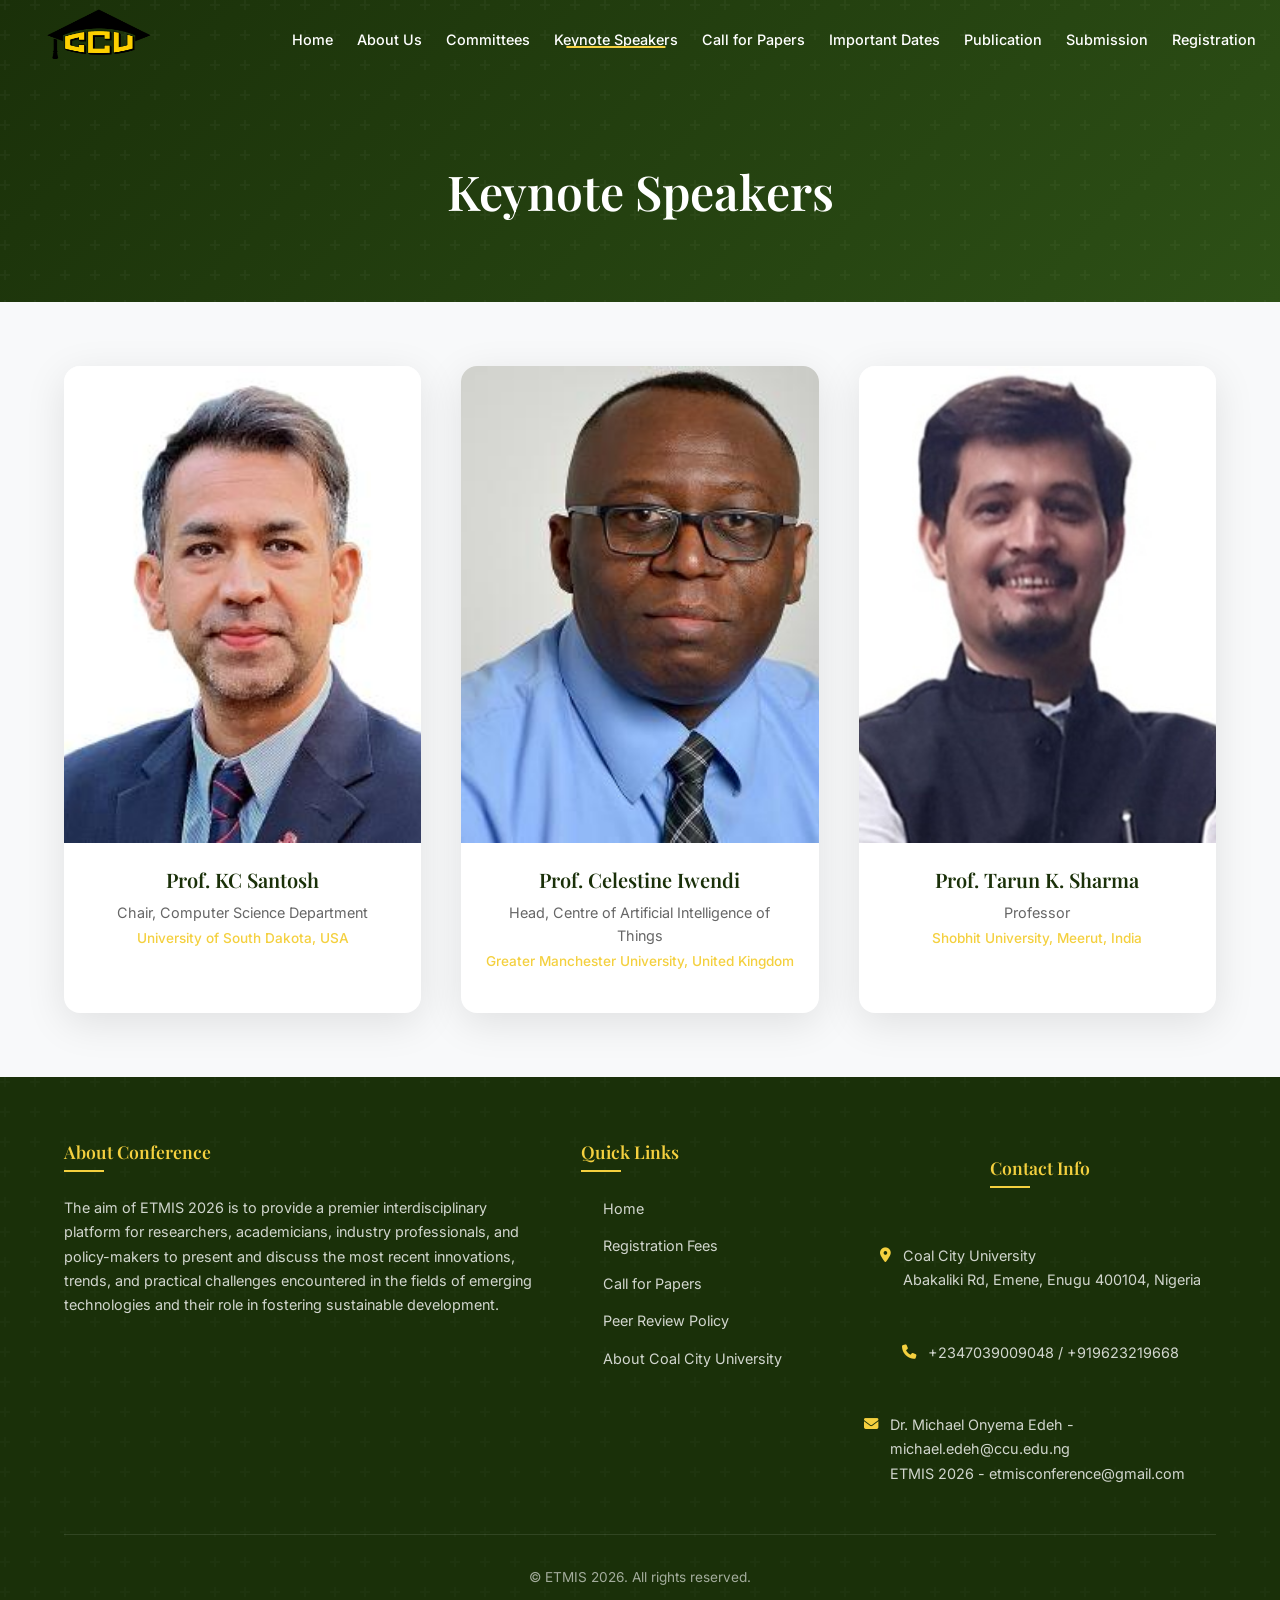
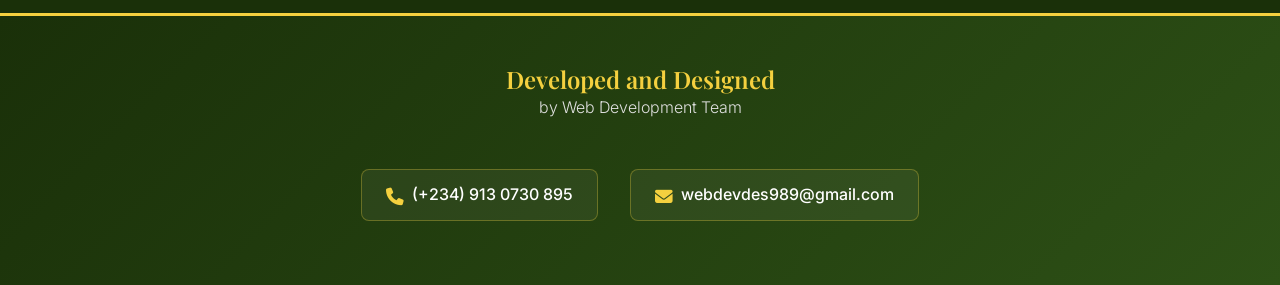
<file: speakers.html>
<!DOCTYPE html>
<html lang="en">
<head>
    <meta charset="UTF-8">
    <meta name="viewport" content="width=device-width, initial-scale=1.0">
    <meta name="description" content="ETMIS 2026 Keynote Speakers - Prof. KC Santosh, Prof. Celestine Iwendi, Prof. Tarun K. Sharma">
    <title>Keynote Speakers - ETMIS 2026</title>
    
    <!-- Google Fonts -->
    <link rel="preconnect" href="https://fonts.googleapis.com">
    <link rel="preconnect" href="https://fonts.gstatic.com" crossorigin>
    <link href="https://fonts.googleapis.com/css2?family=Cinzel:wght@400;500;600;700&family=Inter:wght@300;400;500;600;700&family=Playfair+Display:wght@400;500;600;700&display=swap" rel="stylesheet">
    
    <!-- Font Awesome -->
    <link rel="stylesheet" href="https://cdnjs.cloudflare.com/ajax/libs/font-awesome/6.4.0/css/all.min.css">
    
    <!-- Custom CSS -->
    <link rel="stylesheet" href="css/style.css">
</head>
<body>
    <!-- Navigation -->
    <nav class="navbar">
        <div class="navbar-container">
            <a href="index.html" class="navbar-brand">
                <img src="images/logo5.png" alt="Coal City University Logo" class="logo">
            </a>
            
            <ul class="navbar-nav">
                <li class="nav-item"><a href="index.html" class="nav-link">Home</a></li>
                <li class="nav-item"><a href="about-us.html" class="nav-link">About Us</a></li>
                <li class="nav-item"><a href="committees.html" class="nav-link">Committees</a></li>
                <li class="nav-item"><a href="speakers.html" class="nav-link active">Keynote Speakers</a></li>
                <li class="nav-item"><a href="callforpapers.html" class="nav-link">Call for Papers</a></li>
                <li class="nav-item"><a href="importantdates.html" class="nav-link">Important Dates</a></li>
                <li class="nav-item"><a href="publication.html" class="nav-link">Publication</a></li>
                <li class="nav-item"><a href="submission.html" class="nav-link">Submission</a></li>
                <li class="nav-item"><a href="registration.html" class="nav-link">Registration</a></li>
            </ul>
            
            <div class="menu-toggle">
                <span></span>
                <span></span>
                <span></span>
            </div>
        </div>
    </nav>

    <!-- Page Header -->
    <header class="page-header">
        <div class="container">
            <h1 class="page-title">Keynote Speakers</h1>
        </div>
    </header>

    <!-- Speakers Section -->
    <section class="content-section section-light">
        <div class="container">
            <div class="speakers-grid">
                <div class="speaker-card scroll-reveal stagger-1">
                    <div class="speaker-image">
                        <img src="images/dr-kc-santosh.jpg" alt="Prof. KC Santosh">
                        <div class="speaker-overlay"></div>
                    </div>
                    <div class="speaker-info">
                        <h4 class="speaker-name">Prof. KC Santosh</h4>
                        <p class="speaker-title">Chair, Computer Science Department</p>
                        <p class="speaker-affiliation">University of South Dakota, USA</p>
                    </div>
                </div>
                
                <div class="speaker-card scroll-reveal stagger-2">
                    <div class="speaker-image">
                        <img src="images/prof-celestine-iwendi.jpg" alt="Prof. Celestine Iwendi">
                        <div class="speaker-overlay"></div>
                    </div>
                    <div class="speaker-info">
                        <h4 class="speaker-name">Prof. Celestine Iwendi</h4>
                        <p class="speaker-title">Head, Centre of Artificial Intelligence of Things</p>
                        <p class="speaker-affiliation">Greater Manchester University, United Kingdom</p>
                    </div>
                </div>
                
                <div class="speaker-card scroll-reveal stagger-3">
                    <div class="speaker-image">
                        <img src="images/prof-tarun.jpg" alt="Prof. Tarun K. Sharma">
                        <div class="speaker-overlay"></div>
                    </div>
                    <div class="speaker-info">
                        <h4 class="speaker-name">Prof. Tarun K. Sharma</h4>
                        <p class="speaker-title">Professor</p>
                        <p class="speaker-affiliation">Shobhit University, Meerut, India</p>
                    </div>
                </div>
            </div>
        </div>
    </section>

    <!-- Footer -->
    <footer class="footer">
        <div class="container">
            <div class="footer-grid">
                <div class="footer-section">
                    <h4>About Conference</h4>
                    <p>
                        The aim of ETMIS 2026 is to provide a premier interdisciplinary platform for researchers, academicians, industry professionals, and policy-makers to present and discuss the most recent innovations, trends, and practical challenges encountered in the fields of emerging technologies and their role in fostering sustainable development.
                    </p>
                </div>
                
                <div class="footer-section">
                    <h4>Quick Links</h4>
                    <ul class="footer-links">
                        <li><a href="index.html">Home</a></li>
                        <li><a href="registration.html">Registration Fees</a></li>
                        <li><a href="callforpapers.html">Call for Papers</a></li>
                        <li><a href="peerreview.html">Peer Review Policy</a></li>
                        <li><a href="https://ccu.edu.ng/" target="_blank">About Coal City University</a></li>
                    </ul>
                </div>
                
                <div class="footer-section footer-contact">
                    <h4>Contact Info</h4>
                    <p>
                        <i class="fas fa-map-marker-alt"></i>
                        <span>Coal City University<br>Abakaliki Rd, Emene, Enugu 400104, Nigeria</span>
                    </p>
                    <p>
                        <i class="fas fa-phone"></i>
                        <span>+2347039009048 / +919623219668</span>
                    </p>
                    <p>
                        <i class="fas fa-envelope"></i>
                        <span>
                            Dr. Michael Onyema Edeh - <a href="mailto:michael.edeh@ccu.edu.ng">michael.edeh@ccu.edu.ng</a><br>
                            ETMIS 2026 - <a href="mailto:etmisconference@gmail.com">etmisconference@gmail.com</a>
                        </span>
                    </p>
                </div>
            </div>
            
            <div class="footer-bottom">
                <p>&copy; ETMIS 2026. All rights reserved.</p>
            </div>
        </div>
    </footer>

    <!-- New Modern Footer -->
    <footer class="modern-footer">
        <div class="container">
            <div class="footer-content">
                <div>
                    <h3 class="footer-title">Developed and Designed</h3>
                    <p class="footer-subtitle">by Web Development Team</p>
                </div>

                <div class="footer-contact">
                    <div class="contact-item" title="Click to copy">
                        <i class="fas fa-phone"></i>
                        <a href="tel:+2349130730895">(+234) 913 0730 895</a>
                        <span class="copy-feedback">Copied!</span>
                    </div>

                    <div class="contact-item" title="Click to copy">
                        <i class="fas fa-envelope"></i>
                        <a href="mailto:webdevdes989@gmail.com">webdevdes989@gmail.com</a>
                        <span class="copy-feedback">Copied!</span>
                    </div>
                </div>
            </div>
        </div>
    </footer>

    <!-- Custom JavaScript -->
    <script src="js/main.js"></script>
</body>
</html>
</file>
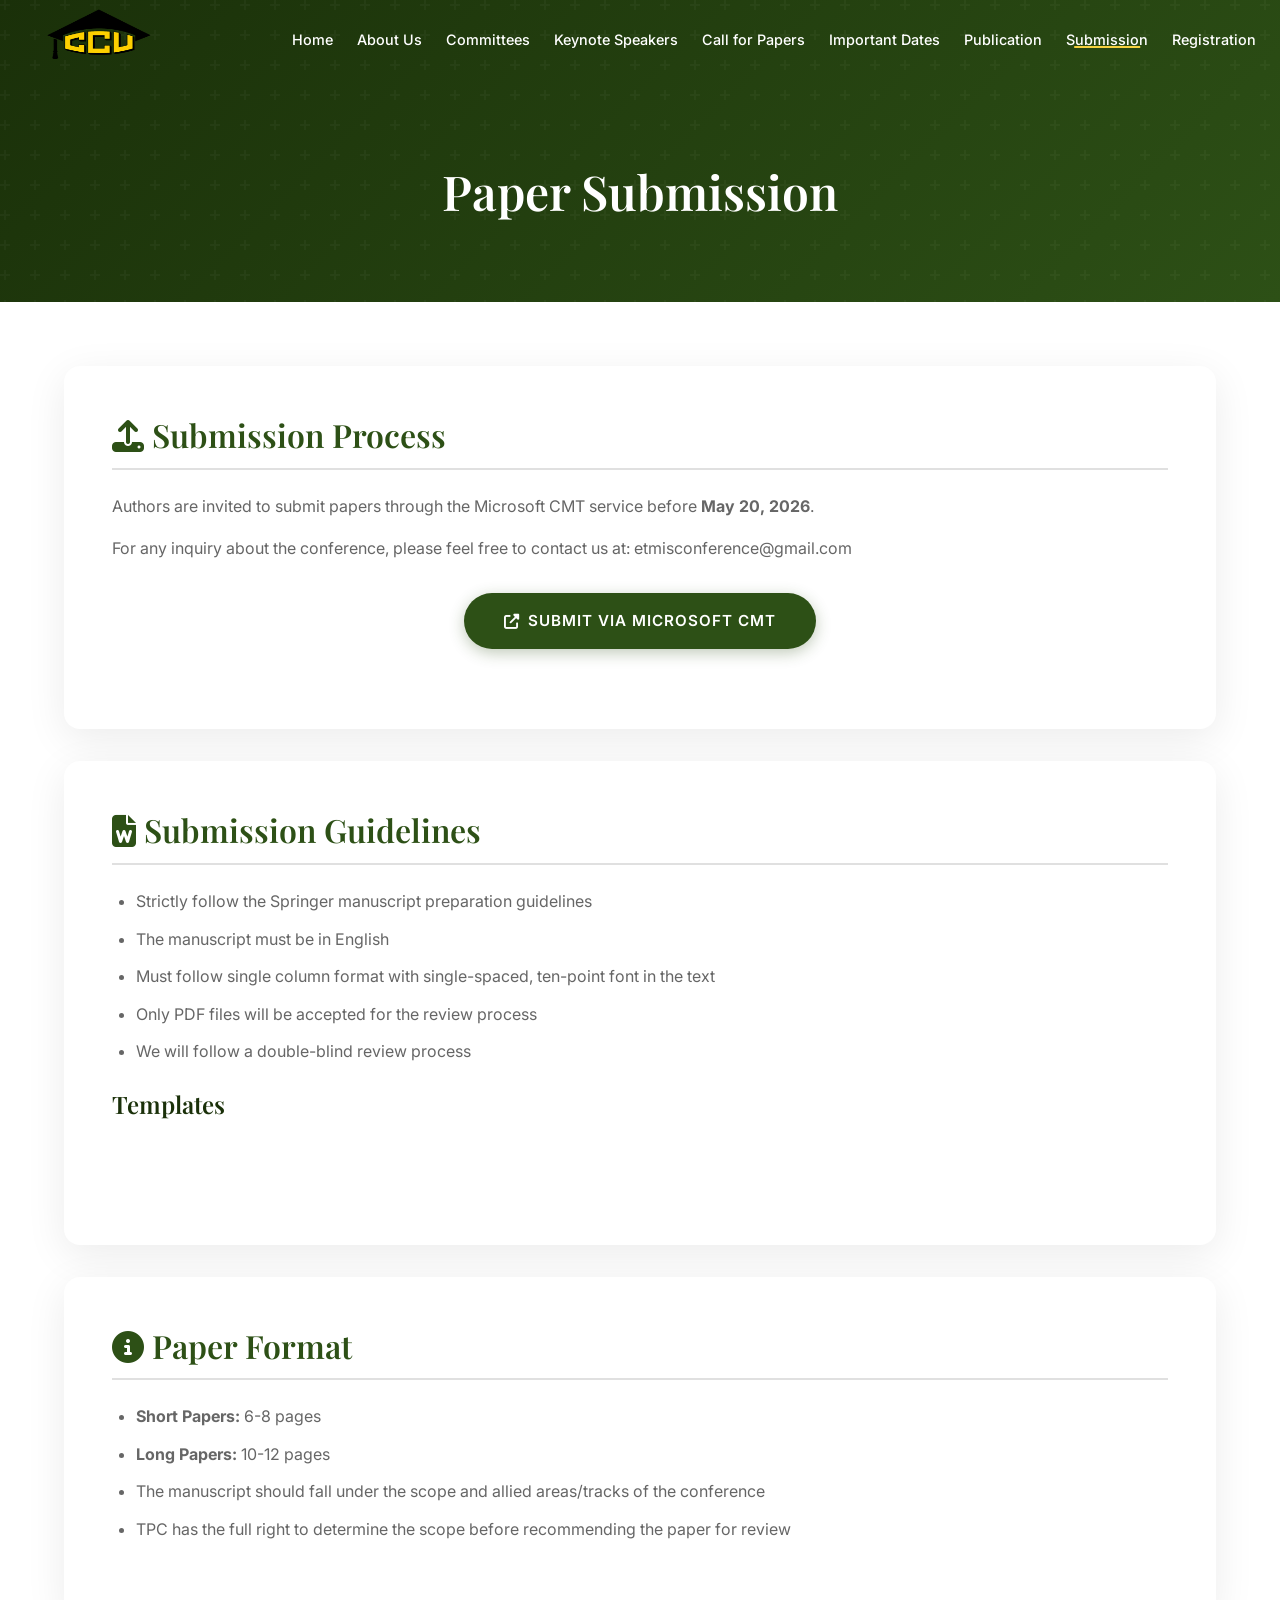
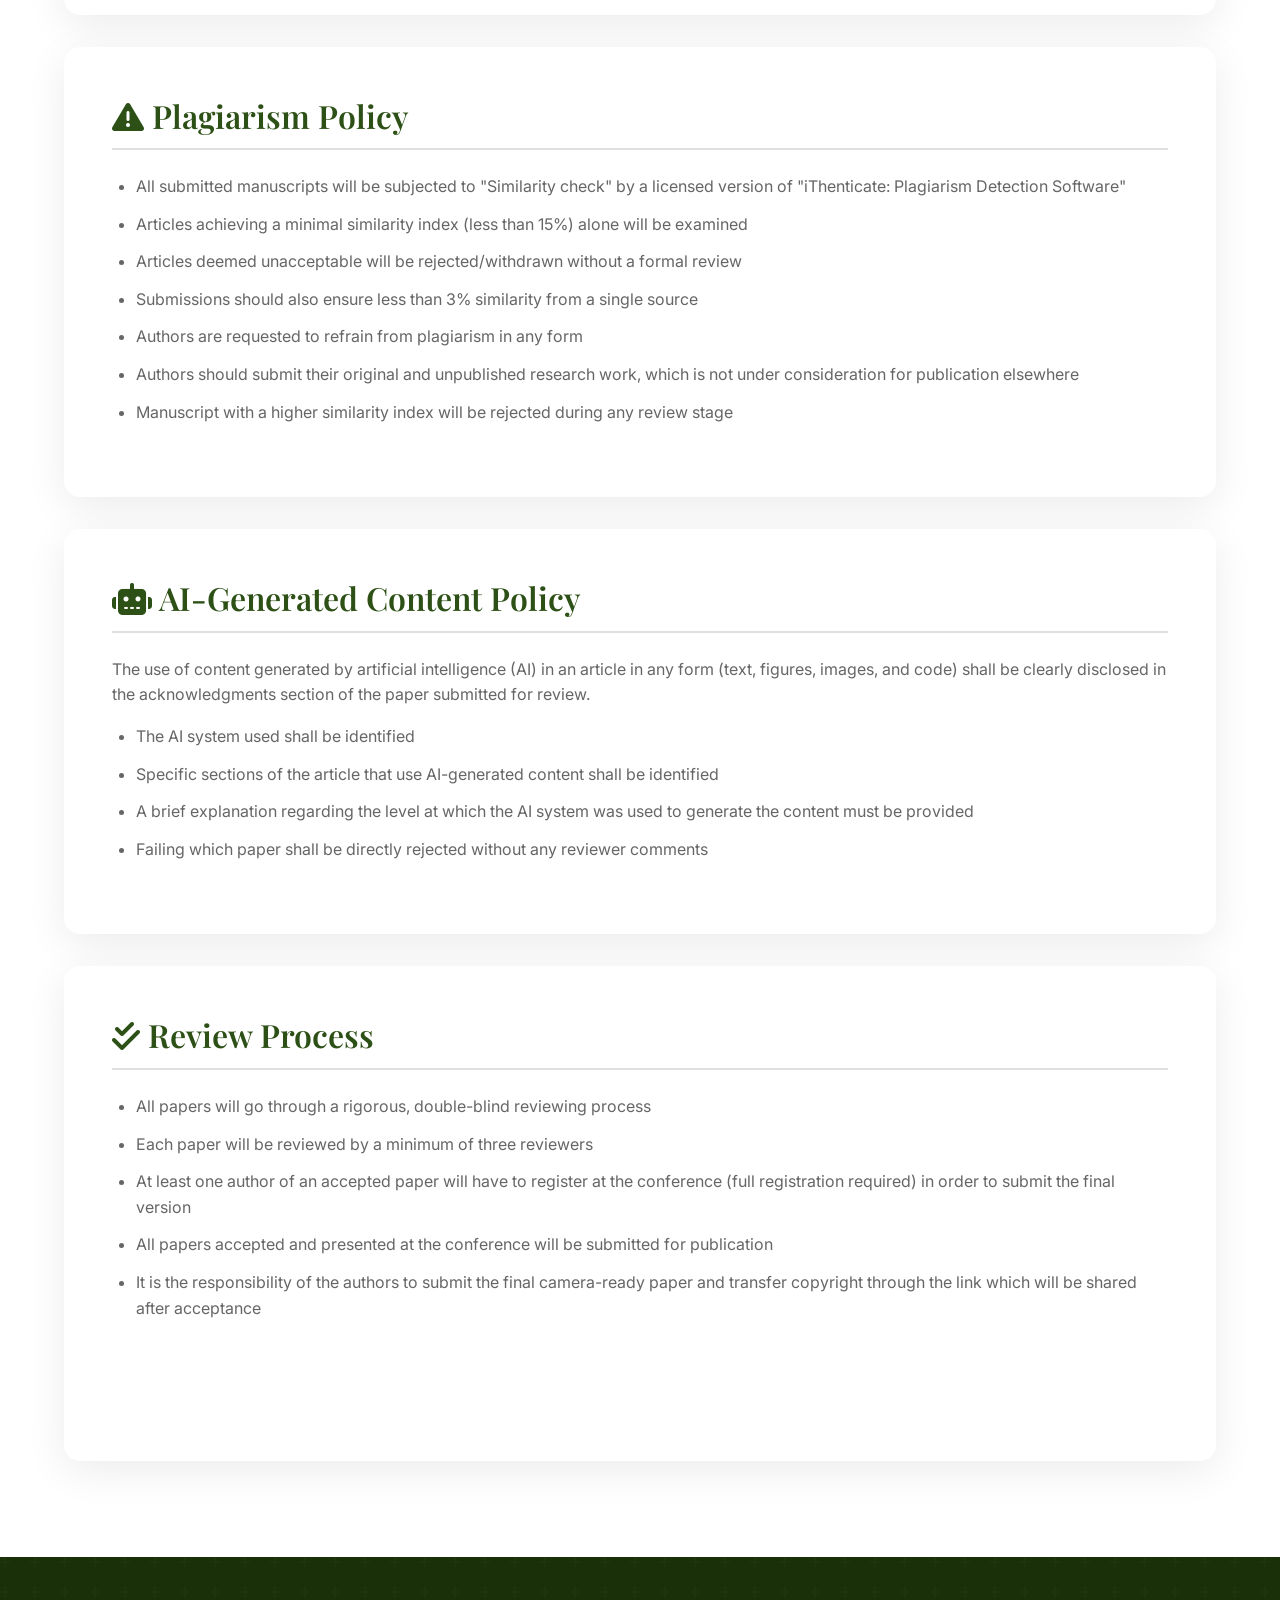
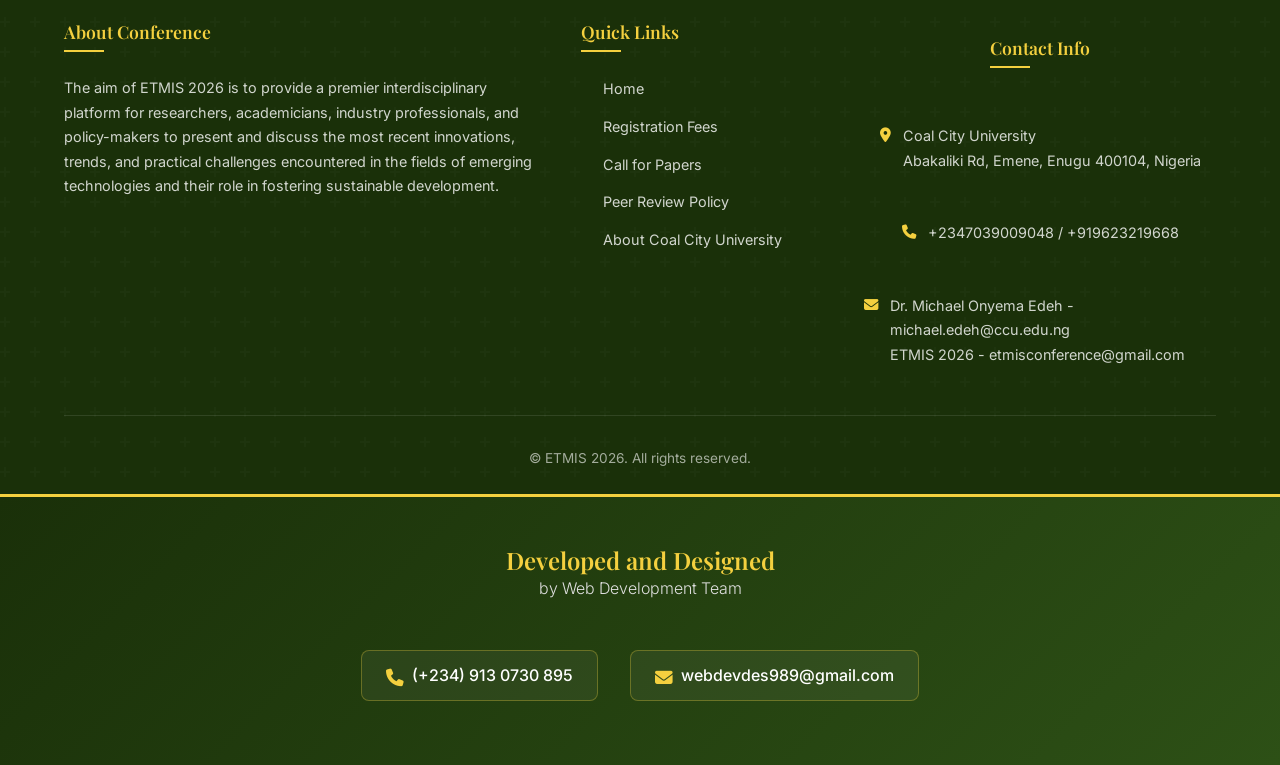
<file: submission.html>
<!DOCTYPE html>
<html lang="en">
<head>
    <meta charset="UTF-8">
    <meta name="viewport" content="width=device-width, initial-scale=1.0">
    <meta name="description" content="ETMIS 2026 Paper Submission Guidelines - Microsoft CMT, Templates, Formatting Instructions">
    <title>Submission - ETMIS 2026</title>
    
    <!-- Google Fonts -->
    <link rel="preconnect" href="https://fonts.googleapis.com">
    <link rel="preconnect" href="https://fonts.gstatic.com" crossorigin>
    <link href="https://fonts.googleapis.com/css2?family=Cinzel:wght@400;500;600;700&family=Inter:wght@300;400;500;600;700&family=Playfair+Display:wght@400;500;600;700&display=swap" rel="stylesheet">
    
    <!-- Font Awesome -->
    <link rel="stylesheet" href="https://cdnjs.cloudflare.com/ajax/libs/font-awesome/6.4.0/css/all.min.css">
    
    <!-- Custom CSS -->
    <link rel="stylesheet" href="css/style.css">
</head>
<body>
    <!-- Navigation -->
    <nav class="navbar">
        <div class="navbar-container">
            <a href="index.html" class="navbar-brand">
                <img src="images/logo5.png" alt="Coal City University Logo" class="logo">
            </a>
            
            <ul class="navbar-nav">
                <li class="nav-item"><a href="index.html" class="nav-link">Home</a></li>
                <li class="nav-item"><a href="about-us.html" class="nav-link">About Us</a></li>
                <li class="nav-item"><a href="committees.html" class="nav-link">Committees</a></li>
                <li class="nav-item"><a href="speakers.html" class="nav-link">Keynote Speakers</a></li>
                <li class="nav-item"><a href="callforpapers.html" class="nav-link">Call for Papers</a></li>
                <li class="nav-item"><a href="importantdates.html" class="nav-link">Important Dates</a></li>
                <li class="nav-item"><a href="publication.html" class="nav-link">Publication</a></li>
                <li class="nav-item"><a href="submission.html" class="nav-link active">Submission</a></li>
                <li class="nav-item"><a href="registration.html" class="nav-link">Registration</a></li>
            </ul>
            
            <div class="menu-toggle">
                <span></span>
                <span></span>
                <span></span>
            </div>
        </div>
    </nav>

    <!-- Page Header -->
    <header class="page-header">
        <div class="container">
            <h1 class="page-title">Paper Submission</h1>
        </div>
    </header>

    <!-- Submission Content -->
    <section class="content-section">
        <div class="container">
            <div class="content-box scroll-reveal">
                <h3><i class="fas fa-upload"></i> Submission Process</h3>
                <p>
                    Authors are invited to submit papers through the 
                    <a href="https://cmt3.research.microsoft.com/ETMIS2025" target="_blank">Microsoft CMT service</a> 
                    before <strong>May 20, 2026</strong>.
                </p>
                <p>
                    For any inquiry about the conference, please feel free to contact us at: 
                    <a href="mailto:etmisconference@gmail.com">etmisconference@gmail.com</a>
                </p>
                
                <div style="text-align: center; margin: 2rem 0;">
                    <a href="https://cmt3.research.microsoft.com/ETMIS2025" class="btn btn-primary" target="_blank">
                        <i class="fas fa-external-link-alt"></i> Submit via Microsoft CMT
                    </a>
                </div>
            </div>
            
            <div class="content-box scroll-reveal">
                <h3><i class="fas fa-file-word"></i> Submission Guidelines</h3>
                <ul>
                    <li>Strictly follow the <a href="https://www.springer.com/gp/authors-editors/book-authors-editors/your-publication-journey/manuscript-preparation" target="_blank">Springer manuscript preparation guidelines</a></li>
                    <li>The manuscript must be in English</li>
                    <li>Must follow single column format with single-spaced, ten-point font in the text</li>
                    <li>Only PDF files will be accepted for the review process</li>
                    <li>We will follow a double-blind review process</li>
                </ul>
                
                <h4>Templates</h4>
                <div style="display: flex; gap: 1rem; flex-wrap: wrap; margin-top: 1rem;">
                    <a href="https://www.etmis.in/resource/upload/splnproc1703.docm" class="btn btn-secondary" target="_blank">
                        <i class="fas fa-download"></i> Springer Template
                    </a>
                    <a href="https://www.etmis.in/resource/upload/ETMIS%202025_woc_1col.docx" class="btn btn-secondary" target="_blank">
                        <i class="fas fa-download"></i> Web of Conferences Template
                    </a>
                </div>
            </div>
            
            <div class="content-box scroll-reveal">
                <h3><i class="fas fa-info-circle"></i> Paper Format</h3>
                <ul>
                    <li><strong>Short Papers:</strong> 6-8 pages</li>
                    <li><strong>Long Papers:</strong> 10-12 pages</li>
                    <li>The manuscript should fall under the scope and allied areas/tracks of the conference</li>
                    <li>TPC has the full right to determine the scope before recommending the paper for review</li>
                </ul>
            </div>
            
            <div class="content-box scroll-reveal">
                <h3><i class="fas fa-exclamation-triangle"></i> Plagiarism Policy</h3>
                <ul>
                    <li>All submitted manuscripts will be subjected to "Similarity check" by a licensed version of "iThenticate: Plagiarism Detection Software"</li>
                    <li>Articles achieving a minimal similarity index (less than 15%) alone will be examined</li>
                    <li>Articles deemed unacceptable will be rejected/withdrawn without a formal review</li>
                    <li>Submissions should also ensure less than 3% similarity from a single source</li>
                    <li>Authors are requested to refrain from plagiarism in any form</li>
                    <li>Authors should submit their original and unpublished research work, which is not under consideration for publication elsewhere</li>
                    <li>Manuscript with a higher similarity index will be rejected during any review stage</li>
                </ul>
            </div>
            
            <div class="content-box scroll-reveal">
                <h3><i class="fas fa-robot"></i> AI-Generated Content Policy</h3>
                <p>
                    The use of content generated by artificial intelligence (AI) in an article in any form (text, figures, images, and code) shall be clearly disclosed in the acknowledgments section of the paper submitted for review.
                </p>
                <ul>
                    <li>The AI system used shall be identified</li>
                    <li>Specific sections of the article that use AI-generated content shall be identified</li>
                    <li>A brief explanation regarding the level at which the AI system was used to generate the content must be provided</li>
                    <li>Failing which paper shall be directly rejected without any reviewer comments</li>
                </ul>
            </div>
            
            <div class="content-box scroll-reveal">
                <h3><i class="fas fa-check-double"></i> Review Process</h3>
                <ul>
                    <li>All papers will go through a rigorous, double-blind reviewing process</li>
                    <li>Each paper will be reviewed by a minimum of three reviewers</li>
                    <li>At least one author of an accepted paper will have to register at the conference (full registration required) in order to submit the final version</li>
                    <li>All papers accepted and presented at the conference will be submitted for publication</li>
                    <li>It is the responsibility of the authors to submit the final camera-ready paper and transfer copyright through the link which will be shared after acceptance</li>
                </ul>
                
                <div style="text-align: center; margin-top: 2rem;">
                    <a href="peerreview.html" class="btn btn-secondary">
                        <i class="fas fa-clipboard-check"></i> View Peer Review Policy
                    </a>
                </div>
            </div>
        </div>
    </section>

    <!-- Footer -->
    <footer class="footer">
        <div class="container">
            <div class="footer-grid">
                <div class="footer-section">
                    <h4>About Conference</h4>
                    <p>
                        The aim of ETMIS 2026 is to provide a premier interdisciplinary platform for researchers, academicians, industry professionals, and policy-makers to present and discuss the most recent innovations, trends, and practical challenges encountered in the fields of emerging technologies and their role in fostering sustainable development.
                    </p>
                </div>
                
                <div class="footer-section">
                    <h4>Quick Links</h4>
                    <ul class="footer-links">
                        <li><a href="index.html">Home</a></li>
                        <li><a href="registration.html">Registration Fees</a></li>
                        <li><a href="callforpapers.html">Call for Papers</a></li>
                        <li><a href="peerreview.html">Peer Review Policy</a></li>
                        <li><a href="https://ccu.edu.ng/" target="_blank">About Coal City University</a></li>
                    </ul>
                </div>
                
                <div class="footer-section footer-contact">
                    <h4>Contact Info</h4>
                    <p>
                        <i class="fas fa-map-marker-alt"></i>
                        <span>Coal City University<br>Abakaliki Rd, Emene, Enugu 400104, Nigeria</span>
                    </p>
                    <p>
                        <i class="fas fa-phone"></i>
                        <span>+2347039009048 / +919623219668</span>
                    </p>
                    <p>
                        <i class="fas fa-envelope"></i>
                        <span>
                            Dr. Michael Onyema Edeh - <a href="mailto:michael.edeh@ccu.edu.ng">michael.edeh@ccu.edu.ng</a><br>
                            ETMIS 2026 - <a href="mailto:etmisconference@gmail.com">etmisconference@gmail.com</a>
                        </span>
                    </p>
                </div>
            </div>
            
            <div class="footer-bottom">
                <p>&copy; ETMIS 2026. All rights reserved.</p>
            </div>
        </div>
    </footer>

    <!-- New Modern Footer -->
    <footer class="modern-footer">
        <div class="container">
            <div class="footer-content">
                <div>
                    <h3 class="footer-title">Developed and Designed</h3>
                    <p class="footer-subtitle">by Web Development Team</p>
                </div>

                <div class="footer-contact">
                    <div class="contact-item" title="Click to copy">
                        <i class="fas fa-phone"></i>
                        <a href="tel:+2349130730895">(+234) 913 0730 895</a>
                        <span class="copy-feedback">Copied!</span>
                    </div>

                    <div class="contact-item" title="Click to copy">
                        <i class="fas fa-envelope"></i>
                        <a href="mailto:webdevdes989@gmail.com">webdevdes989@gmail.com</a>
                        <span class="copy-feedback">Copied!</span>
                    </div>
                </div>
            </div>
        </div>
    </footer>

    <!-- Custom JavaScript -->
    <script src="js/main.js"></script>
</body>
</html>
</file>
<file: css/style.css>
/* ============================================
   ETMIS 2025 - Modern Conference Website
   Color Scheme: Green (#2d5016), Gold (#f4d03f)
   ============================================ */

/* CSS Variables */
:root {
    --primary-green: #2d5016;
    --primary-green-light: #4a7c23;
    --primary-green-dark: #1a3009;
    --primary-gold: #f4d03f;
    --primary-gold-light: #f7dc6f;
    --accent-orange: #e67e22;
    --white: #ffffff;
    --light-gray: #f8f9fa;
    --medium-gray: #e0e0e0;
    --dark-gray: #333333;
    --text-gray: #666666;
    
    --glow-green: rgba(45, 80, 22, 0.3);
    --glow-gold: rgba(244, 208, 63, 0.4);
    
    --ease-dramatic: cubic-bezier(0.87, 0, 0.13, 1);
    --ease-expo-out: cubic-bezier(0.16, 1, 0.3, 1);
    --ease-expo-in: cubic-bezier(0.7, 0, 0.84, 0);
    --ease-elastic: cubic-bezier(0.68, -0.55, 0.265, 1.55);
    --ease-smooth: cubic-bezier(0.4, 0, 0.2, 1);
    --ease-spring: cubic-bezier(0.175, 0.885, 0.32, 1.275);
    --ease-bounce: cubic-bezier(0.34, 1.56, 0.64, 1);
    
    --header-height: 80px;
    --header-height-scrolled: 65px;
    
    --font-heading: 'Playfair Display', serif;
    --font-body: 'Inter', sans-serif;
    --font-accent: 'Cinzel', serif;
}

/* Reset & Base */
*, *::before, *::after {
    margin: 0;
    padding: 0;
    box-sizing: border-box;
}

html {
    scroll-behavior: smooth;
    font-size: 16px;
}

body {
    font-family: var(--font-body);
    font-weight: 400;
    line-height: 1.6;
    color: var(--dark-gray);
    background-color: var(--white);
    overflow-x: hidden;
}

a {
    text-decoration: none;
    color: inherit;
    transition: all 0.3s var(--ease-smooth);
}

img {
    max-width: 100%;
    height: auto;
    display: block;
}

ul, ol {
    list-style: none;
}

/* Typography */
h1, h2, h3, h4, h5, h6 {
    font-family: var(--font-heading);
    font-weight: 600;
    line-height: 1.3;
    color: var(--primary-green-dark);
}

h1 { font-size: clamp(2.5rem, 5vw, 4rem); }
h2 { font-size: clamp(2rem, 4vw, 2.5rem); }
h3 { font-size: clamp(1.5rem, 3vw, 2rem); }
h4 { font-size: clamp(1.25rem, 2vw, 1.5rem); }

p {
    font-size: 1rem;
    color: var(--text-gray);
    margin-bottom: 1rem;
}

.section-title {
    font-family: var(--font-heading);
    font-size: clamp(2rem, 4vw, 2.5rem);
    color: var(--primary-green-dark);
    text-align: center;
    margin-bottom: 3rem;
    position: relative;
    display: inline-block;
    width: 100%;
}

.section-title::after {
    content: '';
    display: block;
    width: 80px;
    height: 4px;
    background: linear-gradient(90deg, var(--primary-green), var(--primary-gold));
    margin: 1rem auto 0;
    border-radius: 2px;
}

/* Container */
.container {
    max-width: 1200px;
    margin: 0 auto;
    padding: 0 1.5rem;
}

.container-fluid {
    width: 100%;
    padding: 0 1.5rem;
}

/* ============================================
   Navigation
   ============================================ */
.navbar {
    position: fixed;
    top: 0;
    left: 0;
    width: 100%;
    height: var(--header-height);
    z-index: 1000;
    transition: all 0.4s var(--ease-smooth);
    background: transparent;
}

.navbar.scrolled {
    background: rgba(255, 255, 255, 0.98);
    backdrop-filter: blur(10px);
    box-shadow: 0 4px 30px rgba(0, 0, 0, 0.1);
    height: var(--header-height-scrolled);
}

.navbar-container {
    max-width: 1400px;
    margin: 0 auto;
    padding: 0 1.5rem;
    height: 100%;
    display: flex;
    align-items: center;
    justify-content: space-between;
}

.navbar-brand {
    display: flex;
    align-items: center;
    gap: 1rem;
    border-radius: 10px;
}

.logo {
    height: 120px;
    width: 150px;
    transition: all 0.3s var(--ease-smooth);
    
}

.navbar.scrolled .logo {
    height: 120px;
    width: 150px;
}


.navbar-nav {
    display: flex;
    align-items: center;
    gap: 1.5rem;

}

.nav-item {
    position: relative;
}

.nav-link {
    font-family: var(--font-body);
    font-size: 0.9rem;
    font-weight: 500;
    color: var(--white);
    /* padding: 0.5rem 1rem; */
    position: relative;
    transition: all 0.3s var(--ease-smooth);
}

.navbar.scrolled .nav-link {
    color: var(--dark-gray);
}

.nav-link::after {
    content: '';
    position: absolute;
    bottom: 0;
    left: 50%;
    width: 0;
    height: 2px;
    background: var(--primary-gold);
    transition: all 0.3s var(--ease-expo-out);
    transform: translateX(-50%);
}

.nav-link:hover::after,
.nav-link.active::after {
    width: 80%;
}

.nav-link:hover {
    color: var(--primary-gold);
}

.navbar.scrolled .nav-link:hover {
    color: var(--primary-green);
}

/* Mobile Menu Toggle */
.menu-toggle {
    display: none;
    flex-direction: column;
    gap: 5px;
    cursor: pointer;
    padding: 10px;
    z-index: 1001;
}

.menu-toggle span {
    display: block;
    width: 25px;
    height: 3px;
    background: var(--white);
    border-radius: 3px;
    transition: all 0.3s var(--ease-spring);
}

.navbar.scrolled .menu-toggle span {
    background: var(--primary-green);
}

.menu-toggle.active span:nth-child(1) {
    transform: rotate(45deg) translate(5px, 5px);
}

.menu-toggle.active span:nth-child(2) {
    opacity: 0;
}

.menu-toggle.active span:nth-child(3) {
    transform: rotate(-45deg) translate(7px, -6px);
}

/* ============================================
   Hero Slider
   ============================================ */
.hero {
    position: relative;
    height: 100vh;
    min-height: 600px;
    overflow: hidden;
    display: flex;
    align-items: center;
    justify-content: center;
}

.hero-slider {
    position: absolute;
    top: 0;
    left: 0;
    width: 100%;
    height: 100%;
    z-index: -2;
}

.hero-slide {
    position: absolute;
    top: 0;
    left: 0;
    width: 100%;
    height: 100%;
    opacity: 0;
    transition: opacity 1s var(--ease-smooth), transform 8s linear;
    transform: scale(1.1);
}

.hero-slide.active {
    opacity: 1;
    transform: scale(1);
}

.hero-slide img {
    width: 100%;
    height: 100%;
    object-fit: cover;
}

.hero-overlay {
    position: absolute;
    top: 0;
    left: 0;
    width: 100%;
    height: 100%;
    background: linear-gradient(135deg, rgba(26, 48, 9, 0.45) 0%, rgba(45, 80, 22, 0.35) 50%, rgba(26, 48, 9, 0.45) 100%);
    z-index: -1;
}

.hero-content {
    text-align: center;
    color: var(--white);
    padding: 2rem;
    max-width: 900px;
    z-index: 1;
    animation: fadeInUp 1s var(--ease-expo-out) 0.3s both;
}

.hero-badge {
    font-family: var(--font-accent);
    font-size: 0.9rem;
    font-weight: 500;
    letter-spacing: 2px;
    text-transform: uppercase;
    color: var(--primary-gold);
    margin-bottom: 1.5rem;
    display: inline-block;
    animation: fadeInDown 0.8s var(--ease-expo-out) 0.2s both;
}

.hero-title {
    font-family: var(--font-heading);
    font-size: clamp(2.5rem, 6vw, 4.5rem);
    font-weight: 700;
    color: var(--white);
    margin-bottom: 0.5rem;
    text-shadow: 2px 2px 4px rgba(0, 0, 0, 0.3);
    animation: fadeInUp 1s var(--ease-expo-out) 0.4s both;
}

.hero-subtitle {
    font-family: var(--font-body);
    font-size: clamp(1rem, 2vw, 1.25rem);
    font-weight: 400;
    color: rgba(255, 255, 255, 0.9);
    margin-bottom: 1rem;
    line-height: 1.5;
    animation: fadeInUp 1s var(--ease-expo-out) 0.6s both;
}

.hero-mode {
    font-size: 1.1rem;
    color: var(--primary-gold);
    margin-bottom: 0.5rem;
    animation: fadeInUp 1s var(--ease-expo-out) 0.7s both;
}

.hero-date {
    font-family: var(--font-accent);
    font-size: clamp(1.25rem, 2.5vw, 1.75rem);
    font-weight: 600;
    color: var(--primary-gold);
    margin-bottom: 1rem;
    animation: fadeInUp 1s var(--ease-expo-out) 0.8s both;
}

.hero-support {
    font-size: 0.95rem;
    color: rgba(255, 255, 255, 0.8);
    margin-bottom: 2rem;
    animation: fadeInUp 1s var(--ease-expo-out) 0.9s both;
}

.hero-support strong {
    color: var(--primary-gold);
    font-weight: 600;
}

/* Slider Dots */
.slider-dots {
    position: absolute;
    bottom: 30px;
    left: 50%;
    transform: translateX(-50%);
    display: flex;
    gap: 12px;
    z-index: 10;
}

.slider-dot {
    width: 12px;
    height: 12px;
    border-radius: 50%;
    background: rgba(255, 255, 255, 0.4);
    cursor: pointer;
    transition: all 0.3s var(--ease-smooth);
    border: 2px solid transparent;
}

.slider-dot:hover,
.slider-dot.active {
    background: var(--primary-gold);
    transform: scale(1.2);
    box-shadow: 0 0 15px var(--glow-gold);
}

/* ============================================
   Buttons
   ============================================ */
.btn {
    display: inline-flex;
    align-items: center;
    justify-content: center;
    gap: 0.5rem;
    font-family: var(--font-body);
    font-size: 0.95rem;
    font-weight: 600;
    text-transform: uppercase;
    letter-spacing: 1px;
    padding: 1rem 2.5rem;
    border-radius: 50px;
    cursor: pointer;
    transition: all 0.3s var(--ease-spring);
    border: none;
    outline: none;
}

.btn-primary {
    background: var(--primary-green);
    color: var(--white);
    box-shadow: 0 4px 15px var(--glow-green);
}

.btn-primary:hover {
    background: var(--primary-green-light);
    transform: translateY(-3px) scale(1.02);
    box-shadow: 0 8px 25px var(--glow-green), 0 0 20px rgba(244, 208, 63, 0.3);
}

.btn-secondary {
    background: transparent;
    color: var(--white);
    border: 2px solid var(--white);
}

.btn-secondary:hover {
    background: var(--white);
    color: var(--primary-green);
    transform: translateY(-3px);
}

.btn-gold {
    background: var(--primary-gold);
    color: var(--primary-green-dark);
    box-shadow: 0 4px 15px var(--glow-gold);
}

.btn-gold:hover {
    background: var(--primary-gold-light);
    transform: translateY(-3px) scale(1.02);
    box-shadow: 0 8px 25px var(--glow-gold);
}

/* ============================================
   Announcement Bar
   ============================================ */
.announcement-bar {
    background: linear-gradient(90deg, var(--primary-green), var(--primary-green-light), var(--primary-green));
    background-size: 200% 100%;
    padding: 1rem 0;
    text-align: center;
    animation: gradientShift 8s linear infinite;
}

.announcement-bar p {
    color: var(--white);
    font-size: 0.95rem;
    margin: 0;
}

.announcement-bar a {
    color: var(--primary-gold);
    font-weight: 600;
    text-decoration: underline;
    text-underline-offset: 3px;
    transition: all 0.3s var(--ease-smooth);
}

.announcement-bar a:hover {
    color: var(--white);
    text-shadow: 0 0 10px var(--glow-gold);
}

/* ============================================
   About Sections
   ============================================ */
.section {
    padding: 5rem 0;
    position: relative;
}

.section-light {
    background: var(--light-gray);
}

.about-grid {
    display: grid;
    grid-template-columns: 1fr 1fr;
    gap: 4rem;
    align-items: center;
}

.about-image {
    position: relative;
    border-radius: 16px;
    overflow: hidden;
    box-shadow: 0 20px 60px rgba(0, 0, 0, 0.15);
    transition: all 0.4s var(--ease-spring);
}

.about-image:hover {
    transform: translateY(-10px);
    box-shadow: 0 30px 80px rgba(0, 0, 0, 0.2);
}

.about-image img {
    width: 100%;
    height: 100%;
    object-fit: cover;
    transition: transform 0.6s var(--ease-smooth);
}

.about-image:hover img {
    transform: scale(1.05);
}

.about-content h3 {
    color: var(--primary-green);
    margin-bottom: 1rem;
    font-size: 1.75rem;
}

.about-content p {
    margin-bottom: 1.25rem;
    text-align: justify;
}

.topic-tags {
    display: flex;
    flex-wrap: wrap;
    gap: 0.75rem;
    margin-top: 1.5rem;
}

.topic-tag {
    background: linear-gradient(135deg, var(--primary-green), var(--primary-green-light));
    color: var(--white);
    padding: 0.5rem 1rem;
    border-radius: 25px;
    font-size: 0.85rem;
    font-weight: 500;
    transition: all 0.3s var(--ease-spring);
}

.topic-tag:hover {
    transform: translateY(-3px);
    box-shadow: 0 5px 15px var(--glow-green);
}

/* ============================================
   Important Dates
   ============================================ */
.dates-container {
    display: grid;
    grid-template-columns: repeat(2, 1fr);
    gap: 2rem;
    max-width: 900px;
    margin: 0 auto;
}

.date-card {
    background: var(--white);
    border-radius: 12px;
    padding: 2rem;
    box-shadow: 0 8px 30px rgba(0, 0, 0, 0.08);
    border-left: 4px solid var(--primary-green);
    transition: all 0.4s var(--ease-spring);
    position: relative;
    overflow: hidden;
}

.date-card::before {
    content: '';
    position: absolute;
    top: 0;
    left: 0;
    width: 100%;
    height: 100%;
    background: linear-gradient(135deg, transparent, rgba(244, 208, 63, 0.05));
    opacity: 0;
    transition: opacity 0.3s var(--ease-smooth);
}

.date-card:hover::before {
    opacity: 1;
}

.date-card:hover {
    transform: translateY(-8px);
    box-shadow: 0 15px 40px rgba(0, 0, 0, 0.12);
}

.date-card.highlight {
    border-left-color: var(--accent-orange);
}

.date-card.conference {
    border-left-color: var(--primary-gold);
}

.date-icon {
    width: 50px;
    height: 50px;
    background: linear-gradient(135deg, var(--primary-green), var(--primary-green-light));
    border-radius: 12px;
    display: flex;
    align-items: center;
    justify-content: center;
    margin-bottom: 1rem;
    font-size: 1.5rem;
    color: var(--white);
    transition: all 0.3s var(--ease-spring);
}

.date-card:hover .date-icon {
    transform: rotate(10deg) scale(1.1);
    box-shadow: 0 5px 15px var(--glow-green);
}

.date-title {
    font-family: var(--font-heading);
    font-size: 1.1rem;
    color: var(--primary-green-dark);
    margin-bottom: 0.5rem;
}

.date-value {
    font-family: var(--font-accent);
    font-size: 1.25rem;
    font-weight: 600;
    color: var(--primary-green);
}

.date-note {
    font-size: 0.85rem;
    color: var(--accent-orange);
    margin-top: 0.5rem;
    font-style: italic;
}

/* ============================================
   Indexing & Publication
   ============================================ */
.indexing-section {
    background: linear-gradient(135deg, var(--primary-green-dark) 0%, var(--primary-green) 100%);
    padding: 5rem 0;
    position: relative;
    overflow: hidden;
}

.indexing-section::before {
    content: '';
    position: absolute;
    top: 0;
    left: 0;
    width: 100%;
    height: 100%;
    background: url("data:image/svg+xml,%3Csvg width='60' height='60' viewBox='0 0 60 60' xmlns='http://www.w3.org/2000/svg'%3E%3Cg fill='none' fill-rule='evenodd'%3E%3Cg fill='%23ffffff' fill-opacity='0.03'%3E%3Cpath d='M36 34v-4h-2v4h-4v2h4v4h2v-4h4v-2h-4zm0-30V0h-2v4h-4v2h4v4h2V6h4V4h-4zM6 34v-4H4v4H0v2h4v4h2v-4h4v-2H6zM6 4V0H4v4H0v2h4v4h2V6h4V4H6z'/%3E%3C/g%3E%3C/g%3E%3C/svg%3E");
    opacity: 0.5;
}

.indexing-content {
    text-align: center;
    position: relative;
    z-index: 1;
}

.indexing-title {
    color: var(--white);
    font-size: 2rem;
    margin-bottom: 2rem;
}

.indexing-title::after {
    background: var(--primary-gold);
}

.indexing-text {
    color: rgba(255, 255, 255, 0.9);
    font-size: 1.1rem;
    max-width: 800px;
    margin: 0 auto 2rem;
}

.indexing-text a {
    color: var(--primary-gold);
    font-weight: 600;
    text-decoration: underline;
}

.indexing-text a:hover {
    color: var(--white);
}

.indexing-badges {
    display: flex;
    justify-content: center;
    gap: 1.5rem;
    flex-wrap: wrap;
    margin-top: 2rem;
}

.indexing-badge {
    background: rgba(45, 80, 22, 0.1);
    backdrop-filter: blur(10px);
    border: 1px solid rgba(45, 80, 22, 0.2);
    border-radius: 12px;
    padding: 1rem 1.5rem;
    color: var(--dark-gray);
    font-weight: 600;
    transition: all 0.3s var(--ease-spring);
}

.indexing-section .indexing-badge {
    background: rgba(255, 255, 255, 0.1);
    border: 1px solid rgba(255, 255, 255, 0.2);
    color: var(--white);
}

.indexing-badge:hover {
    background: rgba(45, 80, 22, 0.2);
    transform: translateY(-5px);
    box-shadow: 0 10px 30px rgba(0, 0, 0, 0.2);
}

.indexing-section .indexing-badge:hover {
    background: rgba(255, 255, 255, 0.2);
}

/* ============================================
   Partners
   ============================================ */
.partners-section {
    padding: 4rem 0;
    background: var(--white);
}

.partners-grid {
    display: flex;
    justify-content: center;
    align-items: center;
    gap: 5rem;
    flex-wrap: wrap;
}

.partner-logo {
    height: 80px;
    width: auto;
    opacity: 0.85;
    transition: all 0.4s var(--ease-smooth);
    animation: floatingPartner 3s var(--ease-smooth) infinite;
    filter: drop-shadow(0 4px 12px rgba(45, 80, 22, 0.15));
    cursor: pointer;
}

.partner-logo:hover {
    opacity: 1;
    transform: scale(1.1);
    filter: drop-shadow(0 8px 24px rgba(244, 208, 63, 0.3));
    animation: floatingPartner 2s var(--ease-smooth) infinite;
}

@keyframes floatingPartner {
    0%, 100% { transform: translateY(0px); }
    50% { transform: translateY(-8px); }
}

.partner-logo:first-child {
    height: 110px;
}

/* ============================================
   Keynote Speakers
   ============================================ */
.speakers-grid {
    display: grid;
    grid-template-columns: repeat(3, 1fr);
    gap: 2.5rem;
}

.speaker-card {
    background: var(--white);
    border-radius: 16px;
    overflow: hidden;
    box-shadow: 0 10px 40px rgba(0, 0, 0, 0.1);
    transition: all 0.4s var(--ease-spring);
}

.speaker-card:hover {
    transform: translateY(-10px);
    box-shadow: 0 20px 60px rgba(0, 0, 0, 0.15);
}

.speaker-image {
    position: relative;
    overflow: hidden;
    aspect-ratio: 3/4;
}

.speaker-image img {
    width: 100%;
    height: 100%;
    object-fit: cover;
    transition: transform 0.5s var(--ease-smooth);
}

.speaker-card:hover .speaker-image img {
    transform: scale(1.08);
}

.speaker-overlay {
    position: absolute;
    bottom: 0;
    left: 0;
    width: 100%;
    height: 40%;
    background: linear-gradient(to top, rgba(26, 48, 9, 0.9), transparent);
    opacity: 0;
    transition: opacity 0.4s var(--ease-smooth);
}

.speaker-card:hover .speaker-overlay {
    opacity: 1;
}

.speaker-info {
    padding: 1.5rem;
    text-align: center;
}

.speaker-name {
    font-family: var(--font-heading);
    font-size: 1.25rem;
    color: var(--primary-green-dark);
    margin-bottom: 0.5rem;
    transition: color 0.3s var(--ease-smooth);
}

.speaker-card:hover .speaker-name {
    color: var(--primary-green);
}

.speaker-title {
    font-size: 0.9rem;
    color: var(--text-gray);
    margin-bottom: 0.25rem;
}

.speaker-affiliation {
    font-size: 0.85rem;
    color: var(--primary-gold);
    font-weight: 500;
}

/* ============================================
   Footer
   ============================================ */
.footer {
    background: var(--primary-green-dark);
    color: var(--white);
    padding: 4rem 0 1.5rem;
    position: relative;
}

.footer::before {
    content: '';
    position: absolute;
    top: 0;
    left: 0;
    width: 100%;
    height: 100%;
    background: url("data:image/svg+xml,%3Csvg width='60' height='60' viewBox='0 0 60 60' xmlns='http://www.w3.org/2000/svg'%3E%3Cg fill='none' fill-rule='evenodd'%3E%3Cg fill='%23ffffff' fill-opacity='0.02'%3E%3Cpath d='M36 34v-4h-2v4h-4v2h4v4h2v-4h4v-2h-4zm0-30V0h-2v4h-4v2h4v4h2V6h4V4h-4zM6 34v-4H4v4H0v2h4v4h2v-4h4v-2H6zM6 4V0H4v4H0v2h4v4h2V6h4V4H6z'/%3E%3C/g%3E%3C/g%3E%3C/svg%3E");
}

.footer-grid {
    display: grid;
    grid-template-columns: 2fr 1fr 1.5fr;
    gap: 3rem;
    position: relative;
    z-index: 1;
}

.footer-section h4 {
    color: var(--primary-gold);
    font-size: 1.1rem;
    margin-bottom: 1.5rem;
    position: relative;
    padding-bottom: 0.5rem;
}

.footer-section h4::after {
    content: '';
    position: absolute;
    bottom: 0;
    left: 0;
    width: 40px;
    height: 2px;
    background: var(--primary-gold);
}

.footer-section p {
    color: rgba(255, 255, 255, 0.8);
    font-size: 0.9rem;
    line-height: 1.7;
}

.footer-links li {
    margin-bottom: 0.75rem;
}

.footer-links a {
    color: rgba(255, 255, 255, 0.8);
    font-size: 0.9rem;
    display: inline-flex;
    align-items: center;
    gap: 0.5rem;
    transition: all 0.3s var(--ease-expo-out);
}

.footer-links a::before {
    content: '→';
    opacity: 0;
    transform: translateX(-10px);
    transition: all 0.3s var(--ease-expo-out);
}

.footer-links a:hover {
    color: var(--primary-gold);
    transform: translateX(5px);
}

.footer-links a:hover::before {
    opacity: 1;
    transform: translateX(0);
}

.footer-contact p {
    display: flex;
    align-items: flex-start;
    gap: 0.75rem;
    margin-bottom: 1rem;
}

.footer-contact i {
    color: var(--primary-gold);
    margin-top: 0.25rem;
}

.footer-contact a {
    color: rgba(255, 255, 255, 0.8);
    transition: color 0.3s var(--ease-smooth);
}

.footer-contact a:hover {
    color: var(--primary-gold);
}

.footer-bottom {
    border-top: 1px solid rgba(255, 255, 255, 0.1);
    margin-top: 3rem;
    padding-top: 1.5rem;
    text-align: center;
    position: relative;
    z-index: 1;
}

.footer-bottom p {
    color: rgba(255, 255, 255, 0.6);
    font-size: 0.85rem;
    margin: 0;
}

/* ============================================
   Animations
   ============================================ */
@keyframes fadeIn {
    from { opacity: 0; }
    to { opacity: 1; }
}

@keyframes fadeInUp {
    from {
        opacity: 0;
        transform: translateY(30px);
    }
    to {
        opacity: 1;
        transform: translateY(0);
    }
}

@keyframes fadeInDown {
    from {
        opacity: 0;
        transform: translateY(-30px);
    }
    to {
        opacity: 1;
        transform: translateY(0);
    }
}

@keyframes fadeInLeft {
    from {
        opacity: 0;
        transform: translateX(-50px);
    }
    to {
        opacity: 1;
        transform: translateX(0);
    }
}

@keyframes fadeInRight {
    from {
        opacity: 0;
        transform: translateX(50px);
    }
    to {
        opacity: 1;
        transform: translateX(0);
    }
}

@keyframes slideInUp {
    from {
        transform: translateY(100%);
    }
    to {
        transform: translateY(0);
    }
}

@keyframes gradientShift {
    0% { background-position: 0% 50%; }
    50% { background-position: 100% 50%; }
    100% { background-position: 0% 50%; }
}

@keyframes float {
    0%, 100% { transform: translateY(0); }
    50% { transform: translateY(-15px); }
}

@keyframes pulse {
    0%, 100% { transform: scale(1); }
    50% { transform: scale(1.05); }
}

@keyframes glow {
    0%, 100% { box-shadow: 0 0 20px var(--glow-green); }
    50% { box-shadow: 0 0 40px var(--glow-gold); }
}

@keyframes shimmer {
    0% { background-position: -200% 0; }
    100% { background-position: 200% 0; }
}

@keyframes rotate {
    from { transform: rotate(0deg); }
    to { transform: rotate(360deg); }
}

/* Scroll Animation Classes */
.scroll-reveal {
    opacity: 0;
    transform: translateY(30px);
    transition: all 0.8s var(--ease-expo-out);
}

.scroll-reveal.revealed {
    opacity: 1;
    transform: translateY(0);
}

.scroll-reveal-left {
    opacity: 0;
    transform: translateX(-50px);
    transition: all 0.8s var(--ease-expo-out);
}

.scroll-reveal-left.revealed {
    opacity: 1;
    transform: translateX(0);
}

.scroll-reveal-right {
    opacity: 0;
    transform: translateX(50px);
    transition: all 0.8s var(--ease-expo-out);
}

.scroll-reveal-right.revealed {
    opacity: 1;
    transform: translateX(0);
}

.scroll-reveal-scale {
    opacity: 0;
    transform: scale(0.9);
    transition: all 0.8s var(--ease-expo-out);
}

.scroll-reveal-scale.revealed {
    opacity: 1;
    transform: scale(1);
}

/* Stagger delays */
.stagger-1 { transition-delay: 0.1s; }
.stagger-2 { transition-delay: 0.2s; }
.stagger-3 { transition-delay: 0.3s; }
.stagger-4 { transition-delay: 0.4s; }
.stagger-5 { transition-delay: 0.5s; }

/* ============================================
   Page Header (for inner pages)
   ============================================ */
.page-header {
    background: linear-gradient(135deg, var(--primary-green-dark) 0%, var(--primary-green) 100%);
    padding: 10rem 0 5rem;
    text-align: center;
    position: relative;
    overflow: hidden;
}

.page-header::before {
    content: '';
    position: absolute;
    top: 0;
    left: 0;
    width: 100%;
    height: 100%;
    background: url("data:image/svg+xml,%3Csvg width='60' height='60' viewBox='0 0 60 60' xmlns='http://www.w3.org/2000/svg'%3E%3Cg fill='none' fill-rule='evenodd'%3E%3Cg fill='%23ffffff' fill-opacity='0.03'%3E%3Cpath d='M36 34v-4h-2v4h-4v2h4v4h2v-4h4v-2h-4zm0-30V0h-2v4h-4v2h4v4h2V6h4V4h-4zM6 34v-4H4v4H0v2h4v4h2v-4h4v-2H6zM6 4V0H4v4H0v2h4v4h2V6h4V4H6z'/%3E%3C/g%3E%3C/g%3E%3C/svg%3E");
}

.page-title {
    color: var(--white);
    font-size: clamp(2rem, 5vw, 3rem);
    position: relative;
    z-index: 1;
}

.page-title::after {
    background: var(--primary-gold);
}

/* ============================================
   Content Pages
   ============================================ */
.content-section {
    padding: 4rem 0;
}

.content-box {
    background: var(--white);
    border-radius: 16px;
    padding: 3rem;
    box-shadow: 0 10px 40px rgba(0, 0, 0, 0.08);
    margin-bottom: 2rem;
}

.content-box h3 {
    color: var(--primary-green);
    margin-bottom: 1.5rem;
    padding-bottom: 0.75rem;
    border-bottom: 2px solid var(--medium-gray);
}

.content-box ul {
    list-style: disc;
    padding-left: 1.5rem;
    margin-bottom: 1.5rem;
}

.content-box ul li {
    margin-bottom: 0.75rem;
    color: var(--text-gray);
}

.content-box ol {
    list-style: decimal;
    padding-left: 1.5rem;
    margin-bottom: 1.5rem;
}

.content-box ol li {
    margin-bottom: 0.75rem;
    color: var(--text-gray);
}

/* Committees Grid */
.committee-section {
    margin-bottom: 3rem;
}

.committee-title {
    color: var(--primary-green);
    font-size: 1.5rem;
    margin-bottom: 1.5rem;
    padding-left: 1rem;
    border-left: 4px solid var(--primary-gold);
}

.committee-grid {
    display: grid;
    grid-template-columns: repeat(auto-fill, minmax(300px, 1fr));
    gap: 1.5rem;
}

.committee-card {
    background: var(--white);
    border-radius: 12px;
    padding: 1.5rem;
    box-shadow: 0 5px 20px rgba(0, 0, 0, 0.06);
    transition: all 0.3s var(--ease-spring);
    border-left: 3px solid var(--primary-green);
}

.committee-card:hover {
    transform: translateY(-5px);
    box-shadow: 0 10px 30px rgba(0, 0, 0, 0.1);
}

.committee-name {
    font-family: var(--font-heading);
    font-size: 1.1rem;
    color: var(--primary-green-dark);
    margin-bottom: 0.25rem;
}

.committee-role {
    font-size: 0.9rem;
    color: var(--text-gray);
    margin-bottom: 0.25rem;
}

.committee-affiliation {
    font-size: 0.85rem;
    color: var(--primary-gold);
    font-weight: 500;
}

/* Registration Table */
.registration-table {
    width: 100%;
    border-collapse: collapse;
    margin: 2rem 0;
}

.registration-table th,
.registration-table td {
    padding: 1rem;
    text-align: left;
    border-bottom: 1px solid var(--medium-gray);
}

.registration-table th {
    background: var(--primary-green);
    color: var(--white);
    font-weight: 600;
}

.registration-table tr:hover {
    background: var(--light-gray);
}

.registration-table .price {
    font-weight: 600;
    color: var(--primary-green);
}

/* Important Note Box */
.note-box {
    background: linear-gradient(135deg, rgba(244, 208, 63, 0.1), rgba(244, 208, 63, 0.05));
    border-left: 4px solid var(--primary-gold);
    border-radius: 8px;
    padding: 1.5rem;
    margin: 2rem 0;
}

.note-box h4 {
    color: var(--primary-green);
    margin-bottom: 0.75rem;
}

.note-box ul {
    list-style: disc;
    padding-left: 1.5rem;
    margin: 0;
}

.note-box li {
    margin-bottom: 0.5rem;
    color: var(--text-gray);
}

/* ============================================
   Responsive Design
   ============================================ */
@media (max-width: 991px) {
    .navbar-nav {
        position: fixed;
        top: 0;
        right: -100%;
        width: 80%;
        max-width: 350px;
        height: 100vh;
        background: var(--white);
        flex-direction: column;
        padding: 6rem 2rem 2rem;
        gap: 0;
        transition: right 0.4s var(--ease-expo-out);
        box-shadow: -5px 0 30px rgba(0, 0, 0, 0.1);
    }
    
    .navbar-nav.active {
        right: 0;
    }
    
    .nav-item {
        width: 100%;
        border-bottom: 1px solid var(--medium-gray);
    }
    
    .nav-link {
        color: var(--dark-gray) !important;
        padding: 1rem 0;
        display: block;
    }
    
    .menu-toggle {
        display: flex;
    }
    
    .about-grid {
        grid-template-columns: 1fr;
        gap: 2rem;
    }
    
    .about-image {
        order: -1;
        max-height: 400px;
    }
    
    .dates-container {
        grid-template-columns: 1fr;
    }
    
    .speakers-grid {
        grid-template-columns: repeat(2, 1fr);
    }
    
    .footer-grid {
        grid-template-columns: 1fr 1fr;
    }
}

@media (max-width: 768px) {
    .section {
        padding: 3rem 0;
    }
    
    .hero {
        min-height: 500px;
    }
    
    .hero-content {
        padding: 1rem;
    }
    
    .speakers-grid {
        grid-template-columns: 1fr;
        max-width: 400px;
        margin: 0 auto;
    }
    
    .footer-grid {
        grid-template-columns: 1fr;
        gap: 2rem;
    }
    
    .indexing-badges {
        gap: 1rem;
    }
    
    .indexing-badge {
        padding: 0.75rem 1rem;
        font-size: 0.9rem;
    }
    
    .content-box {
        padding: 1.5rem;
    }
    
    .committee-grid {
        grid-template-columns: 1fr;
    }
    
    .registration-table {
        font-size: 0.9rem;
    }
    
    .registration-table th,
    .registration-table td {
        padding: 0.75rem 0.5rem;
    }
}

@media (max-width: 480px) {
    .topic-tags {
        gap: 0.5rem;
    }
    
    .topic-tag {
        font-size: 0.75rem;
        padding: 0.4rem 0.75rem;
    }
    
    .partners-grid {
        gap: 1.5rem;
    }
    
    .partner-logo {
        height: 40px;
        animation: floatingPartner 3s var(--ease-smooth) infinite;
    }
    
    .btn {
        padding: 0.875rem 1.5rem;
        font-size: 0.85rem;
    }
}

/* Reduced Motion */
@media (prefers-reduced-motion: reduce) {
    *, *::before, *::after {
        animation-duration: 0.01ms !important;
        animation-iteration-count: 1 !important;
        transition-duration: 0.01ms !important;
    }
    
    .hero-slide {
        transition: opacity 0.3s ease;
    }
}

/* Print Styles */
@media print {
    .navbar,
    .hero-slider,
    .slider-dots,
    .footer {
        display: none;
    }
    
    .hero {
        height: auto;
        padding: 2rem 0;
    }
    
    .hero-content {
        color: #000;
    }
    
    .section {
        padding: 2rem 0;
    }
}

/* ============================================
   NEW FOOTER STYLES
   ============================================ */

.modern-footer {
    background: linear-gradient(135deg, var(--primary-green-dark) 0%, var(--primary-green) 100%);
    color: var(--white);
    padding: 3rem 0;
    border-top: 3px solid var(--primary-gold);
}

.footer-content {
    display: flex;
    flex-direction: column;
    align-items: center;
    justify-content: center;
    text-align: center;
    gap: 2rem;
}

.footer-title {
    font-family: var(--font-heading);
    font-size: 1.5rem;
    font-weight: 600;
    color: var(--primary-gold);
    margin: 0;
}

.footer-subtitle {
    font-size: 1rem;
    color: #e0e0e0;
    margin: 0;
    font-weight: 300;
}

.footer-contact {
    display: flex;
    flex-wrap: wrap;
    gap: 2rem;
    justify-content: center;
    align-items: center;
    margin: 1rem 0;
}

.contact-item {
    display: flex;
    align-items: center;
    gap: 0.5rem;
    padding: 0.75rem 1.5rem;
    background: rgba(255, 255, 255, 0.05);
    border-radius: 8px;
    border: 1px solid rgba(244, 208, 63, 0.3);
    transition: all 0.3s var(--ease-smooth);
    cursor: pointer;
}

.contact-item:hover {
    background: rgba(244, 208, 63, 0.1);
    border-color: var(--primary-gold);
    transform: translateY(-2px);
    box-shadow: 0 4px 12px rgba(244, 208, 63, 0.2);
}

.contact-item i {
    color: var(--primary-gold);
    font-size: 1.1rem;
}

.contact-item a {
    color: var(--white);
    font-weight: 500;
    transition: color 0.3s var(--ease-smooth);
}

.contact-item a:hover {
    color: var(--primary-gold);
}

.copy-feedback {
    position: absolute;
    top: -30px;
    left: 50%;
    transform: translateX(-50%);
    background: var(--primary-gold);
    color: var(--primary-green-dark);
    padding: 0.5rem 1rem;
    border-radius: 4px;
    font-size: 0.85rem;
    font-weight: 600;
    opacity: 0;
    pointer-events: none;
    transition: opacity 0.3s var(--ease-smooth);
    white-space: nowrap;
}

.contact-item.copied .copy-feedback {
    opacity: 1;
}

.footer-bottom {
    border-top: 1px solid rgba(255, 255, 255, 0.1);
    padding-top: 2rem;
    margin-top: 1rem;
    font-size: 0.9rem;
    color: #b0b0b0;
}

.footer-bottom p {
    margin: 0;
}

@media (max-width: 768px) {
    .modern-footer {
        padding: 2rem 0;
    }

    .footer-contact {
        flex-direction: column;
        gap: 1rem;
    }

    .contact-item {
        width: 100%;
        justify-content: center;
    }

    .footer-title {
        font-size: 1.25rem;
    }

    .footer-subtitle {
        font-size: 0.9rem;
    }
}
</file>
